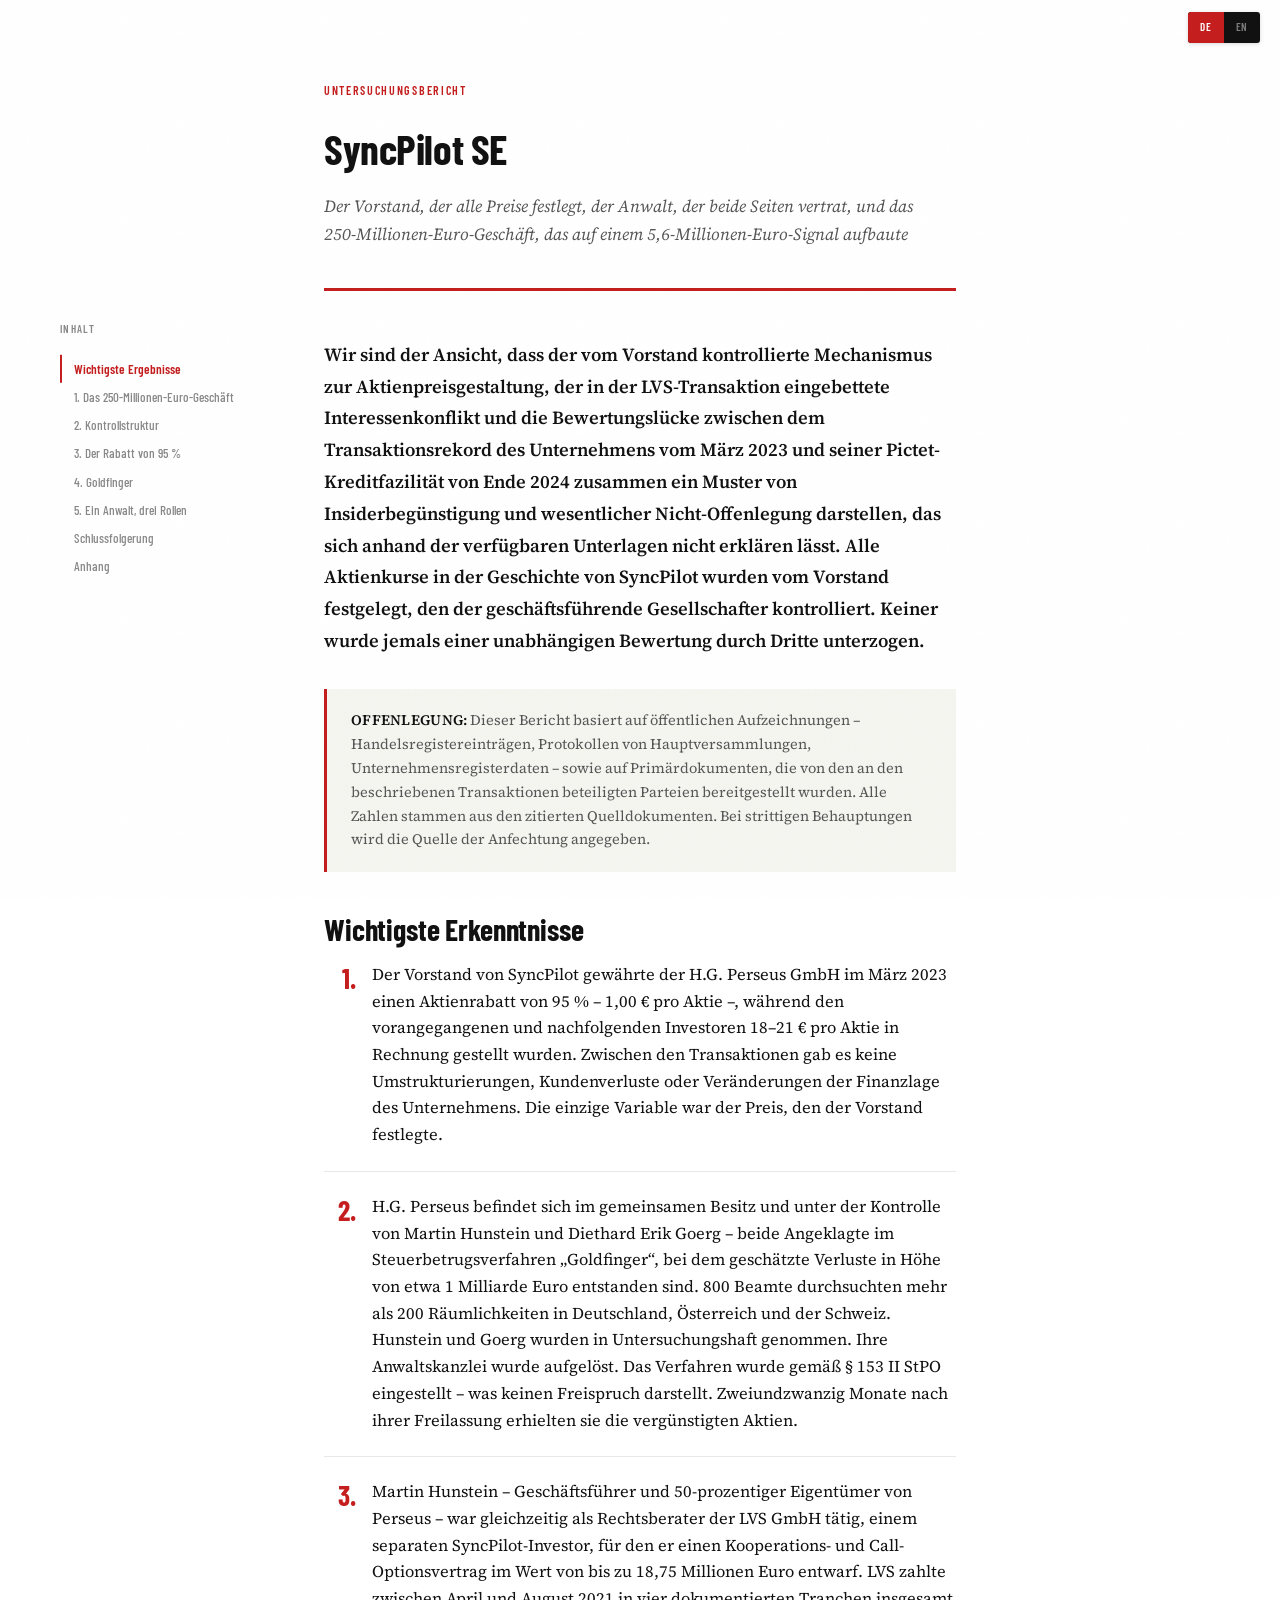
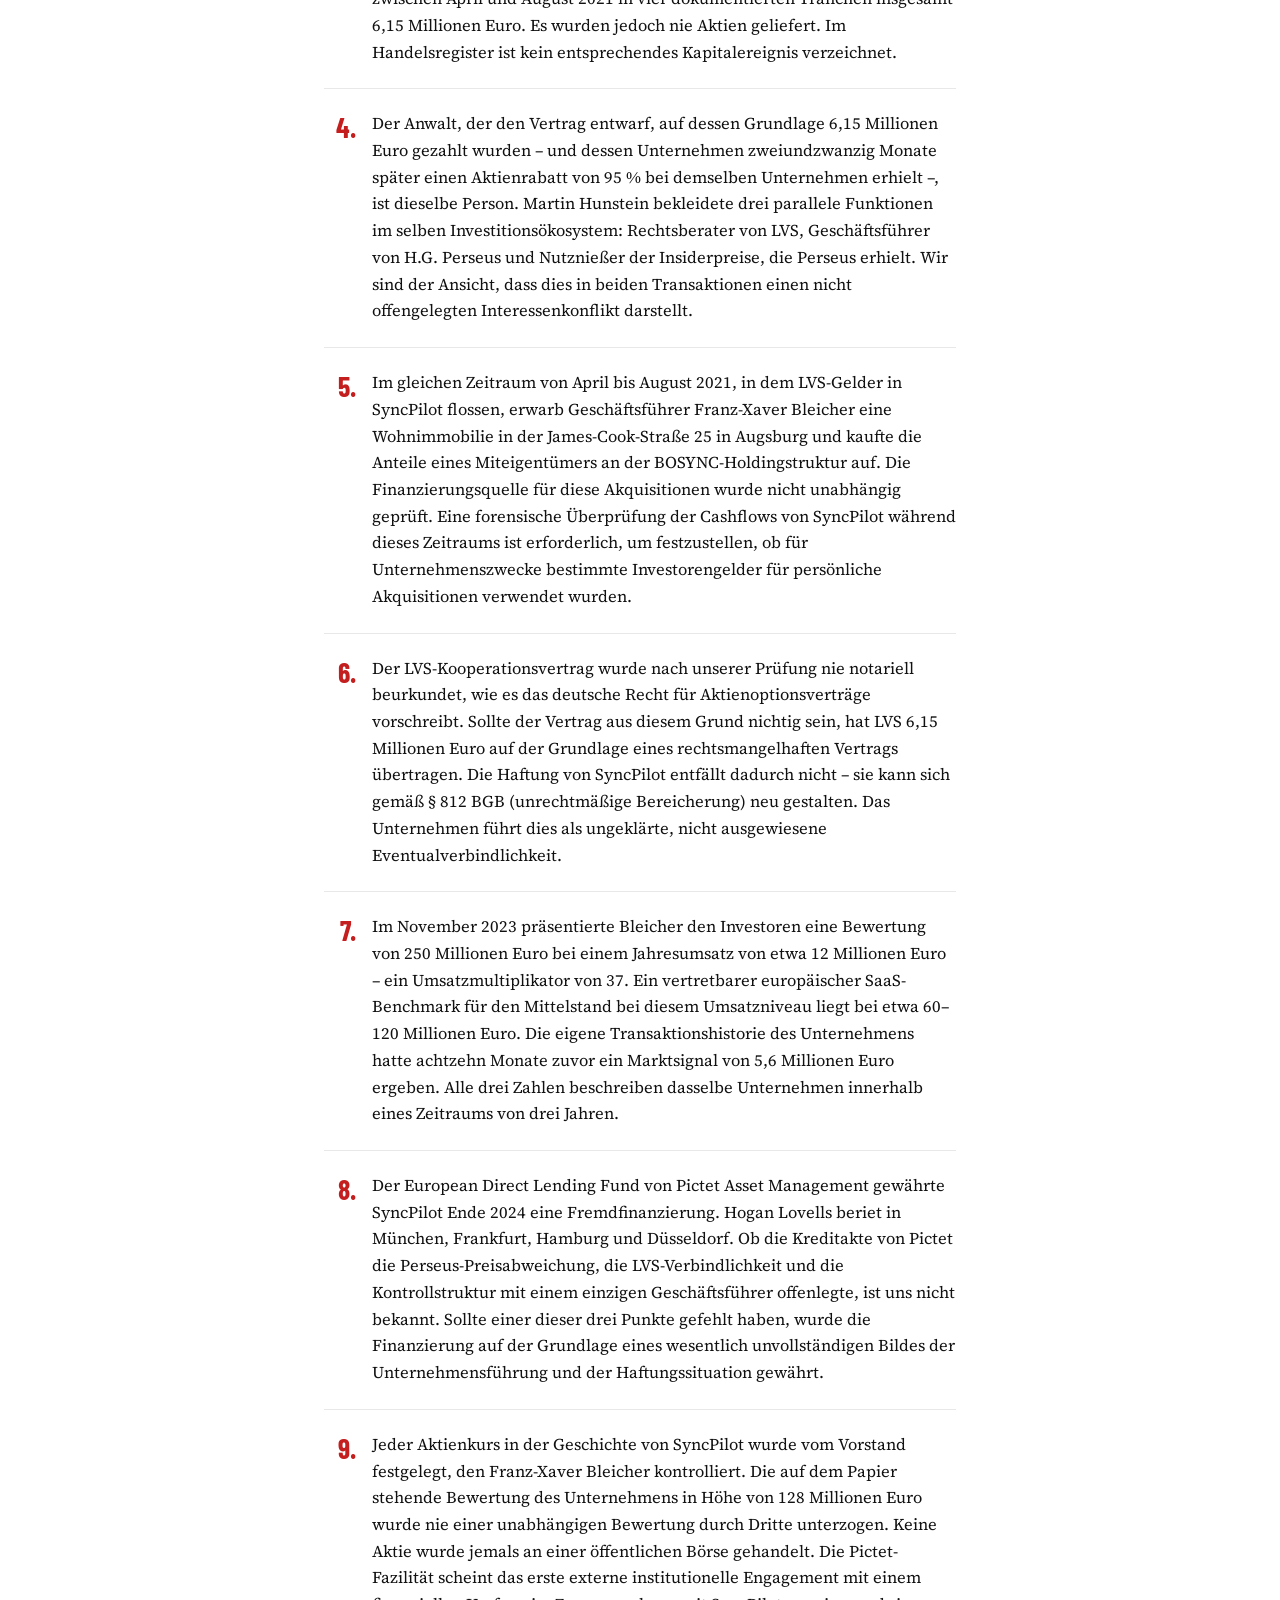
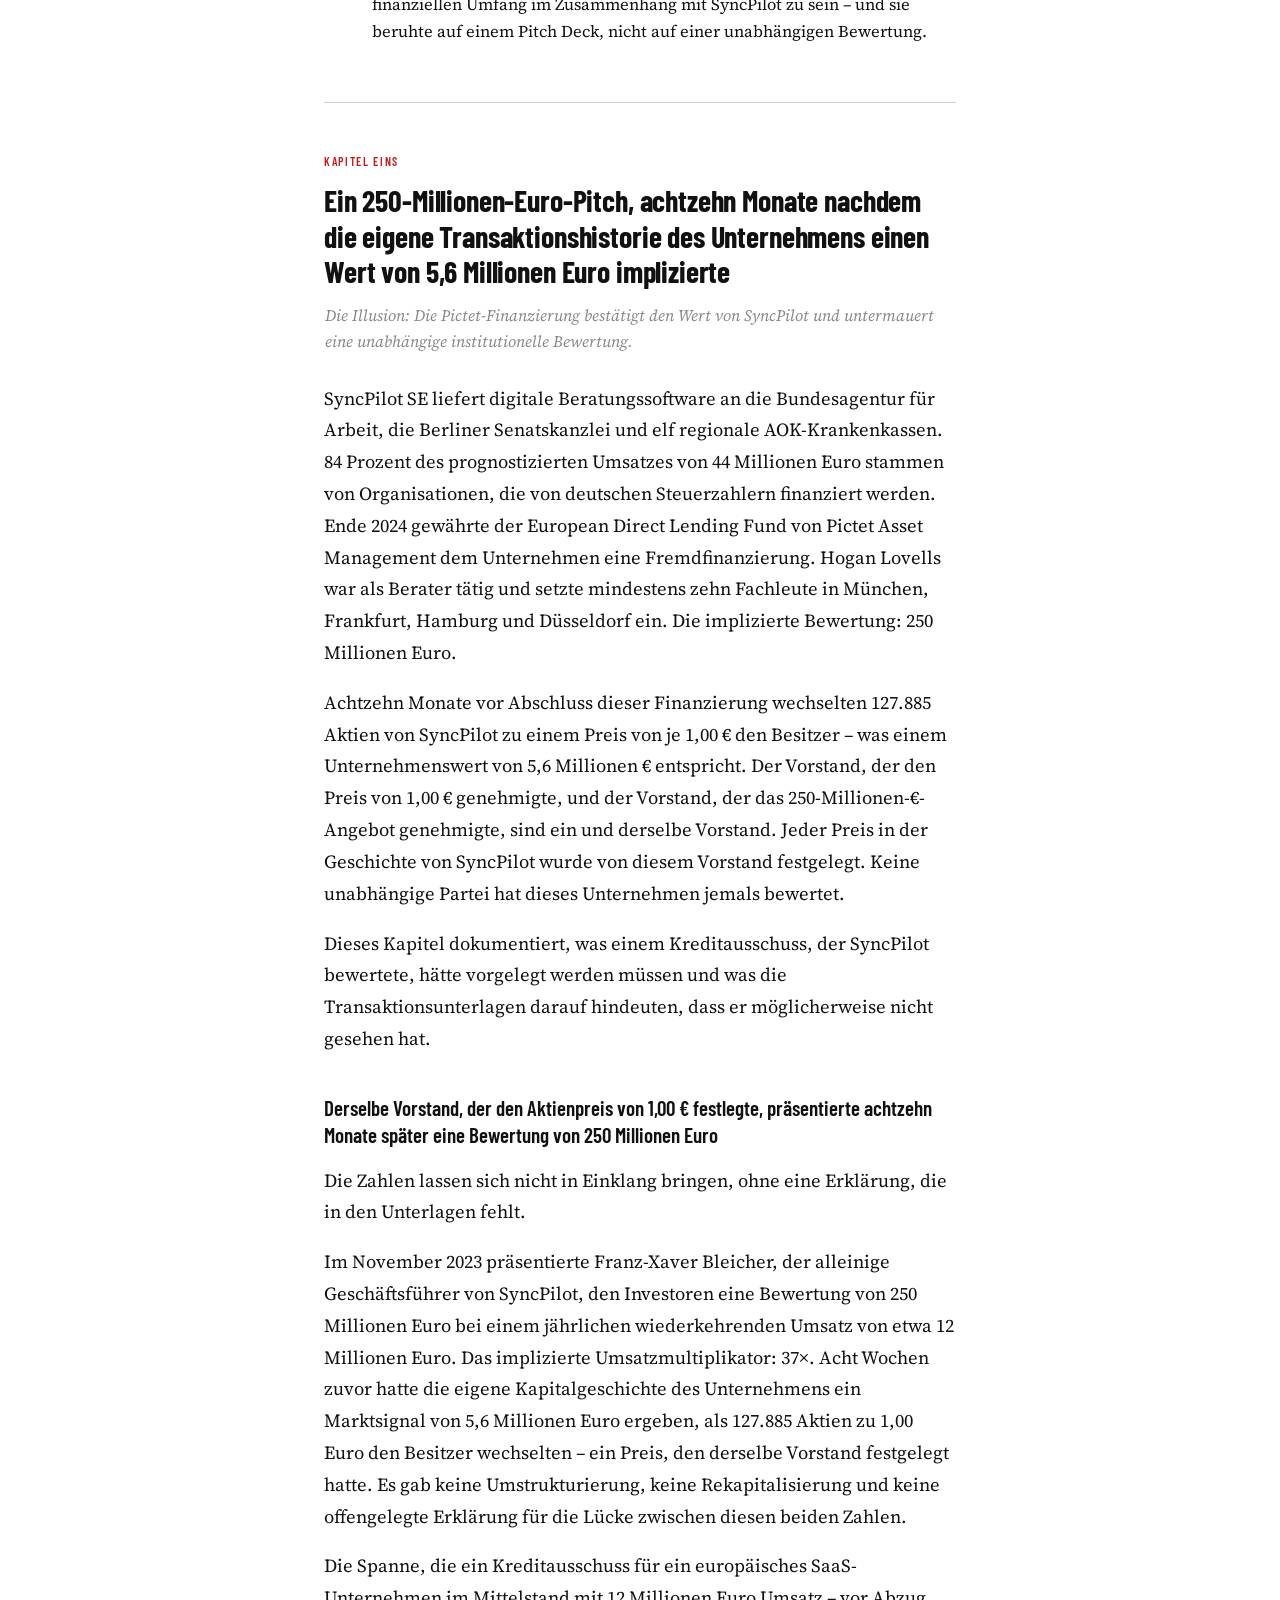
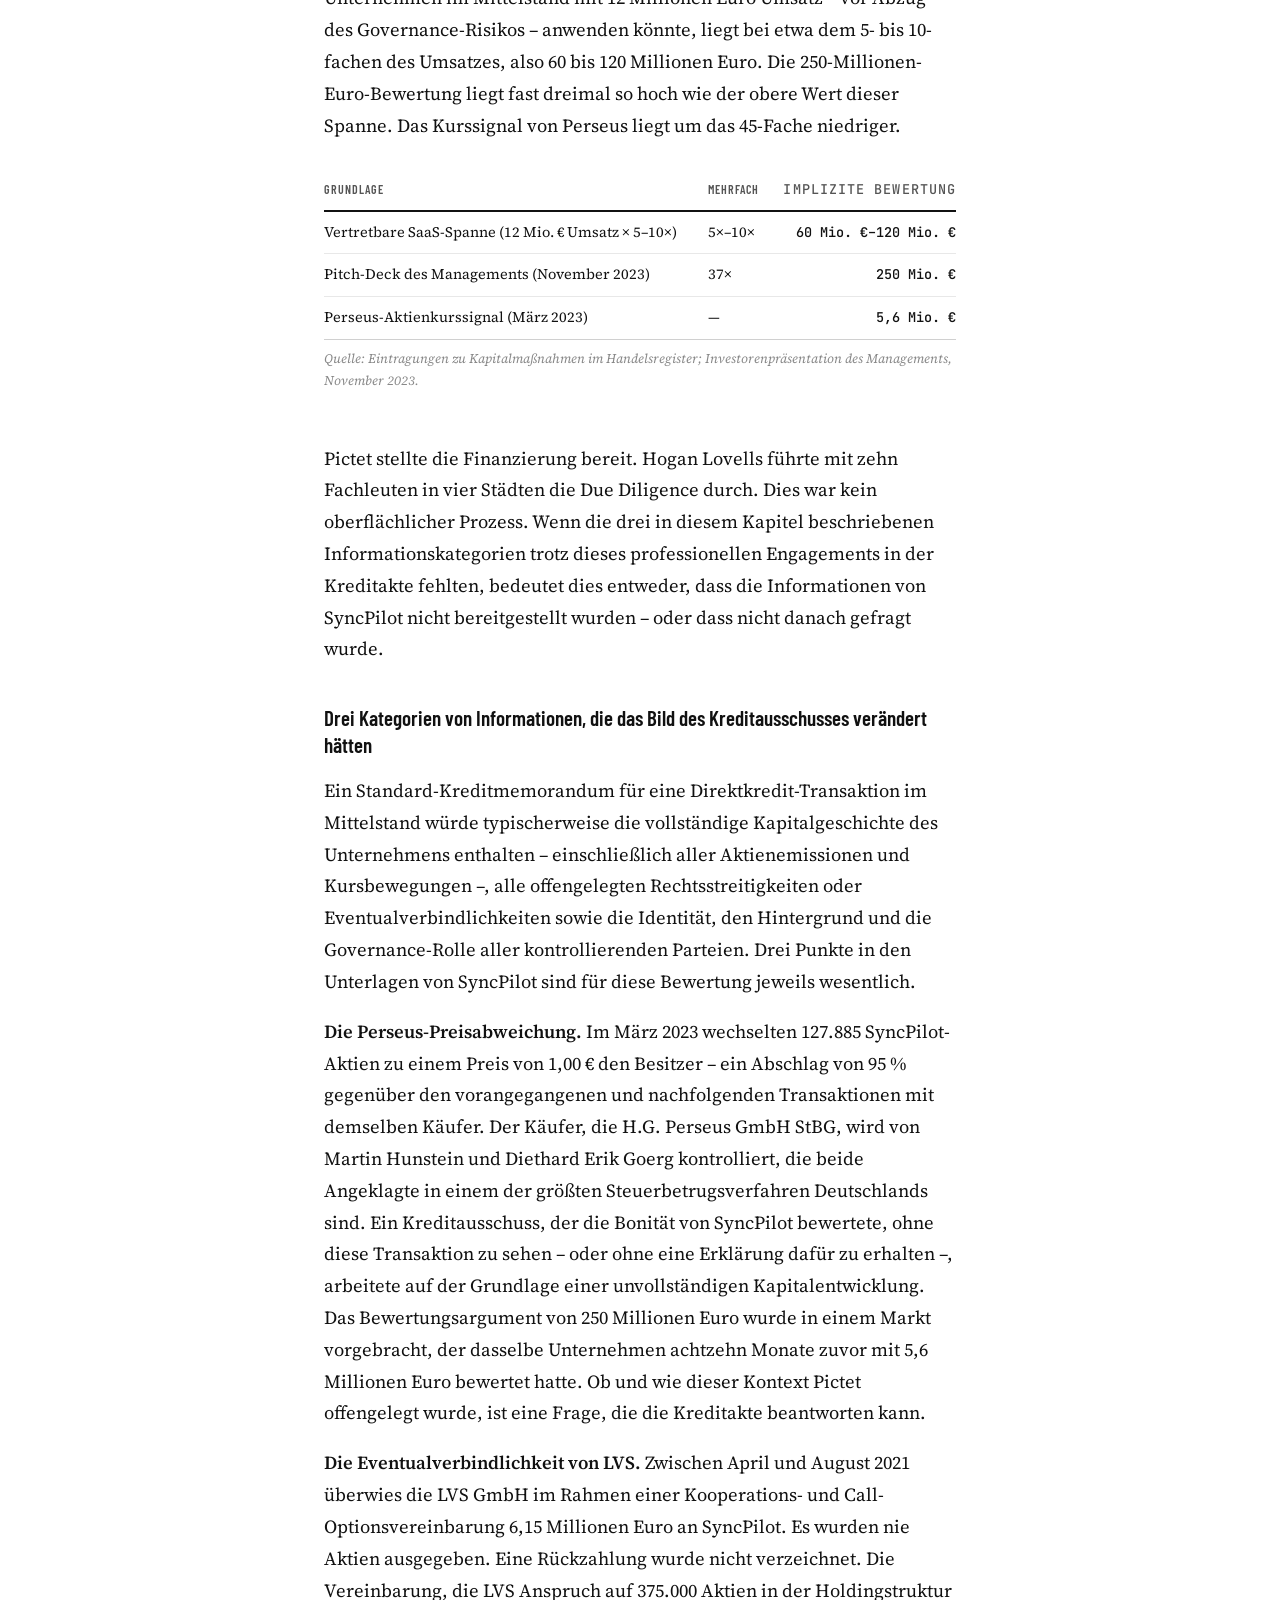
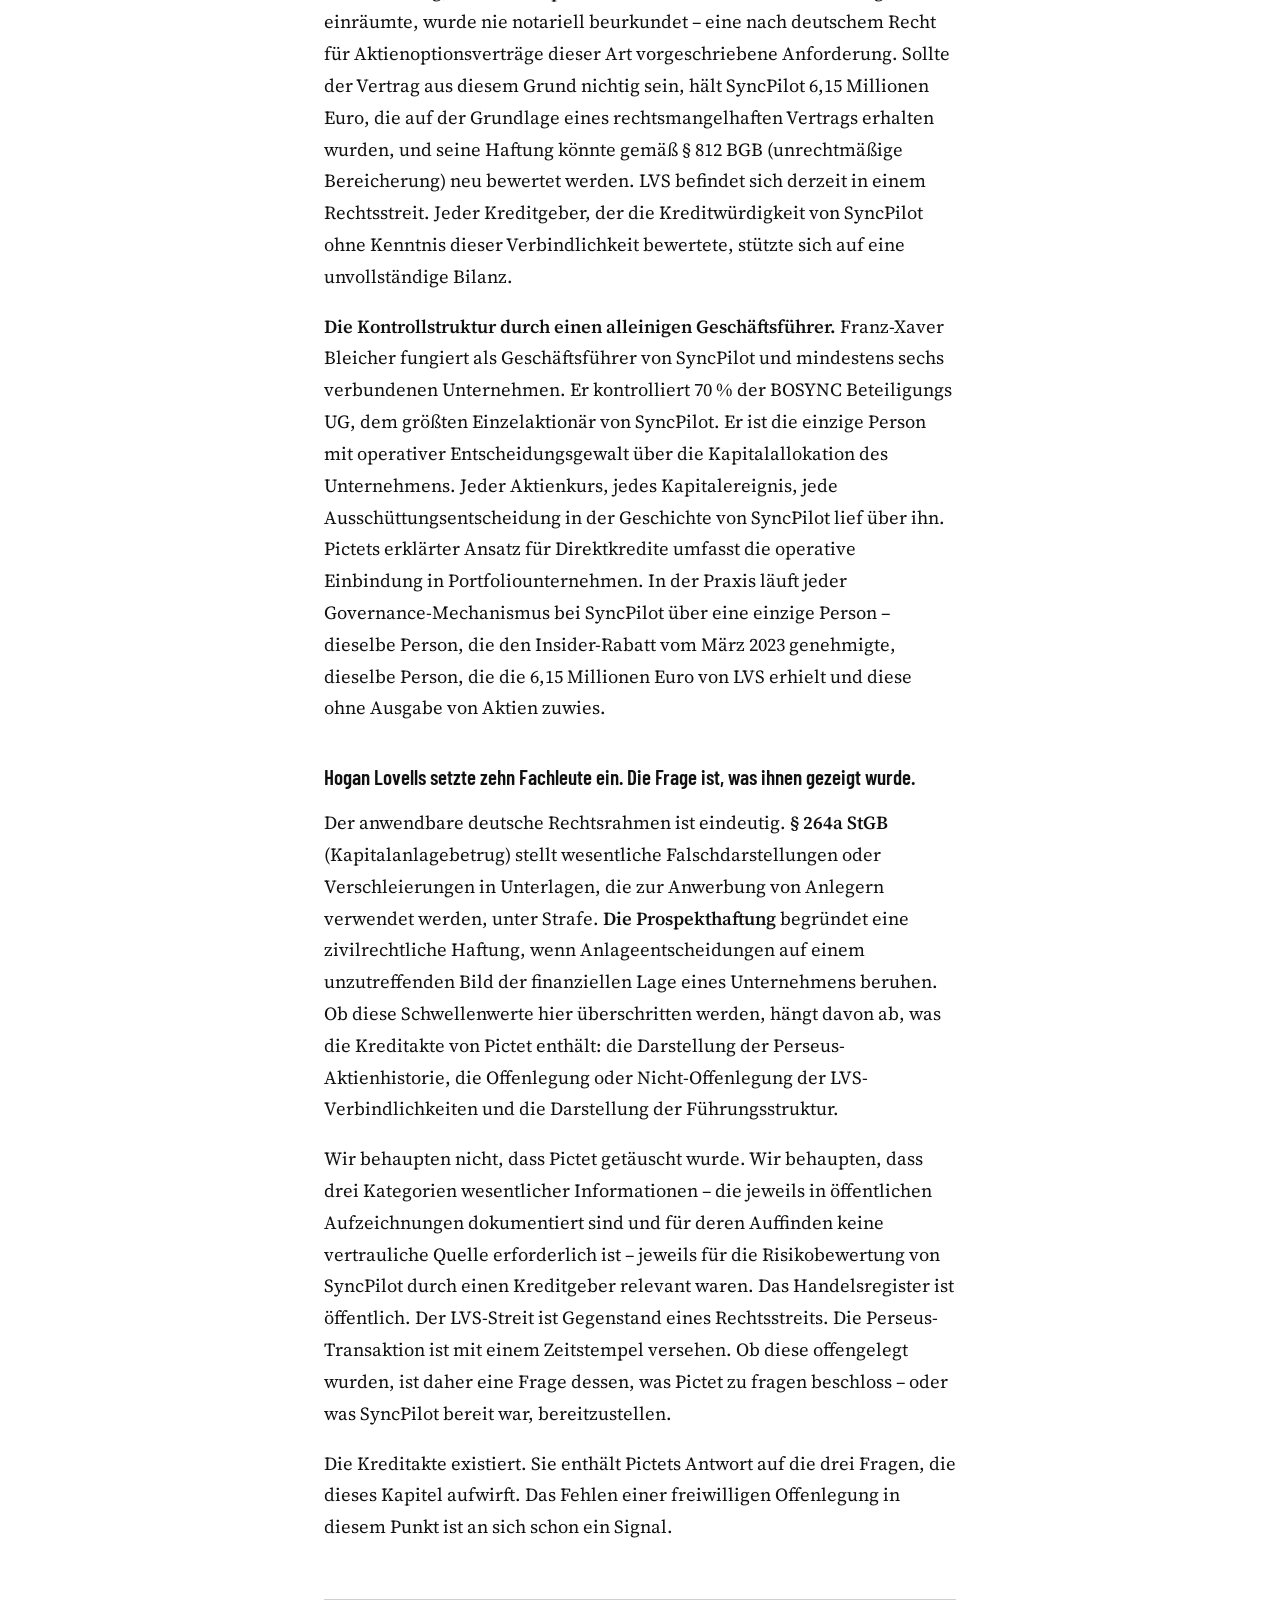
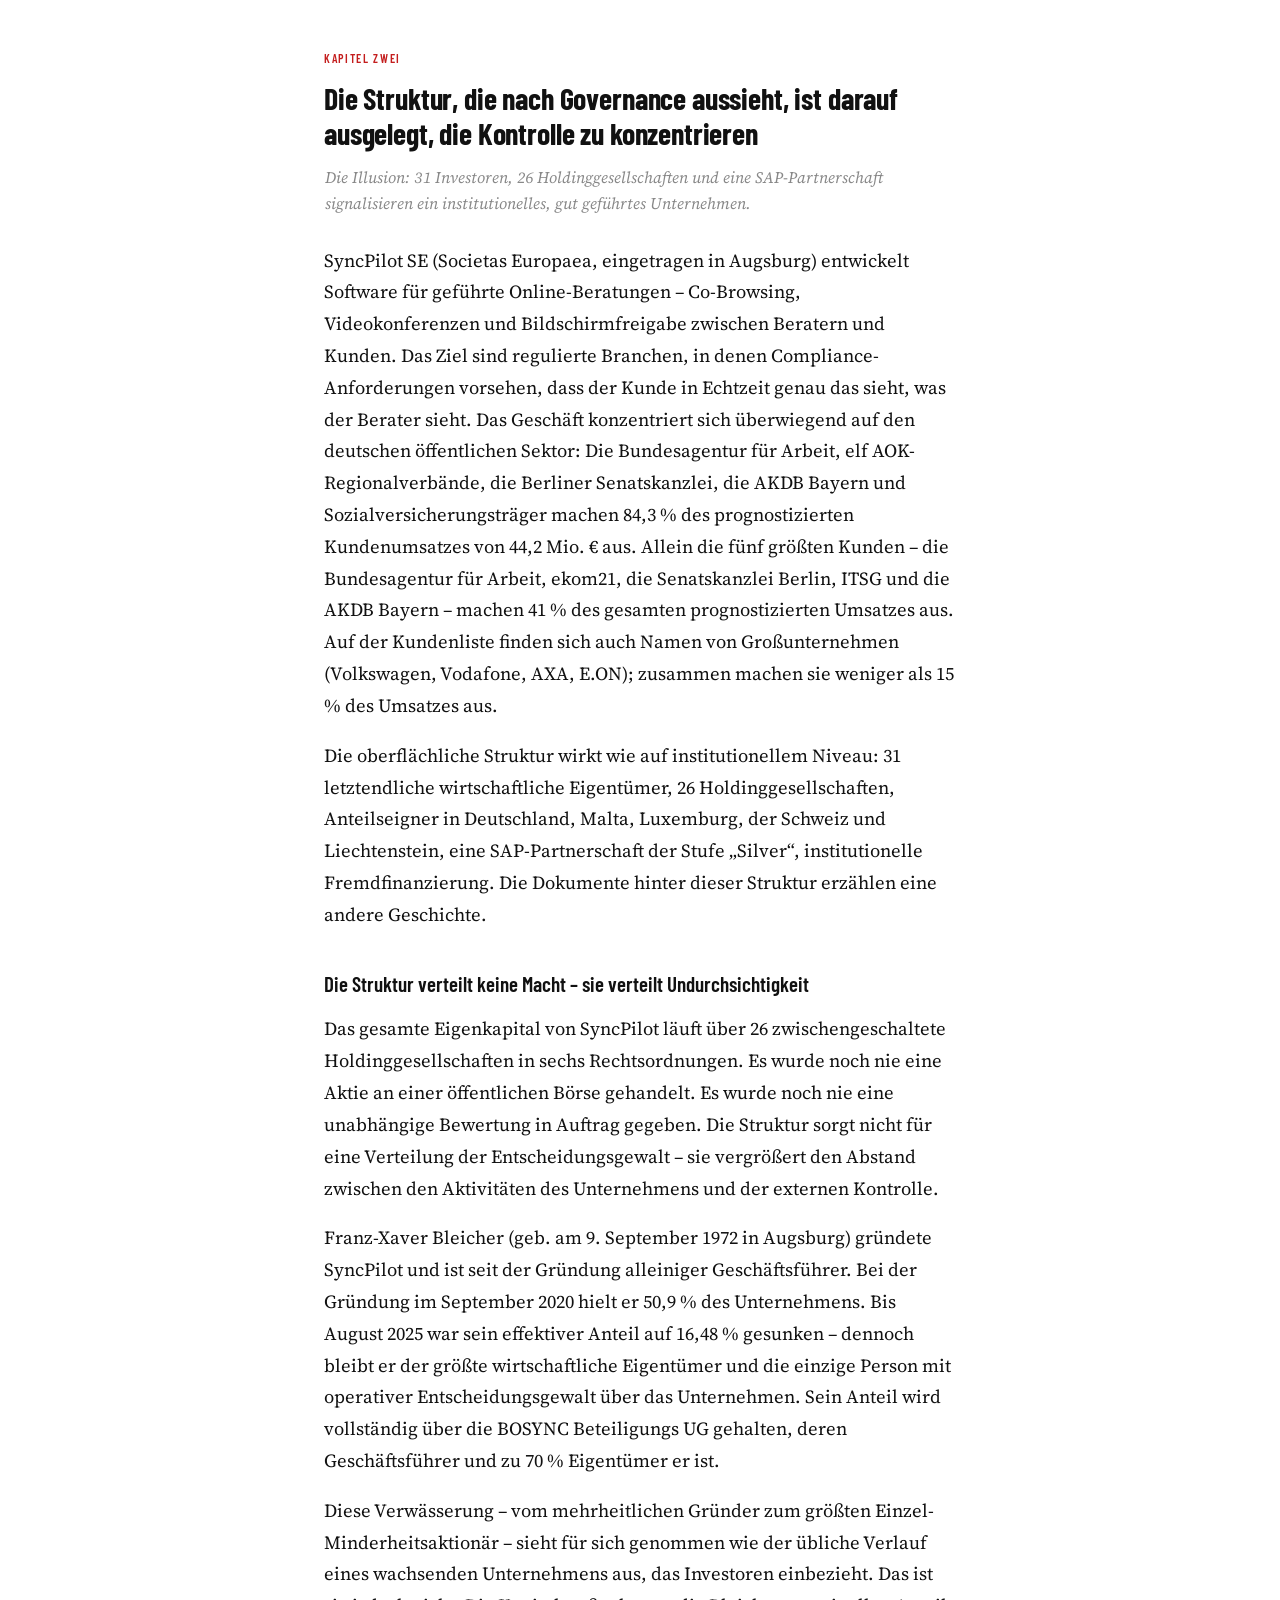
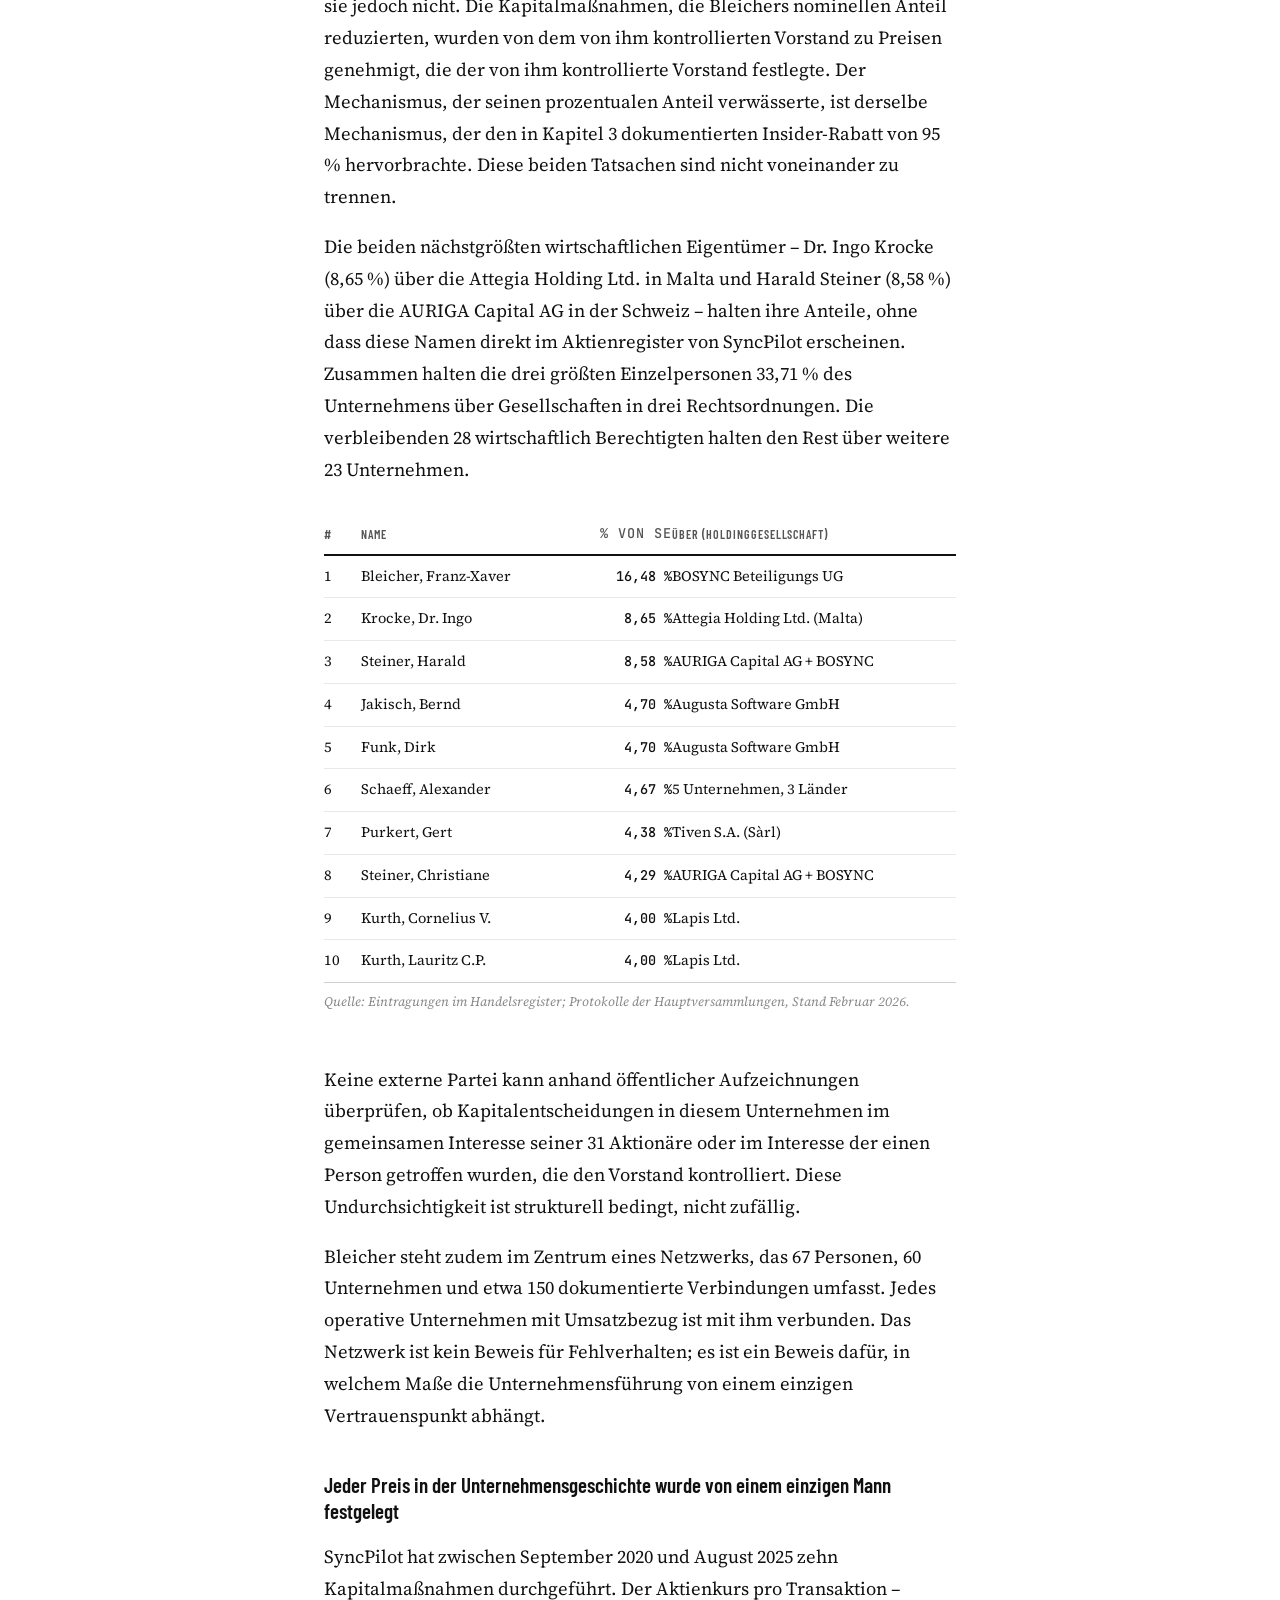
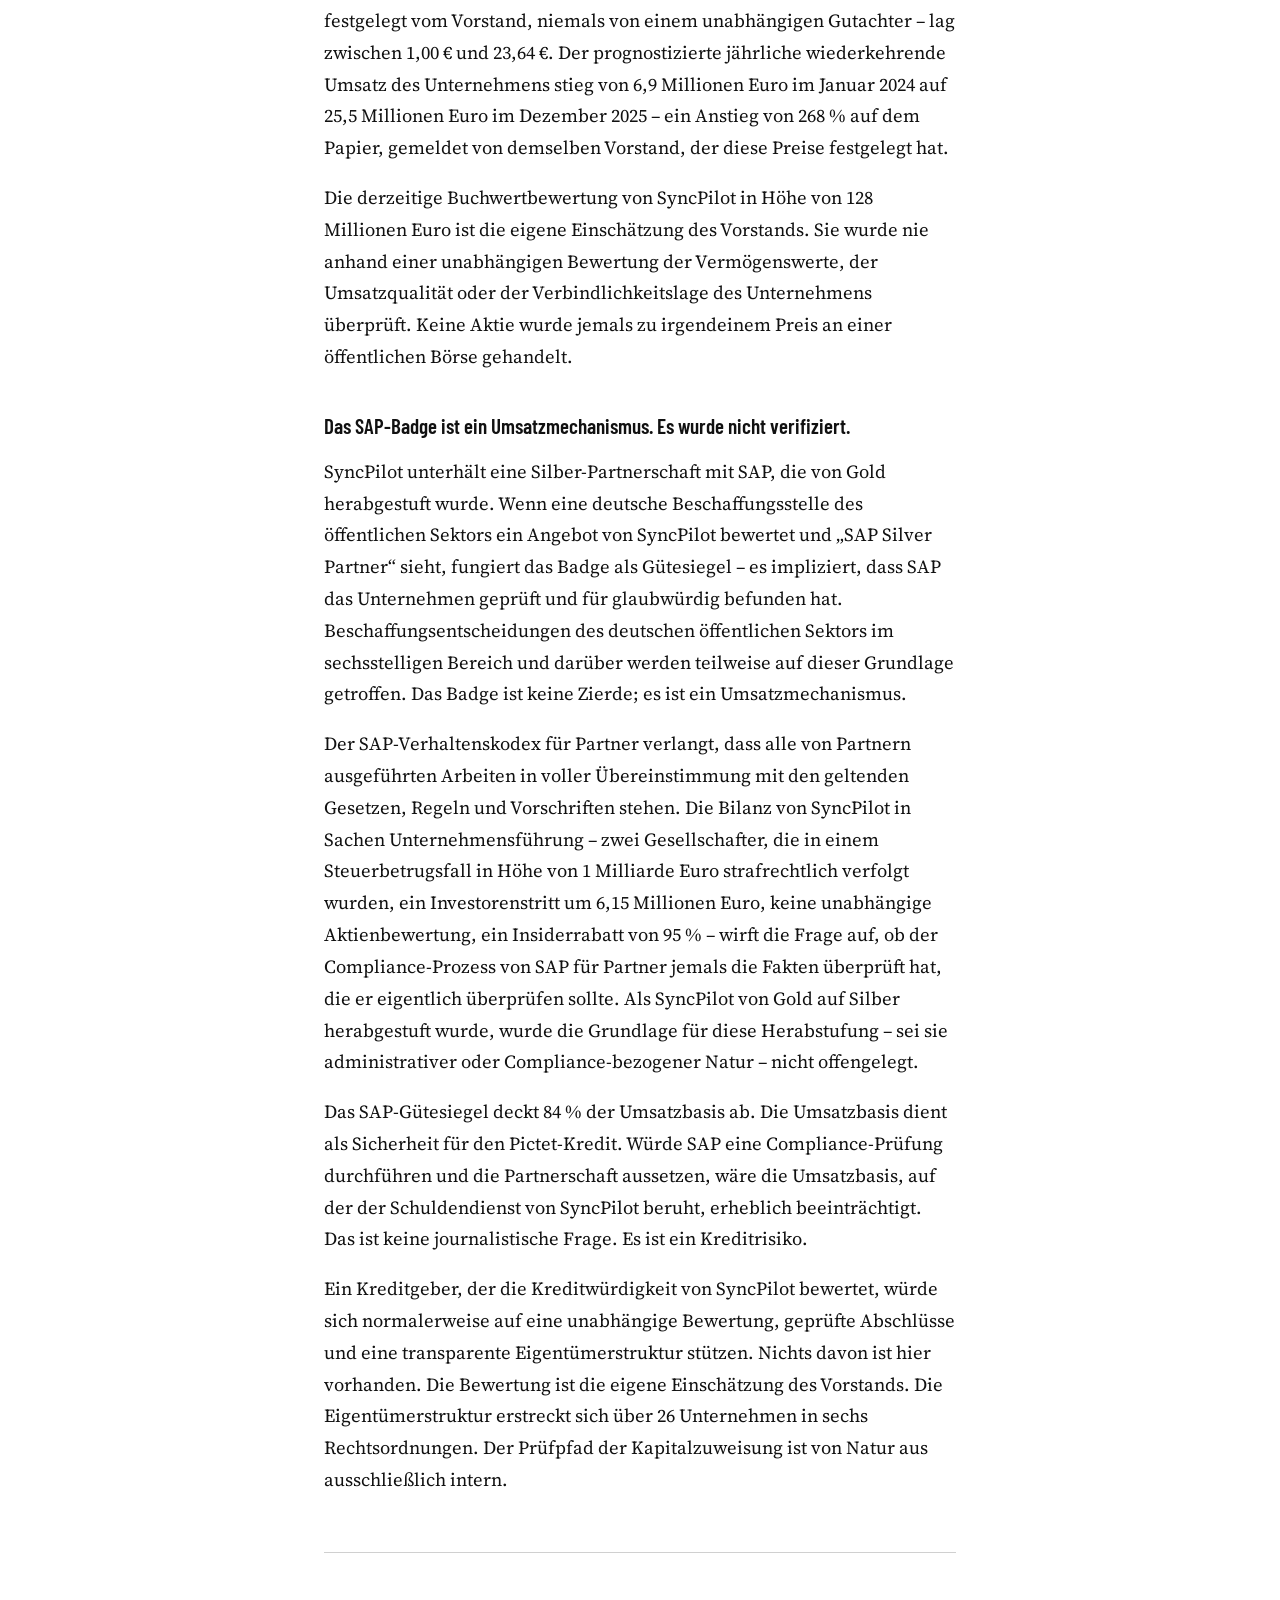
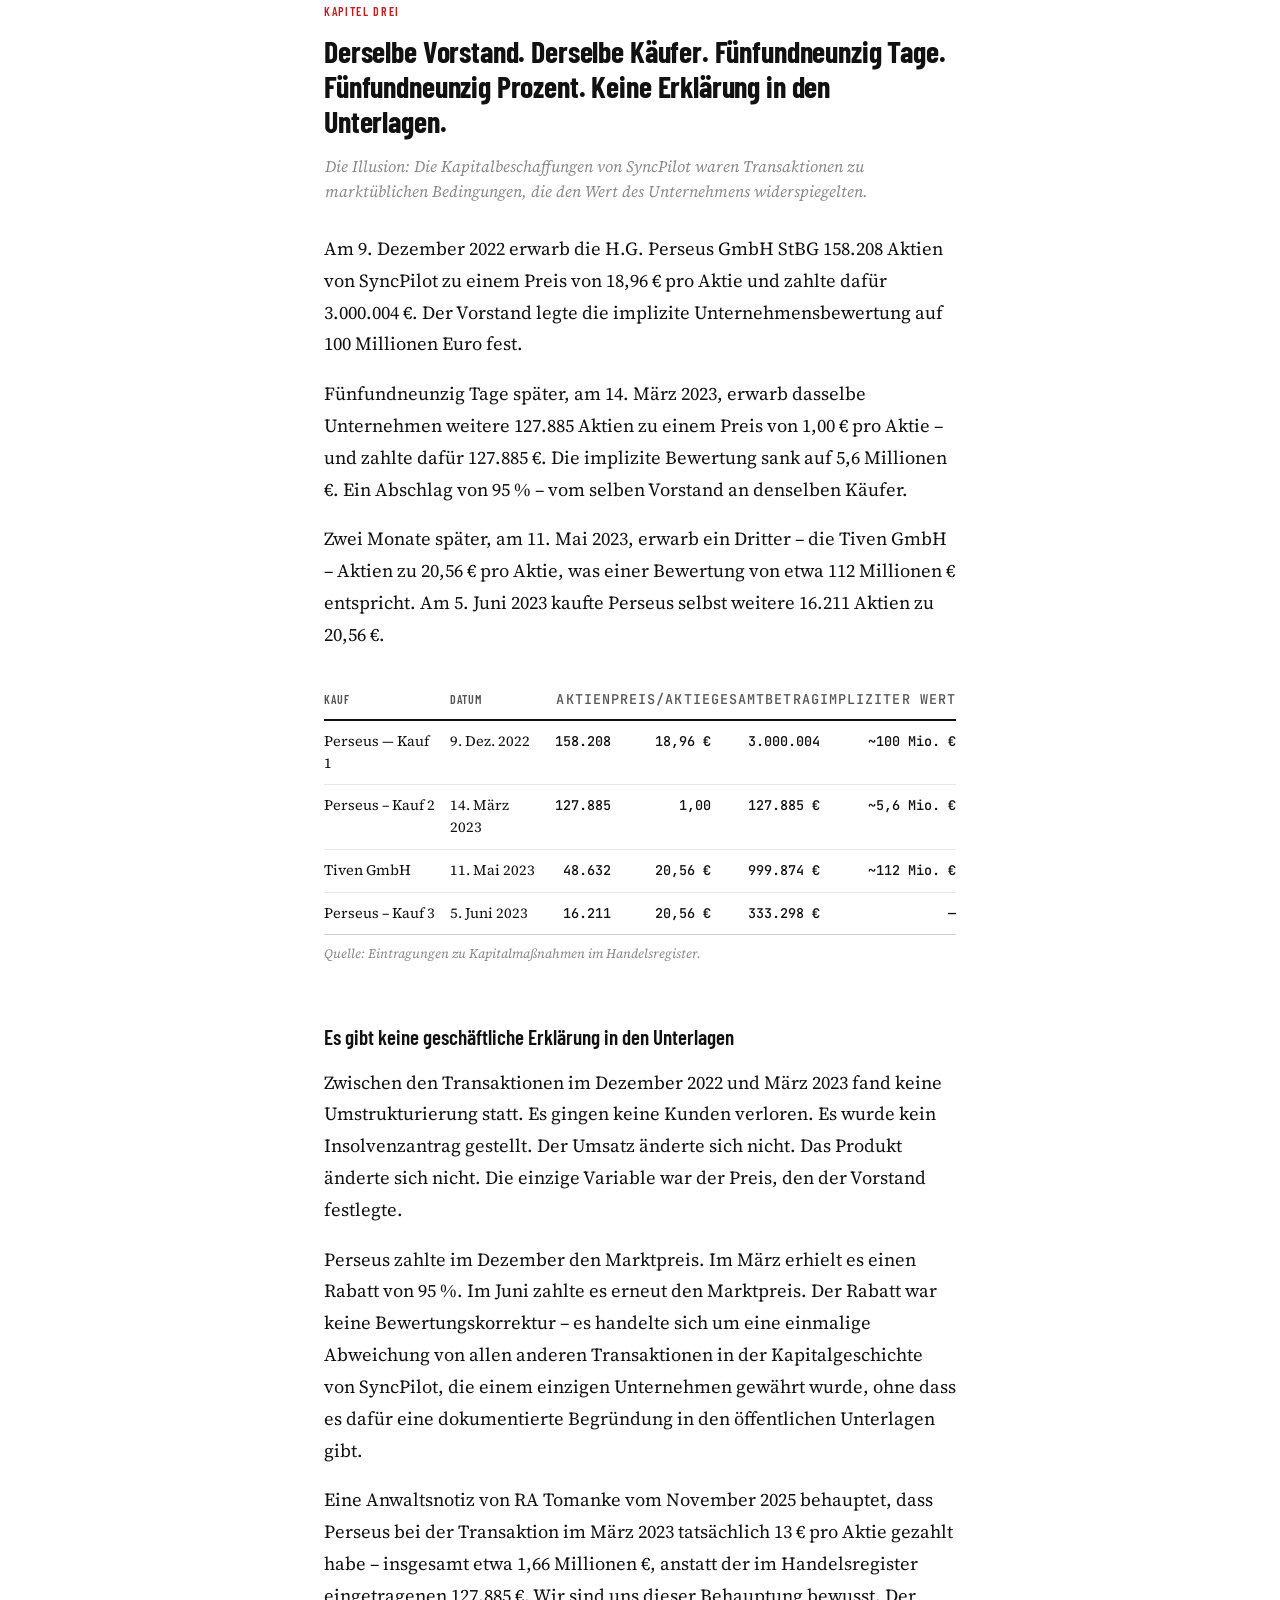
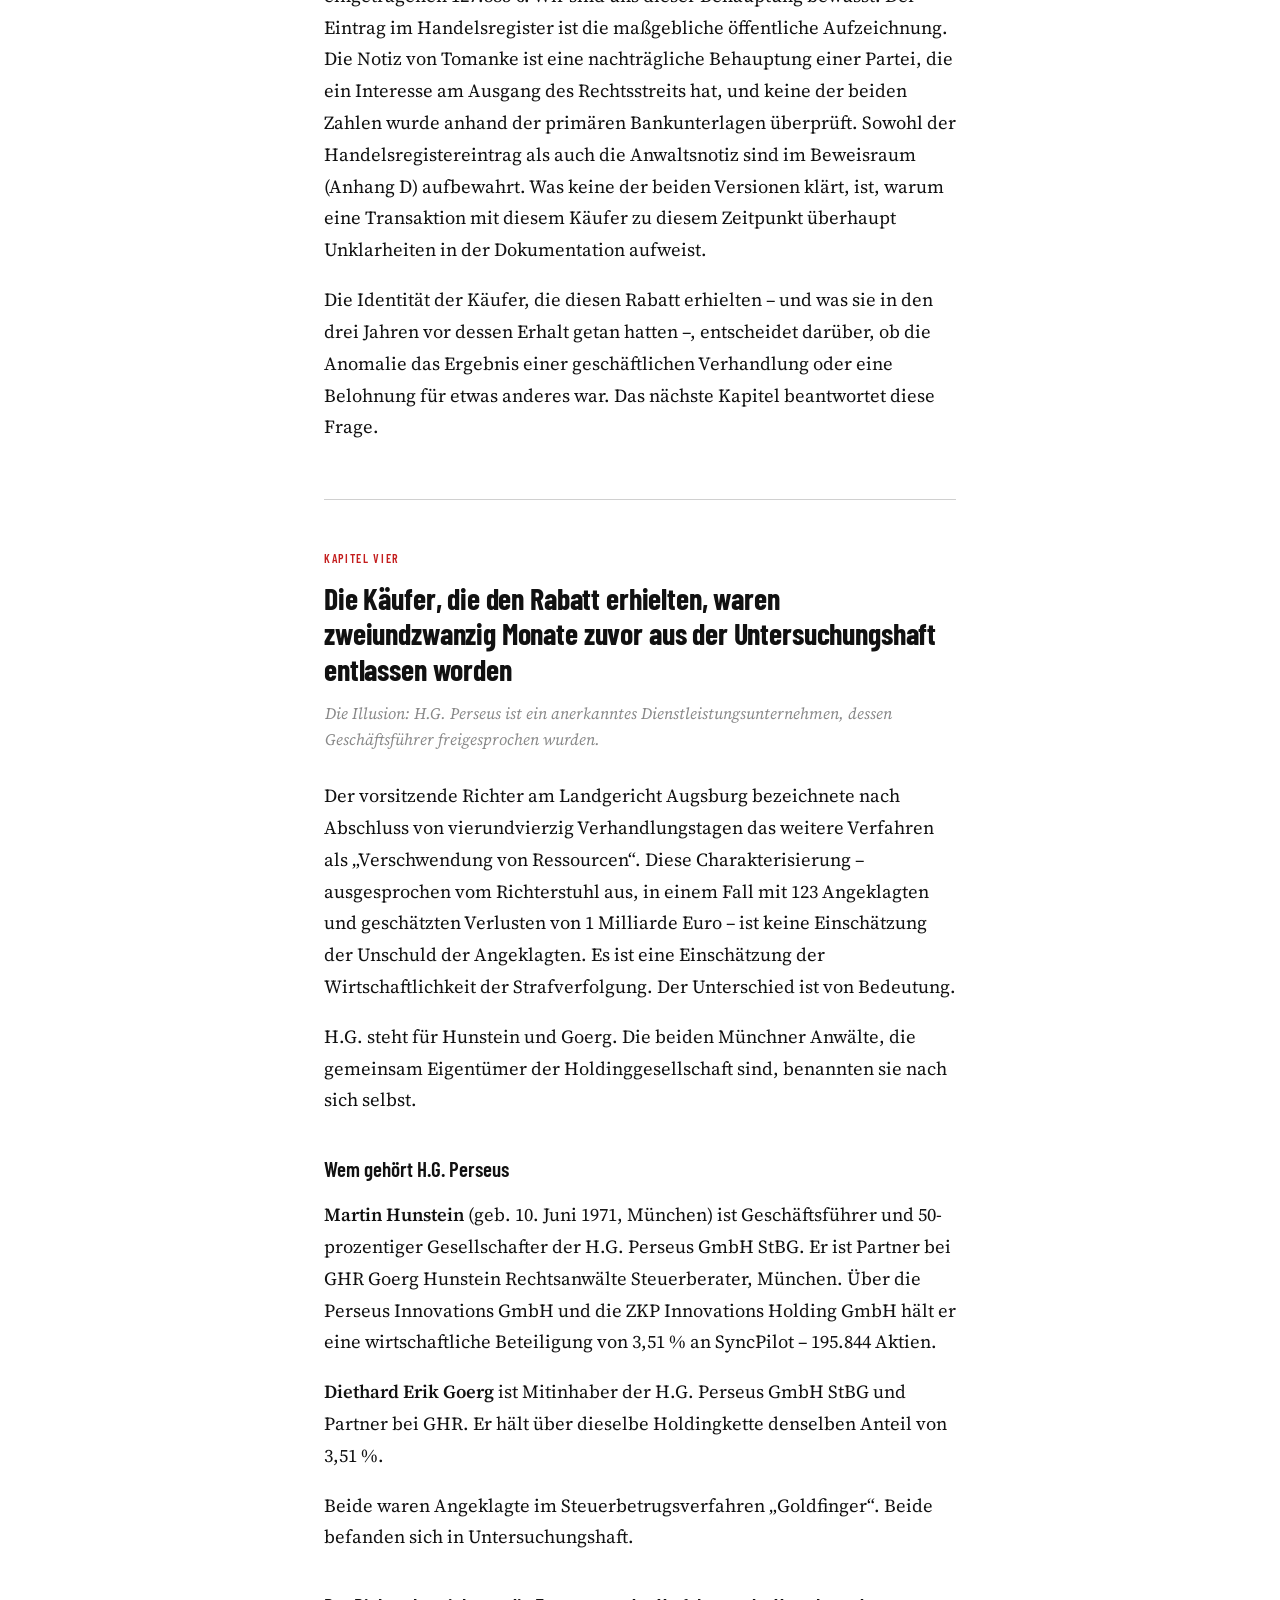
<file: index.html>
<!DOCTYPE html>
<html lang="de">
<head>
<meta charset="utf-8" />
<meta name="viewport" content="width=device-width, initial-scale=1.0" />
<title>SyncPilot SE – Untersuchungsbericht</title>
<link rel="preconnect" href="https://fonts.googleapis.com" />
<link rel="preconnect" href="https://fonts.gstatic.com" crossorigin />
<link href="https://fonts.googleapis.com/css2?family=Barlow+Condensed:ital,wght@0,400;0,500;0,600;0,700;0,800&family=Source+Serif+4:ital,opsz,wght@0,8..60,300;0,8..60,400;0,8..60,500;0,8..60,600;0,8..60,700;1,8..60,300;1,8..60,400;1,8..60,500&family=JetBrains+Mono:wght@400;500;600&display=swap" rel="stylesheet" />
<link rel="stylesheet" href="SyncPilot_Report.css" />
</head>
<body>

<div class="lang-toggle">
  <a href="index.html" class="active">DE</a>
  <a href="SyncPilot_Report_EN.html">EN</a>
</div>

<div class="progress-bar" id="progressBar"></div>

<!-- Sticky TOC rail -->
<nav class="toc-rail" id="tocRail">
  <div class="toc-rail__label">Inhalt</div>
  <a href="#key-findings" data-toc="">Wichtigste Ergebnisse</a>
  <a href="#chapter-1" data-toc="">1. Das 250-Millionen-Euro-Geschäft</a>
  <a href="#chapter-2" data-toc="">2. Kontrollstruktur</a>
  <a href="#chapter-3" data-toc="">3. Der Rabatt von 95 %</a>
  <a href="#chapter-4" data-toc="">4. Goldfinger</a>
  <a href="#chapter-5" data-toc="">5. Ein Anwalt, drei Rollen</a>
  <a href="#conclusion" data-toc="">Schlussfolgerung</a>
  <a href="#appendix" data-toc="">Anhang</a>
</nav>

<main class="column">

  <!-- ============== HERO ============== -->
  <header class="hero reveal">
    <div class="hero__eyebrow">Untersuchungsbericht</div>
    <h1 class="hero__title">SyncPilot SE</h1>
    <p class="hero__subtitle">Der Vorstand, der alle Preise festlegt, der Anwalt, der beide Seiten vertrat, und das 250-Millionen-Euro-Geschäft, das auf einem 5,6-Millionen-Euro-Signal aufbaute</p>
    <hr class="hero__rule" />
  </header>

  <!-- ============== THESIS ============== -->
  <section class="reveal">
    <p><strong>Wir sind der Ansicht, dass der vom Vorstand kontrollierte Mechanismus zur Aktienpreisgestaltung, der in der LVS-Transaktion eingebettete Interessenkonflikt und die Bewertungslücke zwischen dem Transaktionsrekord des Unternehmens vom März 2023 und seiner Pictet-Kreditfazilität von Ende 2024 zusammen ein Muster von Insiderbegünstigung und wesentlicher Nicht-Offenlegung darstellen, das sich anhand der verfügbaren Unterlagen nicht erklären lässt. Alle Aktienkurse in der Geschichte von SyncPilot wurden vom Vorstand festgelegt, den der geschäftsführende Gesellschafter kontrolliert. Keiner wurde jemals einer unabhängigen Bewertung durch Dritte unterzogen.</strong></p>
  </section>

  <!-- ============== DISCLOSURE ============== -->
  <div class="disclosure reveal">
   <strong>OFFENLEGUNG:</strong> Dieser Bericht basiert auf öffentlichen Aufzeichnungen – Handelsregistereinträgen, Protokollen von Hauptversammlungen, Unternehmensregisterdaten – sowie auf Primärdokumenten, die von den an den beschriebenen Transaktionen beteiligten Parteien bereitgestellt wurden. Alle Zahlen stammen aus den zitierten Quelldokumenten. Bei strittigen Behauptungen wird die Quelle der Anfechtung angegeben.
  </div>

  <!-- ============== KEY FINDINGS ============== -->
  <section id="key-findings" class="reveal">
    <h2>Wichtigste Erkenntnisse</h2>

    <div class="key-findings">

      <div class="key-finding">
        <span class="key-finding__num">1.</span>
        <div class="key-finding__text">Der Vorstand von SyncPilot gewährte der H.G. Perseus GmbH im März 2023 einen Aktienrabatt von 95 % – 1,00 € pro Aktie –, während den vorangegangenen und nachfolgenden Investoren 18–21 € pro Aktie in Rechnung gestellt wurden. Zwischen den Transaktionen gab es keine Umstrukturierungen, Kundenverluste oder Veränderungen der Finanzlage des Unternehmens. Die einzige Variable war der Preis, den der Vorstand festlegte.</div>
      </div>

      <div class="key-finding">
        <span class="key-finding__num">2.</span>
        <div class="key-finding__text">H.G. Perseus befindet sich im gemeinsamen Besitz und unter der Kontrolle von Martin Hunstein und Diethard Erik Goerg – beide Angeklagte im Steuerbetrugsverfahren „Goldfinger“, bei dem geschätzte Verluste in Höhe von etwa 1 Milliarde Euro entstanden sind. 800 Beamte durchsuchten mehr als 200 Räumlichkeiten in Deutschland, Österreich und der Schweiz. Hunstein und Goerg wurden in Untersuchungshaft genommen. Ihre Anwaltskanzlei wurde aufgelöst. Das Verfahren wurde gemäß § 153 II StPO eingestellt – was keinen Freispruch darstellt. Zweiundzwanzig Monate nach ihrer Freilassung erhielten sie die vergünstigten Aktien.</div>
      </div>

      <div class="key-finding">
        <span class="key-finding__num">3.</span>
        <div class="key-finding__text">Martin Hunstein – Geschäftsführer und 50-prozentiger Eigentümer von Perseus – war gleichzeitig als Rechtsberater der LVS GmbH tätig, einem separaten SyncPilot-Investor, für den er einen Kooperations- und Call-Optionsvertrag im Wert von bis zu 18,75 Millionen Euro entwarf. LVS zahlte zwischen April und August 2021 in vier dokumentierten Tranchen insgesamt 6,15 Millionen Euro. Es wurden jedoch nie Aktien geliefert. Im Handelsregister ist kein entsprechendes Kapitalereignis verzeichnet.</div>
      </div>

      <div class="key-finding">
        <span class="key-finding__num">4.</span>
        <div class="key-finding__text">Der Anwalt, der den Vertrag entwarf, auf dessen Grundlage 6,15 Millionen Euro gezahlt wurden – und dessen Unternehmen zweiundzwanzig Monate später einen Aktienrabatt von 95 % bei demselben Unternehmen erhielt –, ist dieselbe Person. Martin Hunstein bekleidete drei parallele Funktionen im selben Investitionsökosystem: Rechtsberater von LVS, Geschäftsführer von H.G. Perseus und Nutznießer der Insiderpreise, die Perseus erhielt. Wir sind der Ansicht, dass dies in beiden Transaktionen einen nicht offengelegten Interessenkonflikt darstellt.</div>
      </div>

      <div class="key-finding">
        <span class="key-finding__num">5.</span>
        <div class="key-finding__text">Im gleichen Zeitraum von April bis August 2021, in dem LVS-Gelder in SyncPilot flossen, erwarb Geschäftsführer Franz-Xaver Bleicher eine Wohnimmobilie in der James-Cook-Straße 25 in Augsburg und kaufte die Anteile eines Miteigentümers an der BOSYNC-Holdingstruktur auf. Die Finanzierungsquelle für diese Akquisitionen wurde nicht unabhängig geprüft. Eine forensische Überprüfung der Cashflows von SyncPilot während dieses Zeitraums ist erforderlich, um festzustellen, ob für Unternehmenszwecke bestimmte Investorengelder für persönliche Akquisitionen verwendet wurden.</div>
      </div>

      <div class="key-finding">
        <span class="key-finding__num">6.</span>
        <div class="key-finding__text">Der LVS-Kooperationsvertrag wurde nach unserer Prüfung nie notariell beurkundet, wie es das deutsche Recht für Aktienoptionsverträge vorschreibt. Sollte der Vertrag aus diesem Grund nichtig sein, hat LVS 6,15 Millionen Euro auf der Grundlage eines rechtsmangelhaften Vertrags übertragen. Die Haftung von SyncPilot entfällt dadurch nicht – sie kann sich gemäß § 812 BGB (unrechtmäßige Bereicherung) neu gestalten. Das Unternehmen führt dies als ungeklärte, nicht ausgewiesene Eventualverbindlichkeit.</div>
      </div>

      <div class="key-finding">
        <span class="key-finding__num">7.</span>
        <div class="key-finding__text">Im November 2023 präsentierte Bleicher den Investoren eine Bewertung von 250 Millionen Euro bei einem Jahresumsatz von etwa 12 Millionen Euro – ein Umsatzmultiplikator von 37. Ein vertretbarer europäischer SaaS-Benchmark für den Mittelstand bei diesem Umsatzniveau liegt bei etwa 60–120 Millionen Euro. Die eigene Transaktionshistorie des Unternehmens hatte achtzehn Monate zuvor ein Marktsignal von 5,6 Millionen Euro ergeben. Alle drei Zahlen beschreiben dasselbe Unternehmen innerhalb eines Zeitraums von drei Jahren.</div>
      </div>

      <div class="key-finding">
        <span class="key-finding__num">8.</span>
        <div class="key-finding__text">Der European Direct Lending Fund von Pictet Asset Management gewährte SyncPilot Ende 2024 eine Fremdfinanzierung. Hogan Lovells beriet in München, Frankfurt, Hamburg und Düsseldorf. Ob die Kreditakte von Pictet die Perseus-Preisabweichung, die LVS-Verbindlichkeit und die Kontrollstruktur mit einem einzigen Geschäftsführer offenlegte, ist uns nicht bekannt. Sollte einer dieser drei Punkte gefehlt haben, wurde die Finanzierung auf der Grundlage eines wesentlich unvollständigen Bildes der Unternehmensführung und der Haftungssituation gewährt.</div>
      </div>

      <div class="key-finding">
        <span class="key-finding__num">9.</span>
        <div class="key-finding__text">Jeder Aktienkurs in der Geschichte von SyncPilot wurde vom Vorstand festgelegt, den Franz-Xaver Bleicher kontrolliert. Die auf dem Papier stehende Bewertung des Unternehmens in Höhe von 128 Millionen Euro wurde nie einer unabhängigen Bewertung durch Dritte unterzogen. Keine Aktie wurde jemals an einer öffentlichen Börse gehandelt. Die Pictet-Fazilität scheint das erste externe institutionelle Engagement mit einem finanziellen Umfang im Zusammenhang mit SyncPilot zu sein – und sie beruhte auf einem Pitch Deck, nicht auf einer unabhängigen Bewertung.</div>
      </div>

    </div>
  </section>

  <!-- ============== CHAPTER 1 ============== -->
  <hr class="section-rule" />

  <section id="chapter-1" class="reveal">
    <div class="chapter-label">Kapitel Eins</div>
    <h2>Ein 250-Millionen-Euro-Pitch, achtzehn Monate nachdem die eigene Transaktionshistorie des Unternehmens einen Wert von 5,6 Millionen Euro implizierte</h2>
    <p class="chapter-illusion">Die Illusion: Die Pictet-Finanzierung bestätigt den Wert von SyncPilot und untermauert eine unabhängige institutionelle Bewertung.</p>

    <p>SyncPilot SE liefert digitale Beratungssoftware an die Bundesagentur für Arbeit, die Berliner Senatskanzlei und elf regionale AOK-Krankenkassen. 84 Prozent des prognostizierten Umsatzes von 44 Millionen Euro stammen von Organisationen, die von deutschen Steuerzahlern finanziert werden. Ende 2024 gewährte der European Direct Lending Fund von Pictet Asset Management dem Unternehmen eine Fremdfinanzierung. Hogan Lovells war als Berater tätig und setzte mindestens zehn Fachleute in München, Frankfurt, Hamburg und Düsseldorf ein. Die implizierte Bewertung: 250 Millionen Euro.</p>

    <p>Achtzehn Monate vor Abschluss dieser Finanzierung wechselten 127.885 Aktien von SyncPilot zu einem Preis von je 1,00 € den Besitzer – was einem Unternehmenswert von 5,6 Millionen € entspricht. Der Vorstand, der den Preis von 1,00 € genehmigte, und der Vorstand, der das 250-Millionen-€-Angebot genehmigte, sind ein und derselbe Vorstand. Jeder Preis in der Geschichte von SyncPilot wurde von diesem Vorstand festgelegt. Keine unabhängige Partei hat dieses Unternehmen jemals bewertet.</p>

    <p>Dieses Kapitel dokumentiert, was einem Kreditausschuss, der SyncPilot bewertete, hätte vorgelegt werden müssen und was die Transaktionsunterlagen darauf hindeuten, dass er möglicherweise nicht gesehen hat.</p>

    <h3>Derselbe Vorstand, der den Aktienpreis von 1,00 € festlegte, präsentierte achtzehn Monate später eine Bewertung von 250 Millionen Euro</h3>

    <p>Die Zahlen lassen sich nicht in Einklang bringen, ohne eine Erklärung, die in den Unterlagen fehlt.</p>

    <p>Im November 2023 präsentierte Franz-Xaver Bleicher, der alleinige Geschäftsführer von SyncPilot, den Investoren eine Bewertung von 250 Millionen Euro bei einem jährlichen wiederkehrenden Umsatz von etwa 12 Millionen Euro. Das implizierte Umsatzmultiplikator: 37×. Acht Wochen zuvor hatte die eigene Kapitalgeschichte des Unternehmens ein Marktsignal von 5,6 Millionen Euro ergeben, als 127.885 Aktien zu 1,00 Euro den Besitzer wechselten – ein Preis, den derselbe Vorstand festgelegt hatte. Es gab keine Umstrukturierung, keine Rekapitalisierung und keine offengelegte Erklärung für die Lücke zwischen diesen beiden Zahlen.</p>

    <p>Die Spanne, die ein Kreditausschuss für ein europäisches SaaS-Unternehmen im Mittelstand mit 12 Millionen Euro Umsatz – vor Abzug des Governance-Risikos – anwenden könnte, liegt bei etwa dem 5- bis 10-fachen des Umsatzes, also 60 bis 120 Millionen Euro. Die 250-Millionen-Euro-Bewertung liegt fast dreimal so hoch wie der obere Wert dieser Spanne. Das Kurssignal von Perseus liegt um das 45-Fache niedriger.</p>

    <div class="table-wrap">
      <table>
        <thead>
          <tr>
            <th>Grundlage</th>
            <th>Mehrfach</th>
            <th class="num">Implizite Bewertung</th>
          </tr>
        </thead>
        <tbody>
          <tr>
            <td>Vertretbare SaaS-Spanne (12 Mio. € Umsatz × 5–10×)</td>
            <td>5×–10×</td>
            <td class="num">60 Mio. €–120 Mio. €</td>
          </tr>
          <tr>
            <td>Pitch-Deck des Managements (November 2023)</td>
            <td>37×</td>
            <td class="num">250 Mio. €</td>
          </tr>
          <tr>
            <td>Perseus-Aktienkurssignal (März 2023)</td>
            <td>—</td>
            <td class="num">5,6 Mio. €</td>
          </tr>
        </tbody>
      </table>
      <p class="table-source">Quelle: Eintragungen zu Kapitalmaßnahmen im Handelsregister; Investorenpräsentation des Managements, November 2023.</p>
    </div>

    <p>Pictet stellte die Finanzierung bereit. Hogan Lovells führte mit zehn Fachleuten in vier Städten die Due Diligence durch. Dies war kein oberflächlicher Prozess. Wenn die drei in diesem Kapitel beschriebenen Informationskategorien trotz dieses professionellen Engagements in der Kreditakte fehlten, bedeutet dies entweder, dass die Informationen von SyncPilot nicht bereitgestellt wurden – oder dass nicht danach gefragt wurde.</p>

    <h3>Drei Kategorien von Informationen, die das Bild des Kreditausschusses verändert hätten</h3>

    <p>Ein Standard-Kreditmemorandum für eine Direktkredit-Transaktion im Mittelstand würde typischerweise die vollständige Kapitalgeschichte des Unternehmens enthalten – einschließlich aller Aktienemissionen und Kursbewegungen –, alle offengelegten Rechtsstreitigkeiten oder Eventualverbindlichkeiten sowie die Identität, den Hintergrund und die Governance-Rolle aller kontrollierenden Parteien. Drei Punkte in den Unterlagen von SyncPilot sind für diese Bewertung jeweils wesentlich.</p>

    <p><strong>Die Perseus-Preisabweichung.</strong> Im März 2023 wechselten 127.885 SyncPilot-Aktien zu einem Preis von 1,00 € den Besitzer – ein Abschlag von 95 % gegenüber den vorangegangenen und nachfolgenden Transaktionen mit demselben Käufer. Der Käufer, die H.G. Perseus GmbH StBG, wird von Martin Hunstein und Diethard Erik Goerg kontrolliert, die beide Angeklagte in einem der größten Steuerbetrugsverfahren Deutschlands sind. Ein Kreditausschuss, der die Bonität von SyncPilot bewertete, ohne diese Transaktion zu sehen – oder ohne eine Erklärung dafür zu erhalten –, arbeitete auf der Grundlage einer unvollständigen Kapitalentwicklung. Das Bewertungsargument von 250 Millionen Euro wurde in einem Markt vorgebracht, der dasselbe Unternehmen achtzehn Monate zuvor mit 5,6 Millionen Euro bewertet hatte. Ob und wie dieser Kontext Pictet offengelegt wurde, ist eine Frage, die die Kreditakte beantworten kann.</p>

    <p><strong>Die Eventualverbindlichkeit von LVS.</strong> Zwischen April und August 2021 überwies die LVS GmbH im Rahmen einer Kooperations- und Call-Optionsvereinbarung 6,15 Millionen Euro an SyncPilot. Es wurden nie Aktien ausgegeben. Eine Rückzahlung wurde nicht verzeichnet. Die Vereinbarung, die LVS Anspruch auf 375.000 Aktien in der Holdingstruktur einräumte, wurde nie notariell beurkundet – eine nach deutschem Recht für Aktienoptionsverträge dieser Art vorgeschriebene Anforderung. Sollte der Vertrag aus diesem Grund nichtig sein, hält SyncPilot 6,15 Millionen Euro, die auf der Grundlage eines rechtsmangelhaften Vertrags erhalten wurden, und seine Haftung könnte gemäß § 812 BGB (unrechtmäßige Bereicherung) neu bewertet werden. LVS befindet sich derzeit in einem Rechtsstreit. Jeder Kreditgeber, der die Kreditwürdigkeit von SyncPilot ohne Kenntnis dieser Verbindlichkeit bewertete, stützte sich auf eine unvollständige Bilanz.</p>

    <p><strong>Die Kontrollstruktur durch einen alleinigen Geschäftsführer.</strong> Franz-Xaver Bleicher fungiert als Geschäftsführer von SyncPilot und mindestens sechs verbundenen Unternehmen. Er kontrolliert 70 % der BOSYNC Beteiligungs UG, dem größten Einzelaktionär von SyncPilot. Er ist die einzige Person mit operativer Entscheidungsgewalt über die Kapitalallokation des Unternehmens. Jeder Aktienkurs, jedes Kapitalereignis, jede Ausschüttungsentscheidung in der Geschichte von SyncPilot lief über ihn. Pictets erklärter Ansatz für Direktkredite umfasst die operative Einbindung in Portfoliounternehmen. In der Praxis läuft jeder Governance-Mechanismus bei SyncPilot über eine einzige Person – dieselbe Person, die den Insider-Rabatt vom März 2023 genehmigte, dieselbe Person, die die 6,15 Millionen Euro von LVS erhielt und diese ohne Ausgabe von Aktien zuwies.</p>

    <h3>Hogan Lovells setzte zehn Fachleute ein. Die Frage ist, was ihnen gezeigt wurde.</h3>

    <p>Der anwendbare deutsche Rechtsrahmen ist eindeutig. <strong>§ 264a StGB</strong> (Kapitalanlagebetrug) stellt wesentliche Falschdarstellungen oder Verschleierungen in Unterlagen, die zur Anwerbung von Anlegern verwendet werden, unter Strafe. <strong>Die Prospekthaftung</strong> begründet eine zivilrechtliche Haftung, wenn Anlageentscheidungen auf einem unzutreffenden Bild der finanziellen Lage eines Unternehmens beruhen. Ob diese Schwellenwerte hier überschritten werden, hängt davon ab, was die Kreditakte von Pictet enthält: die Darstellung der Perseus-Aktienhistorie, die Offenlegung oder Nicht-Offenlegung der LVS-Verbindlichkeiten und die Darstellung der Führungsstruktur.</p>

    <p>Wir behaupten nicht, dass Pictet getäuscht wurde. Wir behaupten, dass drei Kategorien wesentlicher Informationen – die jeweils in öffentlichen Aufzeichnungen dokumentiert sind und für deren Auffinden keine vertrauliche Quelle erforderlich ist – jeweils für die Risikobewertung von SyncPilot durch einen Kreditgeber relevant waren. Das Handelsregister ist öffentlich. Der LVS-Streit ist Gegenstand eines Rechtsstreits. Die Perseus-Transaktion ist mit einem Zeitstempel versehen. Ob diese offengelegt wurden, ist daher eine Frage dessen, was Pictet zu fragen beschloss – oder was SyncPilot bereit war, bereitzustellen.</p>

    <p>Die Kreditakte existiert. Sie enthält Pictets Antwort auf die drei Fragen, die dieses Kapitel aufwirft. Das Fehlen einer freiwilligen Offenlegung in diesem Punkt ist an sich schon ein Signal.</p>
  </section>

  <!-- ============== CHAPTER 2 ============== -->
  <hr class="section-rule" />

  <section id="chapter-2" class="reveal">
    <div class="chapter-label">Kapitel Zwei</div>
    <h2>Die Struktur, die nach Governance aussieht, ist darauf ausgelegt, die Kontrolle zu konzentrieren</h2>
    <p class="chapter-illusion">Die Illusion: 31 Investoren, 26 Holdinggesellschaften und eine SAP-Partnerschaft signalisieren ein institutionelles, gut geführtes Unternehmen.</p>

    <p>SyncPilot SE (Societas Europaea, eingetragen in Augsburg) entwickelt Software für geführte Online-Beratungen – Co-Browsing, Videokonferenzen und Bildschirmfreigabe zwischen Beratern und Kunden. Das Ziel sind regulierte Branchen, in denen Compliance-Anforderungen vorsehen, dass der Kunde in Echtzeit genau das sieht, was der Berater sieht. Das Geschäft konzentriert sich überwiegend auf den deutschen öffentlichen Sektor: Die Bundesagentur für Arbeit, elf AOK-Regionalverbände, die Berliner Senatskanzlei, die AKDB Bayern und Sozialversicherungsträger machen 84,3 % des prognostizierten Kundenumsatzes von 44,2 Mio. € aus. Allein die fünf größten Kunden – die Bundesagentur für Arbeit, ekom21, die Senatskanzlei Berlin, ITSG und die AKDB Bayern – machen 41 % des gesamten prognostizierten Umsatzes aus. Auf der Kundenliste finden sich auch Namen von Großunternehmen (Volkswagen, Vodafone, AXA, E.ON); zusammen machen sie weniger als 15 % des Umsatzes aus.</p>

    <p>Die oberflächliche Struktur wirkt wie auf institutionellem Niveau: 31 letztendliche wirtschaftliche Eigentümer, 26 Holdinggesellschaften, Anteilseigner in Deutschland, Malta, Luxemburg, der Schweiz und Liechtenstein, eine SAP-Partnerschaft der Stufe „Silver“, institutionelle Fremdfinanzierung. Die Dokumente hinter dieser Struktur erzählen eine andere Geschichte.</p>

    <h3>Die Struktur verteilt keine Macht – sie verteilt Undurchsichtigkeit</h3>

    <p>Das gesamte Eigenkapital von SyncPilot läuft über 26 zwischengeschaltete Holdinggesellschaften in sechs Rechtsordnungen. Es wurde noch nie eine Aktie an einer öffentlichen Börse gehandelt. Es wurde noch nie eine unabhängige Bewertung in Auftrag gegeben. Die Struktur sorgt nicht für eine Verteilung der Entscheidungsgewalt – sie vergrößert den Abstand zwischen den Aktivitäten des Unternehmens und der externen Kontrolle.</p>

    <p>Franz-Xaver Bleicher (geb. am 9. September 1972 in Augsburg) gründete SyncPilot und ist seit der Gründung alleiniger Geschäftsführer. Bei der Gründung im September 2020 hielt er 50,9 % des Unternehmens. Bis August 2025 war sein effektiver Anteil auf 16,48 % gesunken – dennoch bleibt er der größte wirtschaftliche Eigentümer und die einzige Person mit operativer Entscheidungsgewalt über das Unternehmen. Sein Anteil wird vollständig über die BOSYNC Beteiligungs UG gehalten, deren Geschäftsführer und zu 70 % Eigentümer er ist.</p>

    <p>Diese Verwässerung – vom mehrheitlichen Gründer zum größten Einzel-Minderheitsaktionär – sieht für sich genommen wie der übliche Verlauf eines wachsenden Unternehmens aus, das Investoren einbezieht. Das ist sie jedoch nicht. Die Kapitalmaßnahmen, die Bleichers nominellen Anteil reduzierten, wurden von dem von ihm kontrollierten Vorstand zu Preisen genehmigt, die der von ihm kontrollierte Vorstand festlegte. Der Mechanismus, der seinen prozentualen Anteil verwässerte, ist derselbe Mechanismus, der den in Kapitel 3 dokumentierten Insider-Rabatt von 95 % hervorbrachte. Diese beiden Tatsachen sind nicht voneinander zu trennen.</p>

    <p>Die beiden nächstgrößten wirtschaftlichen Eigentümer – Dr. Ingo Krocke (8,65 %) über die Attegia Holding Ltd. in Malta und Harald Steiner (8,58 %) über die AURIGA Capital AG in der Schweiz – halten ihre Anteile, ohne dass diese Namen direkt im Aktienregister von SyncPilot erscheinen. Zusammen halten die drei größten Einzelpersonen 33,71 % des Unternehmens über Gesellschaften in drei Rechtsordnungen. Die verbleibenden 28 wirtschaftlich Berechtigten halten den Rest über weitere 23 Unternehmen.</p>

    <div class="table-wrap">
      <table>
        <thead>
          <tr>
            <th>#</th>
            <th>Name</th>
            <th class="num">% von SE</th>
            <th>Über (Holdinggesellschaft)</th>
          </tr>
        </thead>
        <tbody>
          <tr><td>1</td><td>Bleicher, Franz-Xaver</td><td class="num">16,48 %</td><td>BOSYNC Beteiligungs UG</td></tr>
          <tr><td>2</td><td>Krocke, Dr. Ingo</td><td class="num">8,65 %</td><td>Attegia Holding Ltd. (Malta)</td></tr>
          <tr><td>3</td><td>Steiner, Harald</td><td class="num">8,58 %</td><td>AURIGA Capital AG + BOSYNC</td></tr>
          <tr><td>4</td><td>Jakisch, Bernd</td><td class="num">4,70 %</td><td>Augusta Software GmbH</td></tr>
          <tr><td>5</td><td>Funk, Dirk</td><td class="num">4,70 %</td><td>Augusta Software GmbH</td></tr>
          <tr><td>6</td><td>Schaeff, Alexander</td><td class="num">4,67 %</td><td>5 Unternehmen, 3 Länder</td></tr>
          <tr><td>7</td><td>Purkert, Gert</td><td class="num">4,38 %</td><td>Tiven S.A. (Sàrl)</td></tr>
          <tr><td>8</td><td>Steiner, Christiane</td><td class="num">4,29 %</td><td>AURIGA Capital AG + BOSYNC</td></tr>
          <tr><td>9</td><td>Kurth, Cornelius V.</td><td class="num">4,00 %</td><td>Lapis Ltd.</td></tr>
          <tr><td>10</td><td>Kurth, Lauritz C.P.</td><td class="num">4,00 %</td><td>Lapis Ltd.</td></tr>
        </tbody>
      </table>
      <p class="table-source">Quelle: Eintragungen im Handelsregister; Protokolle der Hauptversammlungen, Stand Februar 2026.</p>
    </div>

    <p>Keine externe Partei kann anhand öffentlicher Aufzeichnungen überprüfen, ob Kapitalentscheidungen in diesem Unternehmen im gemeinsamen Interesse seiner 31 Aktionäre oder im Interesse der einen Person getroffen wurden, die den Vorstand kontrolliert. Diese Undurchsichtigkeit ist strukturell bedingt, nicht zufällig.</p>

    <p>Bleicher steht zudem im Zentrum eines Netzwerks, das 67 Personen, 60 Unternehmen und etwa 150 dokumentierte Verbindungen umfasst. Jedes operative Unternehmen mit Umsatzbezug ist mit ihm verbunden. Das Netzwerk ist kein Beweis für Fehlverhalten; es ist ein Beweis dafür, in welchem Maße die Unternehmensführung von einem einzigen Vertrauenspunkt abhängt.</p>

    <h3>Jeder Preis in der Unternehmensgeschichte wurde von einem einzigen Mann festgelegt</h3>

    <p>SyncPilot hat zwischen September 2020 und August 2025 zehn Kapitalmaßnahmen durchgeführt. Der Aktienkurs pro Transaktion – festgelegt vom Vorstand, niemals von einem unabhängigen Gutachter – lag zwischen 1,00 € und 23,64 €. Der prognostizierte jährliche wiederkehrende Umsatz des Unternehmens stieg von 6,9 Millionen Euro im Januar 2024 auf 25,5 Millionen Euro im Dezember 2025 – ein Anstieg von 268 % auf dem Papier, gemeldet von demselben Vorstand, der diese Preise festgelegt hat.</p>

    <p>Die derzeitige Buchwertbewertung von SyncPilot in Höhe von 128 Millionen Euro ist die eigene Einschätzung des Vorstands. Sie wurde nie anhand einer unabhängigen Bewertung der Vermögenswerte, der Umsatzqualität oder der Verbindlichkeitslage des Unternehmens überprüft. Keine Aktie wurde jemals zu irgendeinem Preis an einer öffentlichen Börse gehandelt.</p>

    <h3>Das SAP-Badge ist ein Umsatzmechanismus. Es wurde nicht verifiziert.</h3>

    <p>SyncPilot unterhält eine Silber-Partnerschaft mit SAP, die von Gold herabgestuft wurde. Wenn eine deutsche Beschaffungsstelle des öffentlichen Sektors ein Angebot von SyncPilot bewertet und „SAP Silver Partner“ sieht, fungiert das Badge als Gütesiegel – es impliziert, dass SAP das Unternehmen geprüft und für glaubwürdig befunden hat. Beschaffungsentscheidungen des deutschen öffentlichen Sektors im sechsstelligen Bereich und darüber werden teilweise auf dieser Grundlage getroffen. Das Badge ist keine Zierde; es ist ein Umsatzmechanismus.</p>

    <p>Der SAP-Verhaltenskodex für Partner verlangt, dass alle von Partnern ausgeführten Arbeiten in voller Übereinstimmung mit den geltenden Gesetzen, Regeln und Vorschriften stehen. Die Bilanz von SyncPilot in Sachen Unternehmensführung – zwei Gesellschafter, die in einem Steuerbetrugsfall in Höhe von 1 Milliarde Euro strafrechtlich verfolgt wurden, ein Investorenstritt um 6,15 Millionen Euro, keine unabhängige Aktienbewertung, ein Insiderrabatt von 95 % – wirft die Frage auf, ob der Compliance-Prozess von SAP für Partner jemals die Fakten überprüft hat, die er eigentlich überprüfen sollte. Als SyncPilot von Gold auf Silber herabgestuft wurde, wurde die Grundlage für diese Herabstufung – sei sie administrativer oder Compliance-bezogener Natur – nicht offengelegt.</p>

    <p>Das SAP-Gütesiegel deckt 84 % der Umsatzbasis ab. Die Umsatzbasis dient als Sicherheit für den Pictet-Kredit. Würde SAP eine Compliance-Prüfung durchführen und die Partnerschaft aussetzen, wäre die Umsatzbasis, auf der der Schuldendienst von SyncPilot beruht, erheblich beeinträchtigt. Das ist keine journalistische Frage. Es ist ein Kreditrisiko.</p>

    <p>Ein Kreditgeber, der die Kreditwürdigkeit von SyncPilot bewertet, würde sich normalerweise auf eine unabhängige Bewertung, geprüfte Abschlüsse und eine transparente Eigentümerstruktur stützen. Nichts davon ist hier vorhanden. Die Bewertung ist die eigene Einschätzung des Vorstands. Die Eigentümerstruktur erstreckt sich über 26 Unternehmen in sechs Rechtsordnungen. Der Prüfpfad der Kapitalzuweisung ist von Natur aus ausschließlich intern.</p>
  </section>

  <!-- ============== CHAPTER 3 ============== -->
  <hr class="section-rule" />

  <section id="chapter-3" class="reveal">
    <div class="chapter-label">Kapitel Drei</div>
    <h2>Derselbe Vorstand. Derselbe Käufer. Fünfundneunzig Tage. Fünfundneunzig Prozent. Keine Erklärung in den Unterlagen.</h2>
    <p class="chapter-illusion">Die Illusion: Die Kapitalbeschaffungen von SyncPilot waren Transaktionen zu marktüblichen Bedingungen, die den Wert des Unternehmens widerspiegelten.</p>

    <p>Am 9. Dezember 2022 erwarb die H.G. Perseus GmbH StBG 158.208 Aktien von SyncPilot zu einem Preis von 18,96 € pro Aktie und zahlte dafür 3.000.004 €. Der Vorstand legte die implizite Unternehmensbewertung auf 100 Millionen Euro fest.</p>

    <p>Fünfundneunzig Tage später, am 14. März 2023, erwarb dasselbe Unternehmen weitere 127.885 Aktien zu einem Preis von 1,00 € pro Aktie – und zahlte dafür 127.885 €. Die implizite Bewertung sank auf 5,6 Millionen €. Ein Abschlag von 95 % – vom selben Vorstand an denselben Käufer.</p>

    <p>Zwei Monate später, am 11. Mai 2023, erwarb ein Dritter – die Tiven GmbH – Aktien zu 20,56 € pro Aktie, was einer Bewertung von etwa 112 Millionen € entspricht. Am 5. Juni 2023 kaufte Perseus selbst weitere 16.211 Aktien zu 20,56 €.</p>

    <div class="table-wrap">
      <table>
        <thead>
          <tr>
            <th>Kauf</th>
            <th>Datum</th>
            <th class="num">Aktien</th>
            <th class="num">Preis/Aktie</th>
            <th class="num">Gesamtbetrag</th>
            <th class="num">Impliziter Wert</th>
          </tr>
        </thead>
        <tbody>
          <tr>
            <td>Perseus — Kauf 1</td>
            <td>9. Dez. 2022</td>
            <td class="num">158.208</td>
            <td class="num">18,96 €</td>
            <td class="num">3.000.004</td>
            <td class="num">~100 Mio. €</td>
          </tr>
          <tr>
            <td>Perseus – Kauf 2</td>
            <td>14. März 2023</td>
            <td class="num">127.885</td>
            <td class="num">1,00</td>
            <td class="num">127.885 €</td>
            <td class="num">~5,6 Mio. €</td>
          </tr>
          <tr>
            <td>Tiven GmbH</td>
            <td>11. Mai 2023</td>
            <td class="num">48.632</td>
            <td class="num">20,56 €</td>
            <td class="num">999.874 €</td>
            <td class="num">~112 Mio. €</td>
          </tr>
          <tr>
            <td>Perseus – Kauf 3</td>
            <td>5. Juni 2023</td>
            <td class="num">16.211</td>
            <td class="num">20,56 €</td>
            <td class="num">333.298 €</td>
            <td class="num">—</td>
          </tr>
        </tbody>
      </table>
      <p class="table-source">Quelle: Eintragungen zu Kapitalmaßnahmen im Handelsregister.</p>
    </div>

    <h3>Es gibt keine geschäftliche Erklärung in den Unterlagen</h3>

    <p>Zwischen den Transaktionen im Dezember 2022 und März 2023 fand keine Umstrukturierung statt. Es gingen keine Kunden verloren. Es wurde kein Insolvenzantrag gestellt. Der Umsatz änderte sich nicht. Das Produkt änderte sich nicht. Die einzige Variable war der Preis, den der Vorstand festlegte.</p>

    <p>Perseus zahlte im Dezember den Marktpreis. Im März erhielt es einen Rabatt von 95 %. Im Juni zahlte es erneut den Marktpreis. Der Rabatt war keine Bewertungskorrektur – es handelte sich um eine einmalige Abweichung von allen anderen Transaktionen in der Kapitalgeschichte von SyncPilot, die einem einzigen Unternehmen gewährt wurde, ohne dass es dafür eine dokumentierte Begründung in den öffentlichen Unterlagen gibt.</p>

    <p>Eine Anwaltsnotiz von RA Tomanke vom November 2025 behauptet, dass Perseus bei der Transaktion im März 2023 tatsächlich 13 € pro Aktie gezahlt habe – insgesamt etwa 1,66 Millionen €, anstatt der im Handelsregister eingetragenen 127.885 €. Wir sind uns dieser Behauptung bewusst. Der Eintrag im Handelsregister ist die maßgebliche öffentliche Aufzeichnung. Die Notiz von Tomanke ist eine nachträgliche Behauptung einer Partei, die ein Interesse am Ausgang des Rechtsstreits hat, und keine der beiden Zahlen wurde anhand der primären Bankunterlagen überprüft. Sowohl der Handelsregistereintrag als auch die Anwaltsnotiz sind im Beweisraum (Anhang D) aufbewahrt. Was keine der beiden Versionen klärt, ist, warum eine Transaktion mit diesem Käufer zu diesem Zeitpunkt überhaupt Unklarheiten in der Dokumentation aufweist.</p>

    <p>Die Identität der Käufer, die diesen Rabatt erhielten – und was sie in den drei Jahren vor dessen Erhalt getan hatten –, entscheidet darüber, ob die Anomalie das Ergebnis einer geschäftlichen Verhandlung oder eine Belohnung für etwas anderes war. Das nächste Kapitel beantwortet diese Frage.</p>
  </section>

  <!-- ============== CHAPTER 4 ============== -->
  <hr class="section-rule" />

  <section id="chapter-4" class="reveal">
    <div class="chapter-label">Kapitel Vier</div>
    <h2>Die Käufer, die den Rabatt erhielten, waren zweiundzwanzig Monate zuvor aus der Untersuchungshaft entlassen worden</h2>
    <p class="chapter-illusion">Die Illusion: H.G. Perseus ist ein anerkanntes Dienstleistungsunternehmen, dessen Geschäftsführer freigesprochen wurden.</p>

    <p>Der vorsitzende Richter am Landgericht Augsburg bezeichnete nach Abschluss von vierundvierzig Verhandlungstagen das weitere Verfahren als „Verschwendung von Ressourcen“. Diese Charakterisierung – ausgesprochen vom Richterstuhl aus, in einem Fall mit 123 Angeklagten und geschätzten Verlusten von 1 Milliarde Euro – ist keine Einschätzung der Unschuld der Angeklagten. Es ist eine Einschätzung der Wirtschaftlichkeit der Strafverfolgung. Der Unterschied ist von Bedeutung.</p>

    <p>H.G. steht für Hunstein und Goerg. Die beiden Münchner Anwälte, die gemeinsam Eigentümer der Holdinggesellschaft sind, benannten sie nach sich selbst.</p>

    <h3>Wem gehört H.G. Perseus</h3>

    <p><strong>Martin Hunstein</strong> (geb. 10. Juni 1971, München) ist Geschäftsführer und 50-prozentiger Gesellschafter der H.G. Perseus GmbH StBG. Er ist Partner bei GHR Goerg Hunstein Rechtsanwälte Steuerberater, München. Über die Perseus Innovations GmbH und die ZKP Innovations Holding GmbH hält er eine wirtschaftliche Beteiligung von 3,51 % an SyncPilot – 195.844 Aktien.</p>

    <p><strong>Diethard Erik Goerg</strong> ist Mitinhaber der H.G. Perseus GmbH StBG und Partner bei GHR. Er hält über dieselbe Holdingkette denselben Anteil von 3,51 %.</p>

    <p>Beide waren Angeklagte im Steuerbetrugsverfahren „Goldfinger“. Beide befanden sich in Untersuchungshaft.</p>

    <h3>Der Richter bezeichnete die Fortsetzung des Verfahrens als „Verschwendung von Ressourcen“. Dies ist kein Freispruch.</h3>

    <p>Das „Goldfinger“-System nutzte den Handel mit Edelmetallen aus, um fiktive Steuerverluste zu generieren und so das zu versteuernde Einkommen künstlich zu senken. Die Staatsanwaltschaft schätzte die Gesamtverluste auf rund 1 Milliarde Euro – eine der größten Steuerbetrugsermittlungen in der deutschen Geschichte.</p>

    <p>Im Januar 2018 durchsuchten 800 Beamte und 30 Staatsanwälte mehr als 200 Räumlichkeiten in Deutschland, Österreich und der Schweiz. Von 123 verdächtigen Personen wurden sieben in Untersuchungshaft genommen, darunter Hunstein und Goerg. Ihre Kanzlei, AFR Aigner Fischer Rechtsanwälte, wurde als direkte Folge der Ermittlungen aufgelöst.</p>

    <p>Das Landgericht Augsburg verhandelte den Fall an vierundvierzig Verhandlungstagen zwischen November 2019 und Januar 2021. Im Januar 2021 wurde das Verfahren gemäß § 153 II StPO eingestellt – eine Entscheidung der Staatsanwaltschaft, das Verfahren nicht fortzusetzen, kein Urteil in der Sache. Dies ist kein Freispruch. Sie stellt die Unbescholtenheit der Angeklagten nicht wieder her; sie hält lediglich fest, dass der Staat beschlossen hat, keine Verurteilung vor Gericht anzustreben. Sowohl Hunstein als auch Goerg reichten daraufhin Schadenersatzklagen gegen den Staat ein – Berichten zufolge in Millionenhöhe. Diese Reaktion auf eine Einstellung gemäß § 153 II steht nicht im Einklang mit der Erwartung einer vollständigen Rehabilitierung.</p>

    <p>Zweiundzwanzig Monate nach ihrer Entlassung aus der Untersuchungshaft erwarb die Gesellschaft von Hunstein und Goerg 127.885 SyncPilot-Aktien mit einem Abschlag von 95 %.</p>

    <h3>Ob der Vorstand von SyncPilot nachgefragt hat</h3>

    <p>Die Frage, die die Aktenlage nicht beantwortet, ist, ob der Vorstand von Bleicher vor der Gewährung des Rabatts eine Hintergrundprüfung durchgeführt hat. War Bleicher vor der Transaktion im März 2023 über die Strafverfolgung von Goldfinger informiert, lässt sich die Preisentscheidung nur schwer als wirtschaftlich motiviert erklären. War er nicht informiert, liegt ein Versäumnis bei der Sorgfaltsprüfung vor. So oder so gehört diese Frage in jede Compliance-Prüfung dieser Transaktion.</p>

    <p>Gemäß den üblichen KYC-Protokollen würde ein Kreditgeber oder eine institutionelle Gegenpartei, die einem Unternehmen eine Finanzierung gewährt, eine Hintergrundüberprüfung seiner wirtschaftlichen Eigentümer durchführen. Die Geschäftsführer von H.G. Perseus gehörten zu den 123 Verdächtigen in einer der größten Steuerbetrugsermittlungen Deutschlands, waren inhaftiert worden und ihre Anwaltskanzlei war aufgelöst worden. Die Frage ist nicht, ob SyncPilot davon wusste – sondern ob SyncPilot danach gefragt hat.</p>
  </section>

  <!-- ============== CHAPTER 5 ============== -->
  <hr class="section-rule" />

  <section id="chapter-5" class="reveal">
    <div class="chapter-label">Kapitel Fünf</div>
    <h2>Der Anwalt, der den Investor beriet, war Miteigentümer des Unternehmens, das den Rabatt erhielt</h2>
    <p class="chapter-illusion">Die Illusion: Die Investorenbeziehungen von SyncPilot sind legitim, ordnungsgemäß strukturiert und unabhängig vertreten.</p>

    <p>Der Anwalt, der die LVS GmbH bei ihrem Investitionsvertrag über 18,75 Millionen Euro mit SyncPilot beraten hat, ist Martin Hunstein. Hunstein ist zudem Geschäftsführer und zu 50 % Eigentümer der H.G. Perseus GmbH – jenes Unternehmens, das 22 Monate nach Unterzeichnung des Vertrags durch LVS 127.885 SyncPilot-Aktien zu je 1,00 € erwarb, während alle anderen Investoren 18–21 € zahlten. LVS zahlte 6,15 Millionen Euro in vier Tranchen. Das Unternehmen erhielt keine Aktien. Hunstein entwarf den Vertrag, auf dessen Grundlage diese Zahlungen erfolgten. Sein Unternehmen erhielt im gleichen Zeitraum einen Rabatt von 95 % von demselben Unternehmen. Der Vorstand, der die LVS-Bedingungen genehmigte, und der Vorstand, der den Perseus-Rabatt genehmigte, sind ein und derselbe Vorstand.</p>

    <h3>6,15 Millionen Euro eingezahlt. Keine Aktien ausgegeben. Kein Kapitalereignis in den Unterlagen.</h3>

    <p>Am 21. Mai 2021 schloss LVS einen Kooperations- und Call-Optionsvertrag mit SyncPilot ab. Die Bedingungen: 18.750.000 € sind in Tranchen zu zahlen im Austausch für 750.000 Aktien in der Holdingstruktur. Martin Hunstein von GHR entwarf den Vertrag. Im August 2021 beantragte LVS eine Änderung, durch die das Darlehen auf 7.500.000 € für 375.000 Aktien reduziert wurde. Auch diese Änderung wurde von Hunstein entworfen.</p>

    <p>LVS zahlte in vier Tranchen:</p>

    <div class="table-wrap">
      <table>
        <thead>
          <tr>
            <th>Tranche</th>
            <th>Datum</th>
            <th class="num">Betrag</th>
          </tr>
        </thead>
        <tbody>
          <tr><td>1</td><td>7. April 2021</td><td class="num">650.000 €</td></tr>
          <tr><td>2</td><td>29. April 2021</td><td class="num">1.500.000 €</td></tr>
          <tr><td>3</td><td>7. Juni 2021</td><td class="num">1.000.000 €</td></tr>
          <tr><td>4</td><td>31. August 2021</td><td class="num">3.000.000 €</td></tr>
          <tr class="row-highlight"><td><strong>Gesamt</strong></td><td></td><td class="num"><strong>6.150.000 €</strong></td></tr>
        </tbody>
      </table>
      <p class="table-source">Quelle: Banküberweisungsbelege; Korrespondenz mit LVS.</p>
    </div>

    <p>SyncPilot hat die Aktien nicht geliefert. Im Handelsregister ist kein Kapitalvorgang verzeichnet, der der LVS-Investition entspricht. Es wurde keine Rückzahlung verbucht.</p>

    <h3>Ein Anwalt, drei Rollen, ein Begünstigter</h3>

    <p>Hunstein hatte in diesem Transaktionsumfeld drei Rollen gleichzeitig inne:</p>

    <p><strong>Rechtsberater von LVS.</strong> Er entwarf den Kooperations- und Call-Optionsvertrag, auf dessen Grundlage LVS 6,15 Millionen Euro zahlte. Er bereitete die Änderungsvereinbarung vor. Er war der Anwalt, dem der Investor vertraute, um seine Rechte zu dokumentieren und zu schützen.</p>

    <p><strong>Geschäftsführer von H.G. Perseus.</strong> Zweiundzwanzig Monate nach der Unterzeichnung durch LVS erwarb sein Unternehmen 127.885 SyncPilot-Aktien zu 1,00 € – ein Abschlag von 95 % gegenüber dem aktuellen Kurs.</p>

    <p><strong>Begünstigter der Insiderpreisgestaltung.</strong> Der Rabatt, den Perseus erhielt – und auf den Hunstein aufgrund seiner Beteiligung an Perseus Anspruch hatte –, wurde von demselben Vorstand genehmigt, dessen Kapitalentscheidungen die LVS-Vereinbarung regelten.</p>

    <p>Wir sind der Ansicht, dass die gleichzeitige Ausübung dieser Funktionen in beiden Transaktionen einen nicht offengelegten Interessenkonflikt darstellt. Hunstein war in der Lage zu wissen – als SyncPilots gesetzlicher Vertreter gegenüber LVS –, dass die Investition von LVS nicht in Eigenkapital umgewandelt worden war. Gleichzeitig war er in der Lage, von den laufenden Kapitalentscheidungen des Unternehmens zu profitieren. Diese beiden Tatsachen sind nicht voneinander zu trennen.</p>

    <h3>Im April 2024, drei Jahre später, bestätigte Goerg den Geldeingang</h3>

    <p>Der Zeitplan der LVS-Transaktion ist ein Protokoll gezielter Verzögerungen.</p>

    <div class="timeline">
      <div class="timeline__item">
        <div class="timeline__date">16. Februar 2021</div>
        <div class="timeline__text">Hunstein sendet eine Vertraulichkeitsvereinbarung an LVS, stellt SyncPilot vor und beschreibt dessen SAP-Partnerschaft sowie den Kundenstamm.</div>
      </div>
      <div class="timeline__item">
        <div class="timeline__date">25.–27. März 2021</div>
        <div class="timeline__text">Hunstein sendet ein endgültiges Term Sheet und merkt an, dass es „die besprochenen Punkte widerspiegelt“ und dass Bleicher „mit den bisherigen Aktionären gesprochen und zugestimmt hat“.</div>
      </div>
      <div class="timeline__item">
        <div class="timeline__date">7. April–31. August 2021</div>
        <div class="timeline__text">LVS zahlt vier Tranchen in Höhe von insgesamt 6.150.000 €.</div>
      </div>
      <div class="timeline__item">
        <div class="timeline__date">21. Mai 2021</div>
        <div class="timeline__text">Die Kooperations- und Call-Optionsvereinbarung wird unterzeichnet.</div>
      </div>
      <div class="timeline__item">
        <div class="timeline__date">21. August 2021</div>
        <div class="timeline__text">Hunstein sendet eine Änderungsvereinbarung und schlägt vor, <em>„zunächst eine einfache Unterschrift zu leisten, um eine Kopie zu erhalten“.</em></div>
      </div>
      <div class="timeline__item">
        <div class="timeline__date">30. August 2021</div>
        <div class="timeline__text">Hunstein sendet eine aktualisierte Änderungsvereinbarung mit einer neuen Zahlungsfrist bis zum 31. März 2022.</div>
      </div>
      <div class="timeline__item">
        <div class="timeline__date">27. Dezember 2021</div>
        <div class="timeline__text">LVS kontaktiert Bleicher direkt und bittet ihn, die Stornierung des zweiten Teils der Änderungsvereinbarung zu bestätigen.</div>
      </div>
      <div class="timeline__item highlight">
        <div class="timeline__date">22. April 2024</div>
        <div class="timeline__text">Diethard Goerg – Hunsteins Partner bei GHR und Miteigentümer von H.G. Perseus – kontaktiert LVS direkt.</div>
      </div>
    </div>

    <p>Drei Jahre nach Zahlung der letzten Tranche und ein Jahr, nachdem Perseus SyncPilot-Aktien zu 1,00 € erworben hatte, wandte sich Goerg an LVS, bestätigte, dass 6,15 Millionen Euro bei SyncPilot eingegangen waren, und versuchte, die Investitionsbeziehung wieder aufzunehmen. Eine Rückerstattung wurde nicht angeboten.</p>

    <p>Am 3. Mai 2025 sagte der Geschäftsführer von LVS zu einem Anwalt: <em>„Die Verträge stammen von Hunstein, der sie eigentlich abschließen sollte. Er hat es immer wieder hinausgezögert.“</em></p>

    <p>Wir betrachten die Mitteilung von Goerg vom April 2024 als die maßgebliche Bestätigung in dieser Angelegenheit. Eine mit der ursprünglichen Transaktion verbundene Partei – Miteigentümer des Unternehmens, das den Insiderrabatt erhielt, Partner des Anwalts, der die Investorenvereinbarung entwarf – bestätigte, dass die Gelder eingegangen waren und dass in den dazwischenliegenden drei Jahren keine Aktien, keine Rückzahlung und keine Umwandlung stattgefunden hatten. Diese Bestätigung ist nun mehr als zwei Jahre alt.</p>

    <h3>Ist der Vertrag nichtig, wird die Haftung von SyncPilot nicht gemindert – sie wird klargestellt</h3>

    <p>Der LVS-Kooperations- und Call-Optionsvertrag wurde nach unserer Prüfung nie notariell beurkundet. Nach deutschem Recht unterliegen Aktienoptionsverträge dieser Art der Notariatspflicht, um durchsetzbar zu sein. Sollte der Vertrag aus diesem Grund nichtig sein, wurden die 6,15 Millionen Euro von LVS auf der Grundlage eines rechtsmangelhaften Vertrags übertragen. Die Haftung von SyncPilot entfällt nicht – sie kann sich gemäß § 812 BGB (unrechtmäßige Bereicherung) neu gestalten, wodurch eine Rückerstattungspflicht für Gelder entsteht, die ohne gültige Rechtsgrundlage entgegengenommen wurden. Diese Auslegung bedarf einer rechtlichen Überprüfung; wir weisen hier darauf als eine Feststellung hin, die die Art der Haftung wesentlich verändert, nicht nur deren Höhe.</p>

    <p>SyncPilot weist diese potenzielle Verpflichtung in keiner uns vorliegenden Bilanz aus.</p>

    <h3>Die 6,15-Millionen-Euro-Frage: Was eine forensische Prüfung ergeben würde</h3>

    <p>Franz-Xaver Bleicher – alleiniger Geschäftsführer und größter wirtschaftlicher Eigentümer von SyncPilot – kontrollierte die Zuweisung aller eingehenden Gelder im Zeitraum April bis August 2021. Folgende Tatsachen sind dokumentiert:</p>

    <p>Das Geld floss an SyncPilot. Alle vier Tranchen sind durch Banküberweisungsbelege bestätigt.</p>

    <p>Es wurden keine Aktien ausgegeben. Das Handelsregister weist kein Kapitalereignis aus, das der LVS-Investition entspricht.</p>

    <p>Im gleichen Zeitraum erwarb Bleicher eine Wohnimmobilie in der James-Cook-Straße 25, 86156 Augsburg, und kaufte die Anteile eines Miteigentümers an der BOSYNC-Holdingstruktur auf. Diese Akquisitionen sind dokumentiert. Ihre Finanzierungsquelle ist es nicht.</p>

    <p>Der Vorwurf lautet nicht, dass Bleicher die Gelder veruntreut habe. Der Vorwurf lautet, dass die zeitliche Überschneidung – 6,15 Millionen Euro flossen in denselben Monaten in das Unternehmen, in denen Bleicher bedeutende persönliche Akquisitionen tätigte – in Verbindung mit dem Fehlen einer forensischen Prüfung der Cashflows von SyncPilot während dieses Zeitraums bedeutet, dass die zentrale Frage nicht beantwortet wurde. Nach § 266 StGB (Untreue) begeht ein Geschäftsführer, der Unternehmensgelder für persönliche Zwecke veruntreut, eine strafbare Verletzung seiner Treuepflicht. Nach § 263 StGB (Betrug) stellen unter falschen Vorwänden erlangte Gelder einen Betrug dar. Ob hier eine dieser Schwellen überschritten wurde, hängt davon ab, was eine forensische Prüfung des Zeitraums April–August 2021 ergeben würde.</p>

    <p>Eine solche Prüfung wurde nicht durchgeführt. Keine unabhängige Stelle hat die Cashflows überprüft. Der Geschäftsführer, der die Verwendung dieser Gelder kontrollierte, kontrolliert auch heute noch das Unternehmen, seinen Vorstand und alle Entscheidungen zur Aktienpreisgestaltung.</p>

    <p><em>Fragen an Franz-Xaver Bleicher und die Geschäftsführung von SyncPilot:</em></p>

    <div class="questions">
      <div class="questions__item">Wurde die LVS-Kooperations- und Call-Optionsvereinbarung wie vorgeschrieben notariell beurkundet? Falls nicht, auf welcher Rechtsgrundlage hat SyncPilot Zahlungen in Höhe von 6,15 Millionen Euro im Rahmen dieser Vereinbarung entgegengenommen?</div>
      <div class="questions__item">Für welchen Unternehmenszweck wurden die vier LVS-Tranchen – insgesamt 6,15 Millionen Euro – zwischen April und August 2021 verwendet? Bitte legen Sie die entsprechenden Buchungsbelege vor.</div>
      <div class="questions__item">War dem Vorstand die gleichzeitige Tätigkeit von Martin Hunstein als Geschäftsführer von H.G. Perseus bekannt, als er als Rechtsberater für die LVS-Transaktion beauftragt wurde? Falls ja, wurde dieser Interessenkonflikt gegenüber LVS offengelegt?</div>
      <div class="questions__item">Wie lautet die aktuelle Rechtsposition von SyncPilot hinsichtlich seiner Verpflichtung gegenüber LVS – Rückzahlung, Umwandlung in Aktien oder Rechtsstreit?</div>
      <div class="questions__item">Welche geschäftliche Begründung, falls vorhanden, hat der Vorstand für den H.G. Perseus am 14. März 2023 gewährten Rabatt von 95 % dokumentiert?</div>
      <div class="questions__item">Wann wurde die SAP-Partnerschaft von SyncPilot von Gold auf Silber herabgestuft? War die Herabstufung compliancebedingt oder administrativer Natur?</div>
      <div class="questions__item">Wurde jemals eine unabhängige Bewertung von SyncPilot durch Dritte durchgeführt? Falls ja, legen Sie diese bitte vor. Falls nein, worauf basiert die derzeit ausgewiesene Buchwertbewertung von 128 Millionen Euro?</div>
    </div>
  </section>

  <!-- ============== CONCLUSION ============== -->
  <hr class="section-rule" />

  <section id="conclusion" class="reveal">
    <div class="conclusion">
      <div class="chapter-label">Fazit</div>
      <h2>Die Fakten sprechen für sich, ohne dass die Zusammenarbeit des Managements erforderlich ist</h2>

      <p>Die öffentliche Darstellung von SyncPilot ist die eines deutschen Softwareunternehmens, dem der Staat vertraut, das von institutionellen Investoren validiert und von einem Schweizer Vermögensverwalter unterstützt wird. 55 Kunden. 84 % Umsatz im öffentlichen Sektor. Eine SAP-Partnerschaft. Eine Kreditfazilität von Pictet. Eine Bewertung von 128 Millionen Euro.</p>

      <p>Die dokumentierten Fakten erzählen eine andere Geschichte.</p>

      <p>Jeder Aktienkurs in der Unternehmensgeschichte wurde vom Vorstand festgelegt, den der Gründer kontrolliert. Das Unternehmen wurde nie unabhängig bewertet. Sein Eigenkapital fließt vollständig über 26 Holdinggesellschaften in sechs Rechtsordnungen. Sein größter Einzelinvestor erhielt für 6,15 Millionen Euro null Aktien, und zwar im Rahmen eines Vertrags, der von einem Anwalt entworfen wurde, dessen eigene Gesellschaft im selben Investitionszeitraum von demselben Unternehmen einen Rabatt von 95 % erhielt. Dieser Anwalt befand sich 22 Monate vor Gewährung des Rabatts im Untersuchungshaft im Rahmen einer Steuerbetrugsermittlung in Höhe von 1 Milliarde Euro. Der Geschäftsführer erwarb persönliches Vermögen in den Monaten, in denen Investorengelder in das Unternehmen flossen. Drei Jahre später bestätigte sein Partner schriftlich, dass die 6,15 Millionen Euro eingegangen waren und dass keine Gegenleistung erbracht worden war.</p>

      <p>Achtzehn Monate, nachdem die eigenen Transaktionsunterlagen des Unternehmens eine Bewertung von 5,6 Millionen Euro nahelegten, legte dessen Geschäftsführer den Investoren eine Bewertung von 250 Millionen Euro vor. Pictet stellte auf dieser Grundlage Fremdkapital zur Verfügung. Hogan Lovells beriet mit zehn Fachleuten.</p>

      <p>Die Rechentabelle – 5,6 Millionen Euro auf 250 Millionen Euro in achtzehn Monaten, unter Verwendung der Zahlen des Vorstands selbst – bedarf keiner Interpretation. Sie erfordert eine Erklärung.</p>

      <p>Diese Erklärung findet sich in Pictets Kreditakte. Sie existiert. Sie ist vorlegbar. Die Perseus-Anomalie ist im Handelsregister zeitlich vermerkt. Der LVS-Streit ist Gegenstand eines laufenden Rechtsstreits. Die Kontrollstruktur ist registriert. Nichts davon erforderte eine vertrauliche Quelle.</p>

      <p>Wir haben die Geschäftsführung gebeten, auf die in diesem Bericht gestellten konkreten Fragen zu antworten. Die Unterlagen sprechen jedoch auch ohne ihre Mitwirkung für sich.</p>
    </div>
  </section>

  <!-- ============== APPENDIX ============== -->
  <hr class="section-rule" />

  <section id="appendix" class="reveal">
    <div class="chapter-label">Anhang Anmerkungen</div>
    <h2>Begleitdokumente</h2>

    <p>Die vollständige Dokumentation wird im Evidence Room (Anhang D) aufbewahrt und auf Anfrage zur Verfügung gestellt. Die folgenden Anhänge stützen die Behauptungen in diesem Bericht:</p>

    <div class="appendix-block">
      <p><strong>Anhang A – Aktionäre.</strong> Vollständiges Verzeichnis von 31 wirtschaftlichen Eigentümern, 26 Holdinggesellschaften, 6 Rechtsordnungen. Quelle: Einträge im Handelsregister und Protokolle der Hauptversammlungen (Hauptversammlungsprotokolle) Stand Februar 2026.</p>
    </div>

    <div class="appendix-block">
      <p><strong>Anhang B – Kapitalmaßnahmen.</strong> 91 Aktienemissionen zwischen September 2020 und August 2025, einschließlich aller Kursdaten, Aktienzahlen und Links zu den Quellen im Handelsregister.</p>
    </div>

    <div class="appendix-block">
      <p><strong>Anhang C – Kundenumsätze.</strong> Vollständige Tabelle mit den Umsätzen von 55 Kunden, basierend auf der internen Umsatzprognose von SyncPilot vom März 2024.</p>
    </div>

    <div class="appendix-block">
      <p><strong>Anhang D – Quellenverzeichnis.</strong> 30 Korrespondenzdokumente, Zahlungsbuch (vier LVS-Tranchen mit Referenzen zu Bankbestätigungen) und vollständige Links zu den Quellen der Kapitalmaßnahmen. Alle Aussagen in diesem Bericht sind mit ihrem primären Quelldokument verlinkt.</p>
    </div>
  </section>

  <!-- ============== FOOTER ============== -->
  <footer class="footer reveal">
    <p>Alle Behauptungen in diesem Bericht stammen aus öffentlich zugänglichen Handelsregistereinträgen, Unternehmenskorrespondenz und Dokumenten, die von den an den beschriebenen Transaktionen beteiligten Parteien erhalten wurden. Es werden keine Positionen in SyncPilot SE oder einem verbundenen Unternehmen gehalten. Vor der Veröffentlichung oder Verbreitung wird eine rechtliche Prüfung hinsichtlich der Bestimmungen von § 264a StGB, § 266 StGB, § 263 StGB und § 812 BGB empfohlen. Dieser Bericht stellt keine Rechtsberatung dar.</p>
  </footer>

</main>

<script>
// Reading progress bar
const progressBar = document.getElementById('progressBar');
function updateProgress() {
  const scrollTop = window.scrollY;
  const docHeight = document.documentElement.scrollHeight - window.innerHeight;
  const progress = docHeight > 0 ? (scrollTop / docHeight) * 100 : 0;
  progressBar.style.width = progress + '%';
}
window.addEventListener('scroll', updateProgress, { passive: true });

// Scroll reveal
const reveals = document.querySelectorAll('.reveal');
const revealObserver = new IntersectionObserver((entries) => {
  entries.forEach(entry => {
    if (entry.isIntersecting) {
      entry.target.classList.add('visible');
      revealObserver.unobserve(entry.target);
    }
  });
}, { threshold: 0.08, rootMargin: '0px 0px -40px 0px' });
reveals.forEach(el => revealObserver.observe(el));

// TOC active state
const tocLinks = document.querySelectorAll('[data-toc]');
const sections = [];
tocLinks.forEach(link => {
  const id = link.getAttribute('href').substring(1);
  const section = document.getElementById(id);
  if (section) sections.push({ id, el: section, link });
});

function updateToc() {
  const scrollY = window.scrollY + 120;
  let active = sections[0];
  for (const s of sections) {
    if (s.el.offsetTop <= scrollY) active = s;
  }
  tocLinks.forEach(l => l.classList.remove('active'));
  if (active) active.link.classList.add('active');
}
window.addEventListener('scroll', updateToc, { passive: true });
updateToc();
</script>
</body>
</html>
</file>
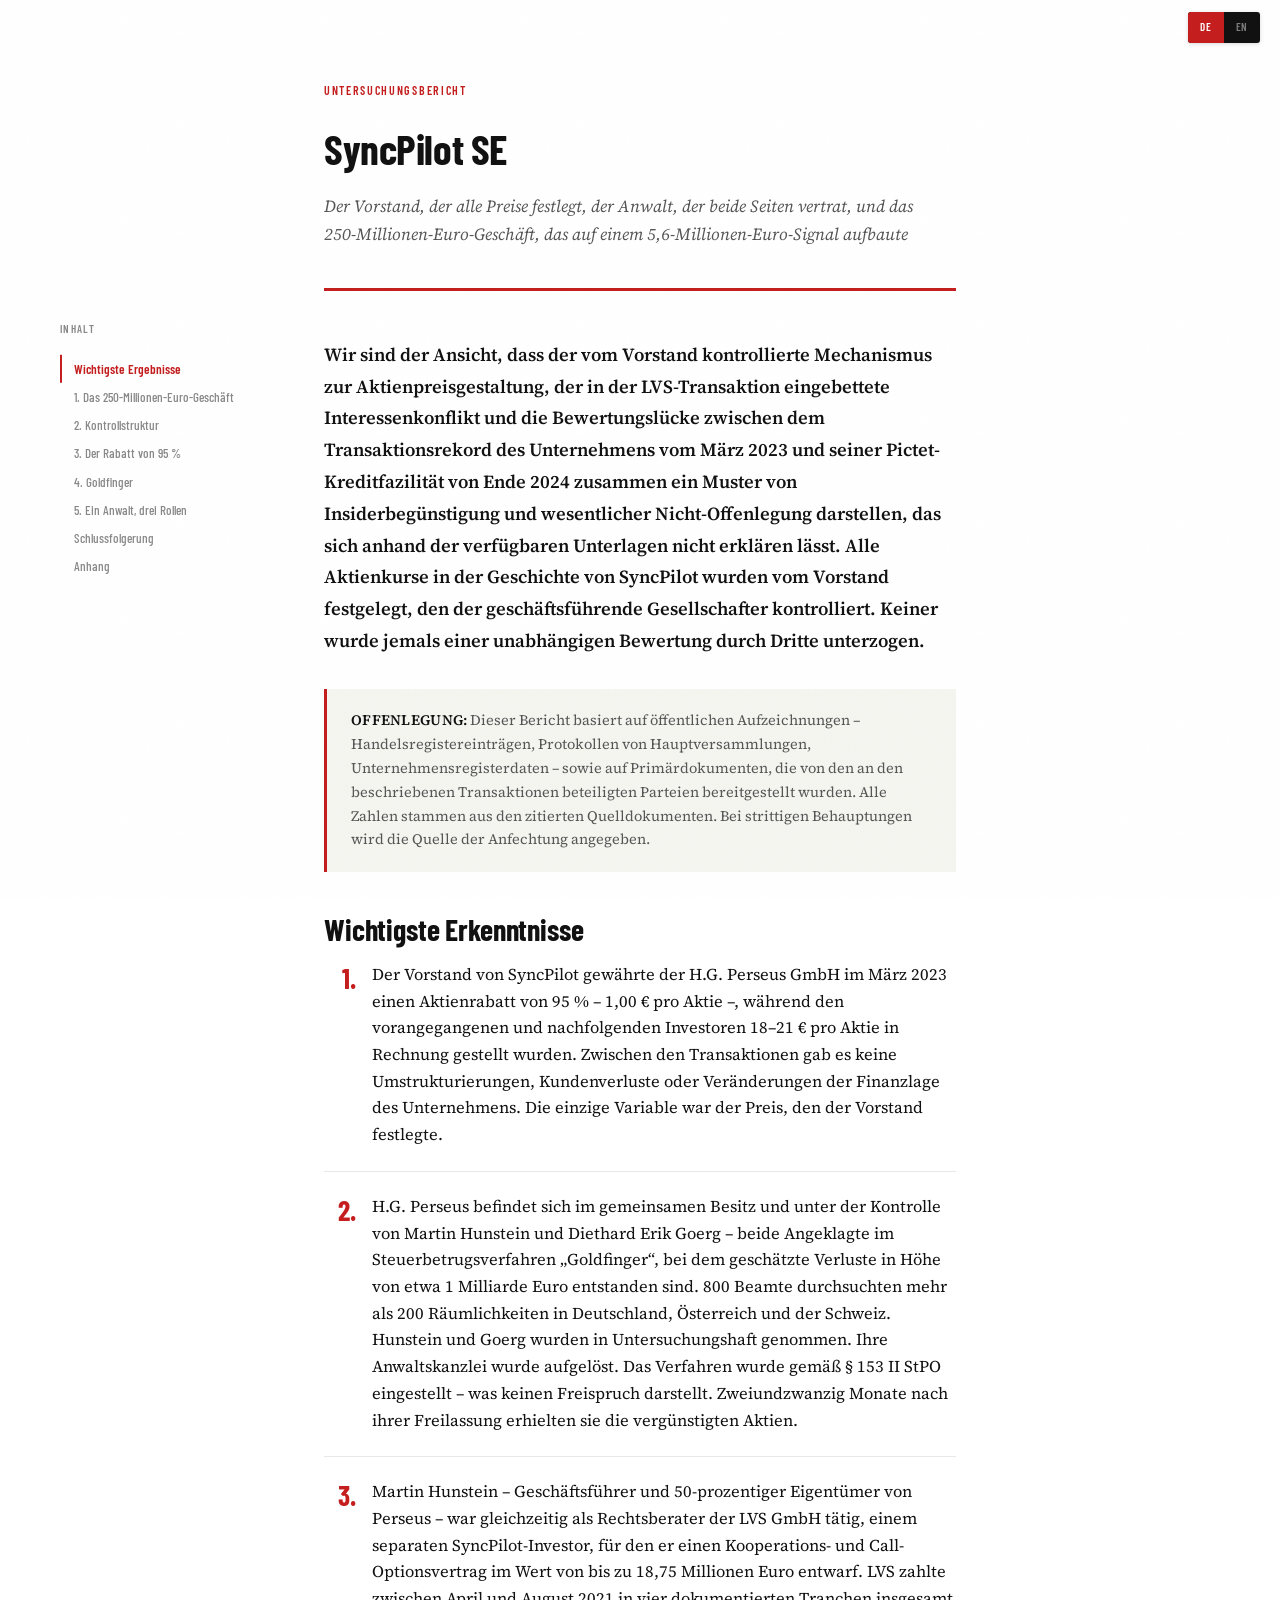
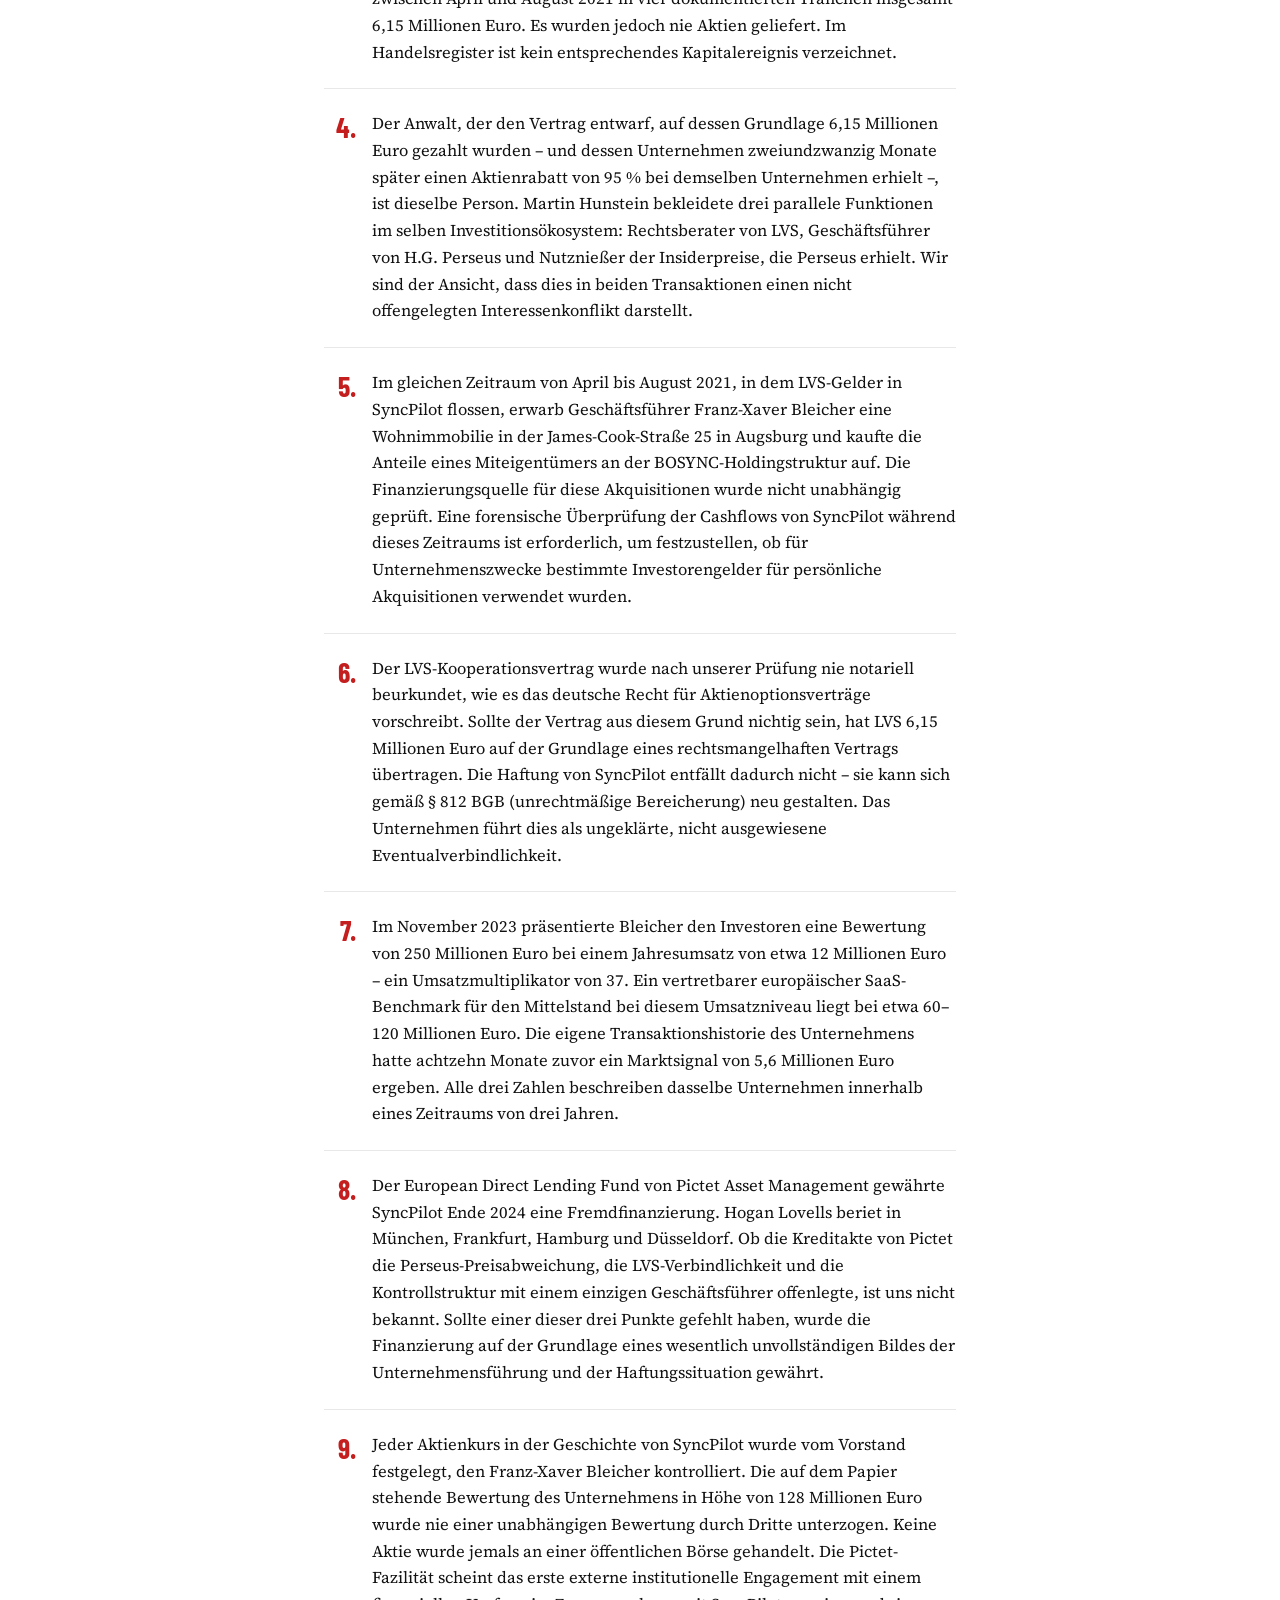
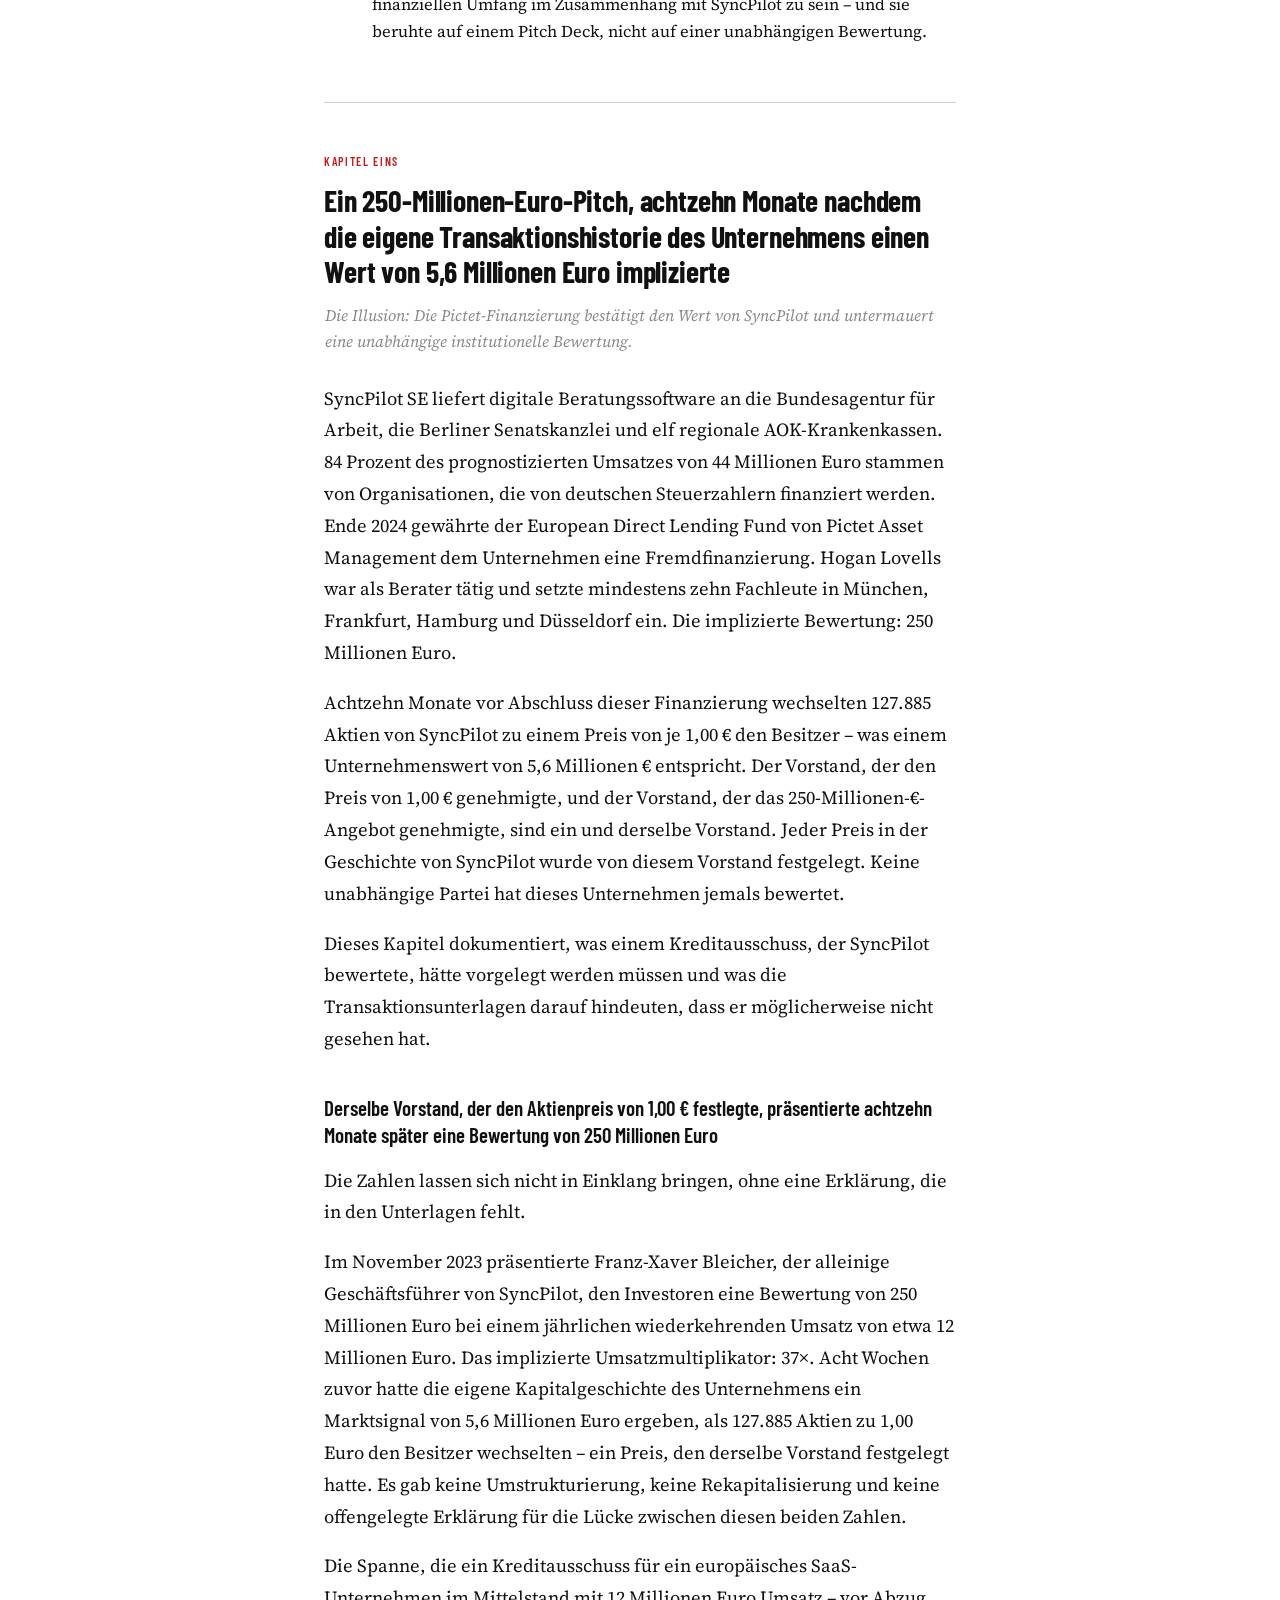
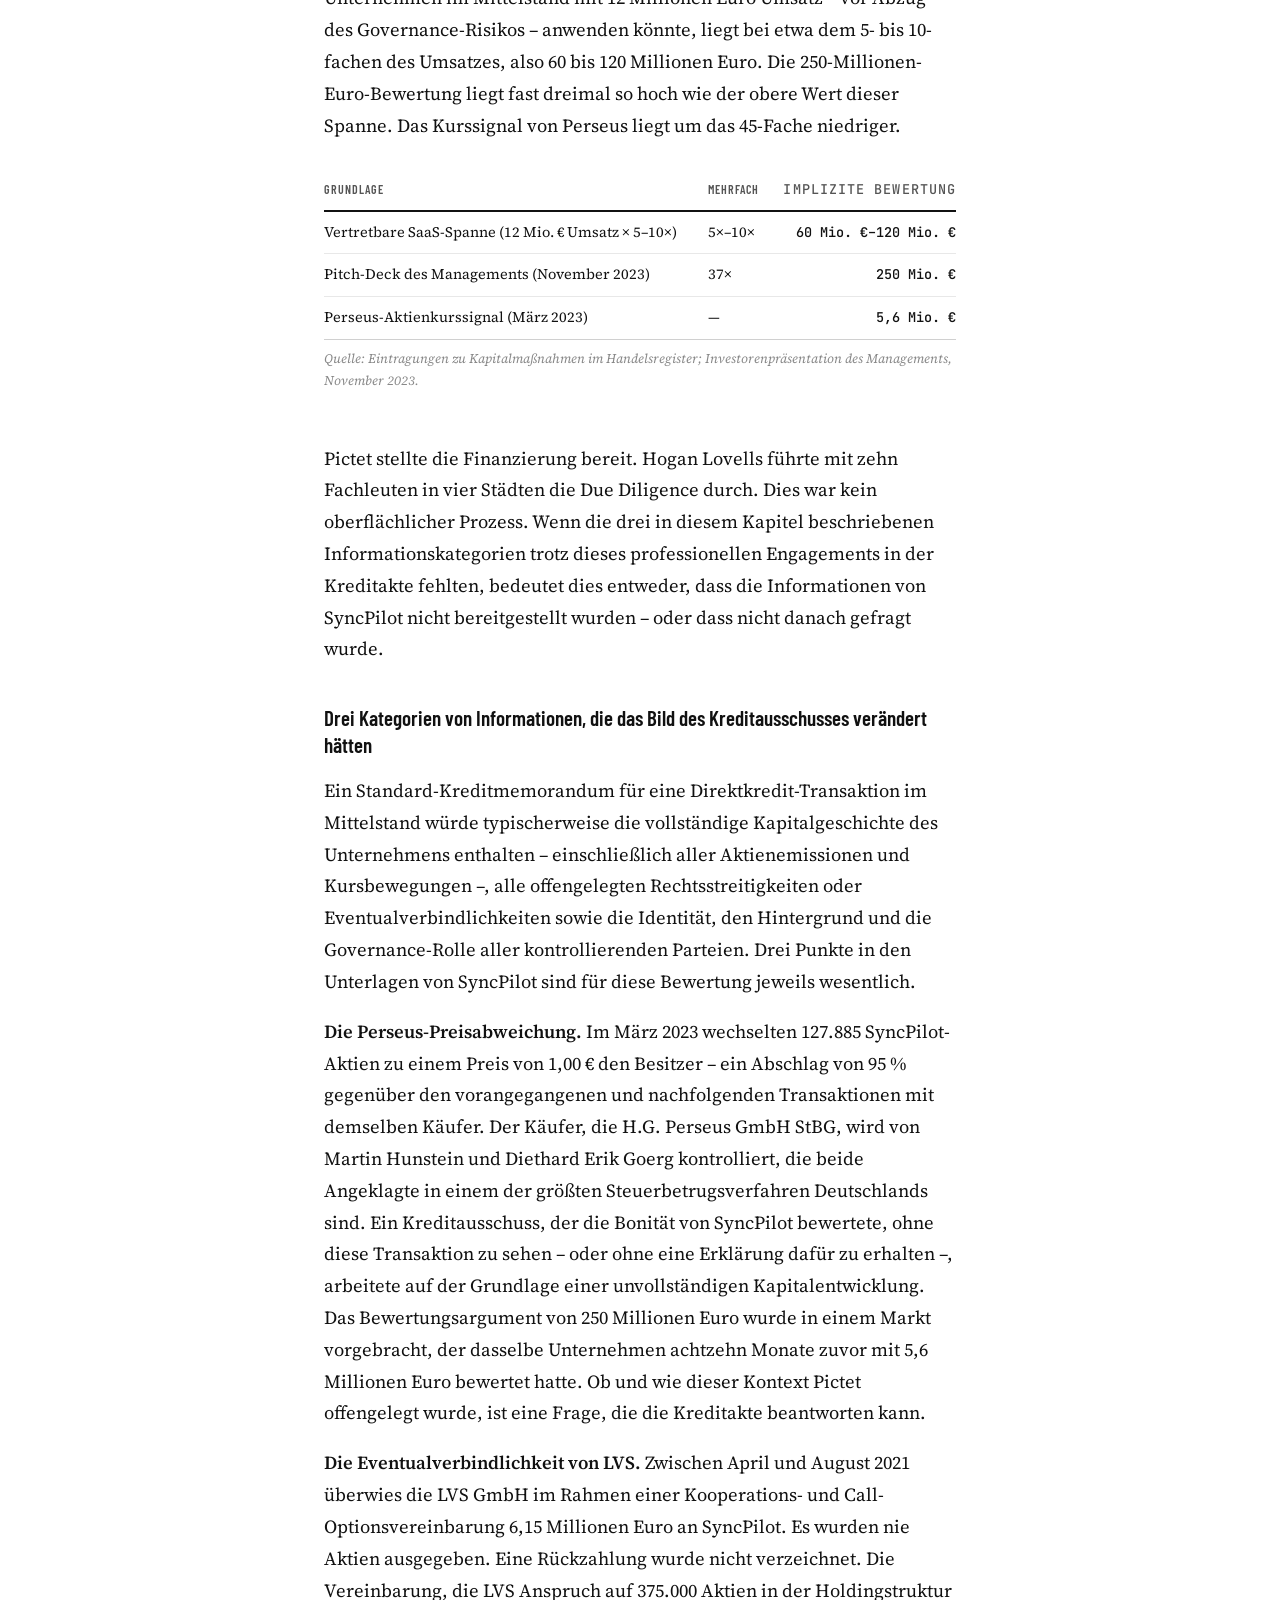
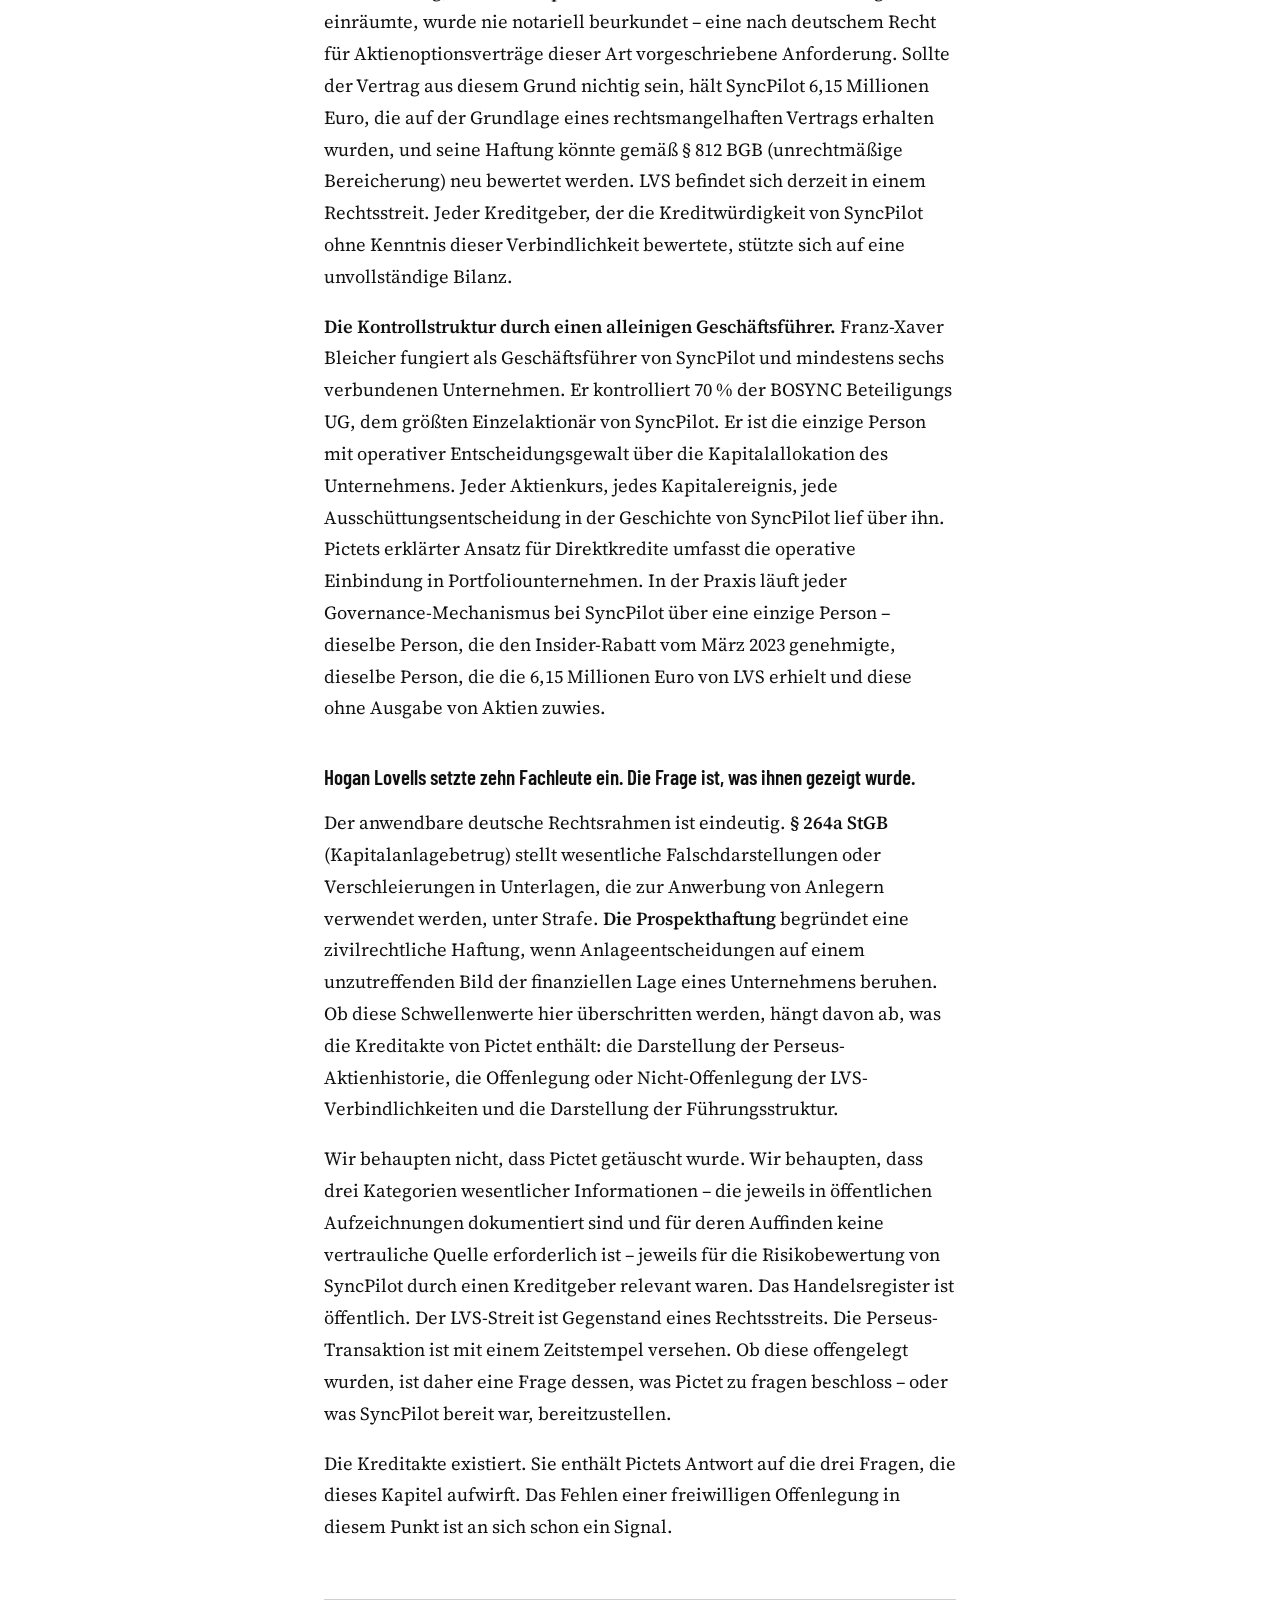
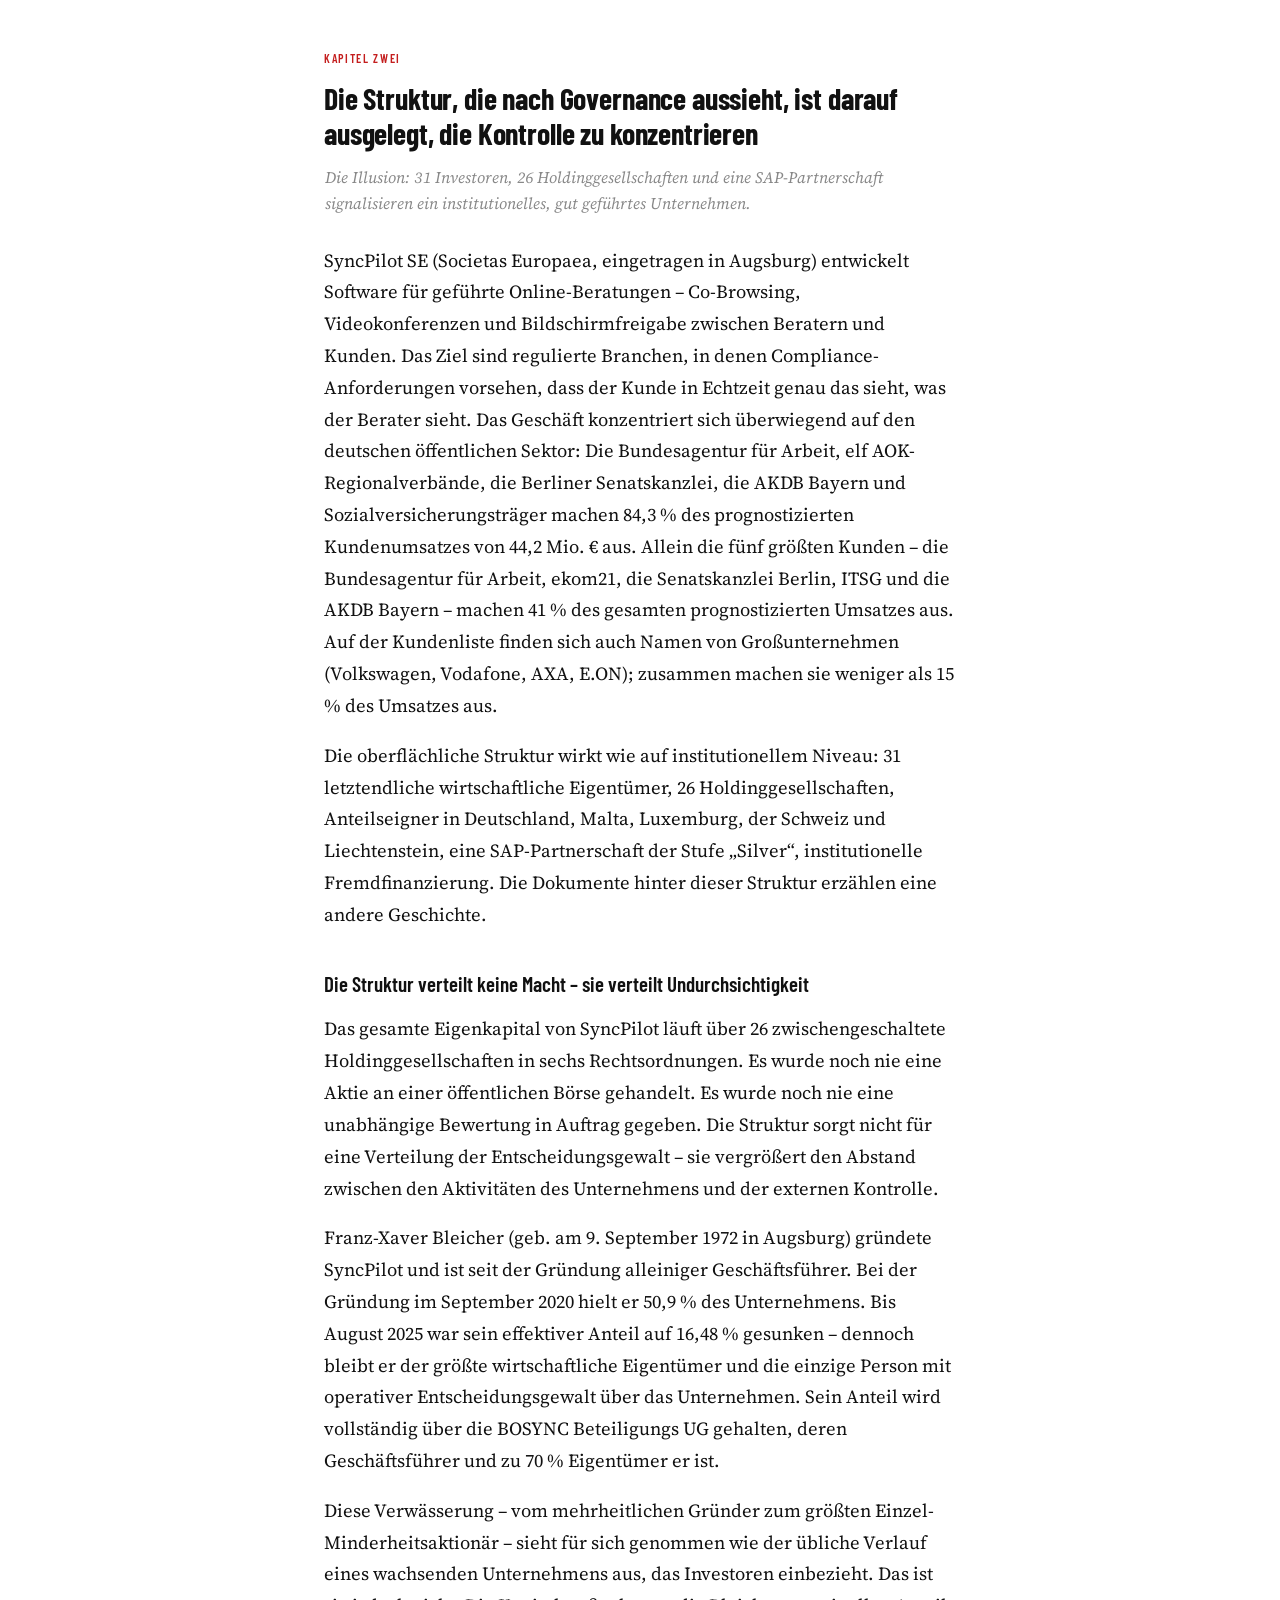
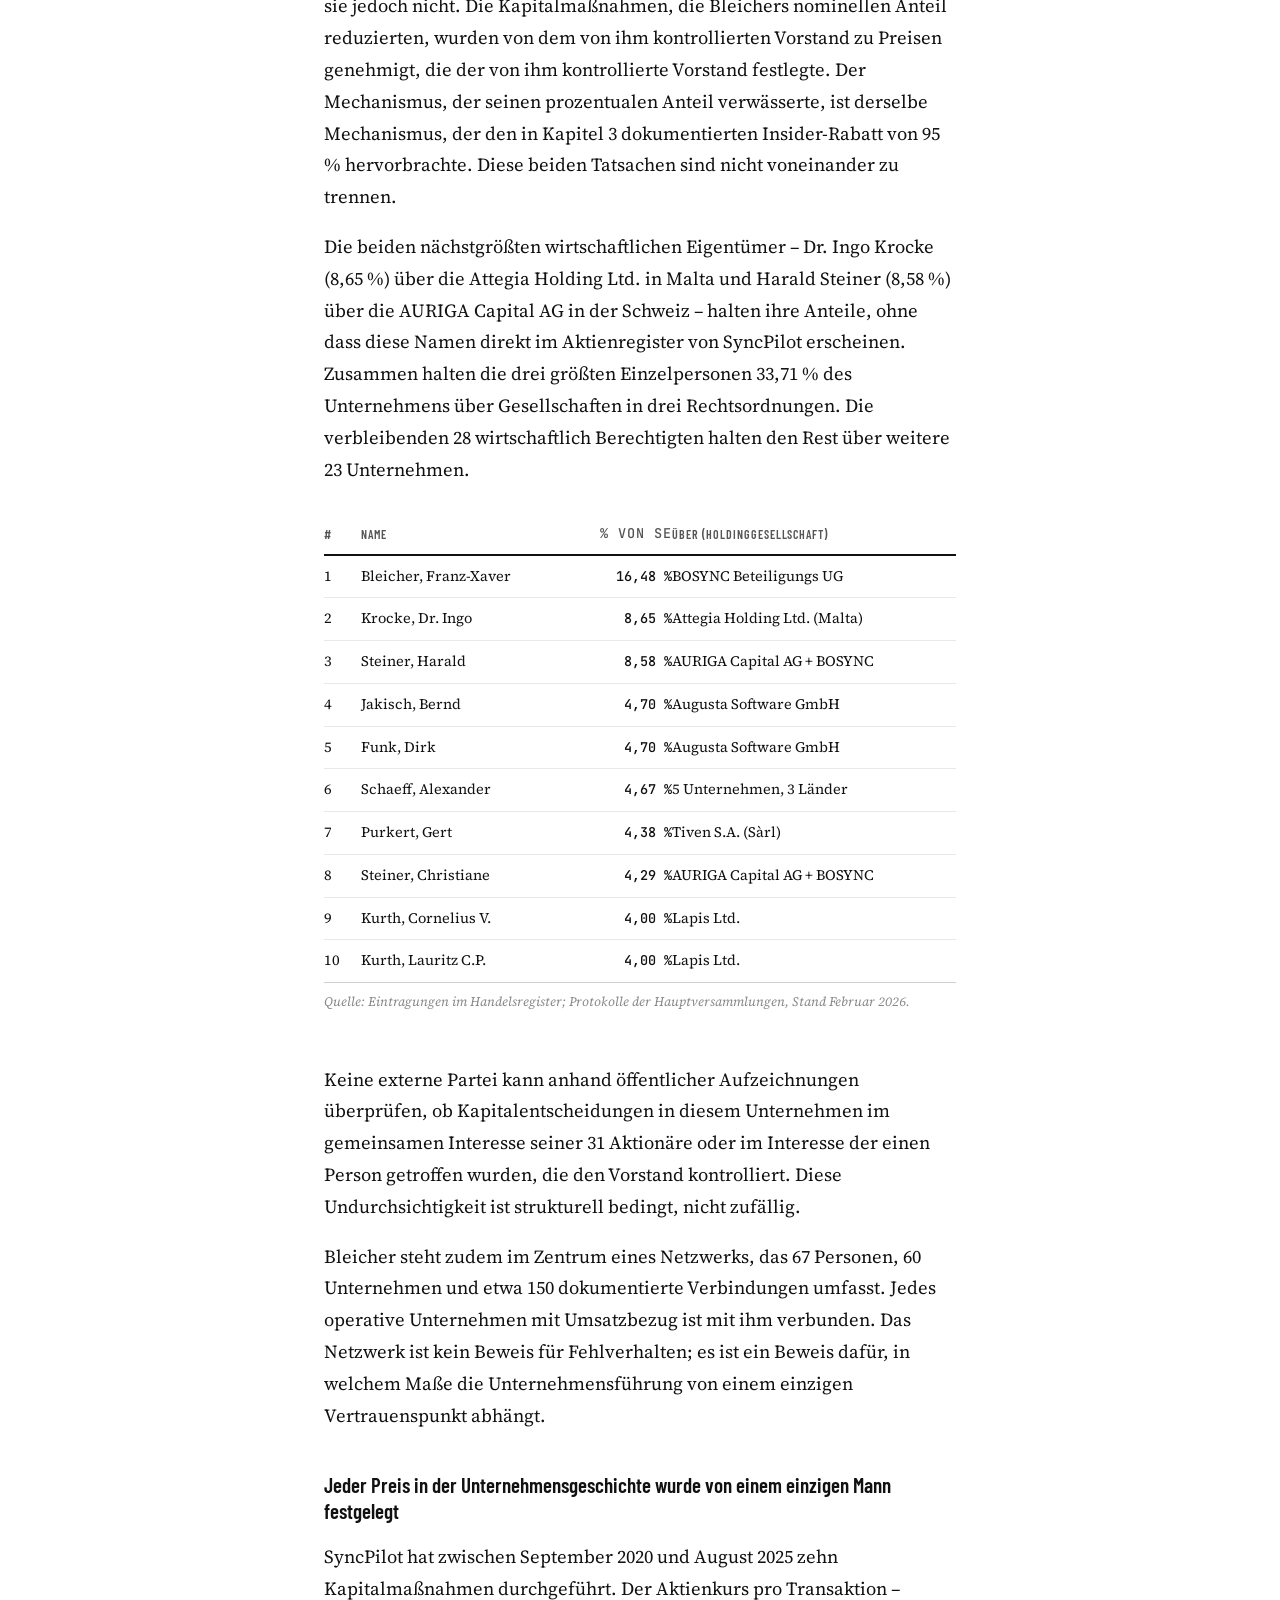
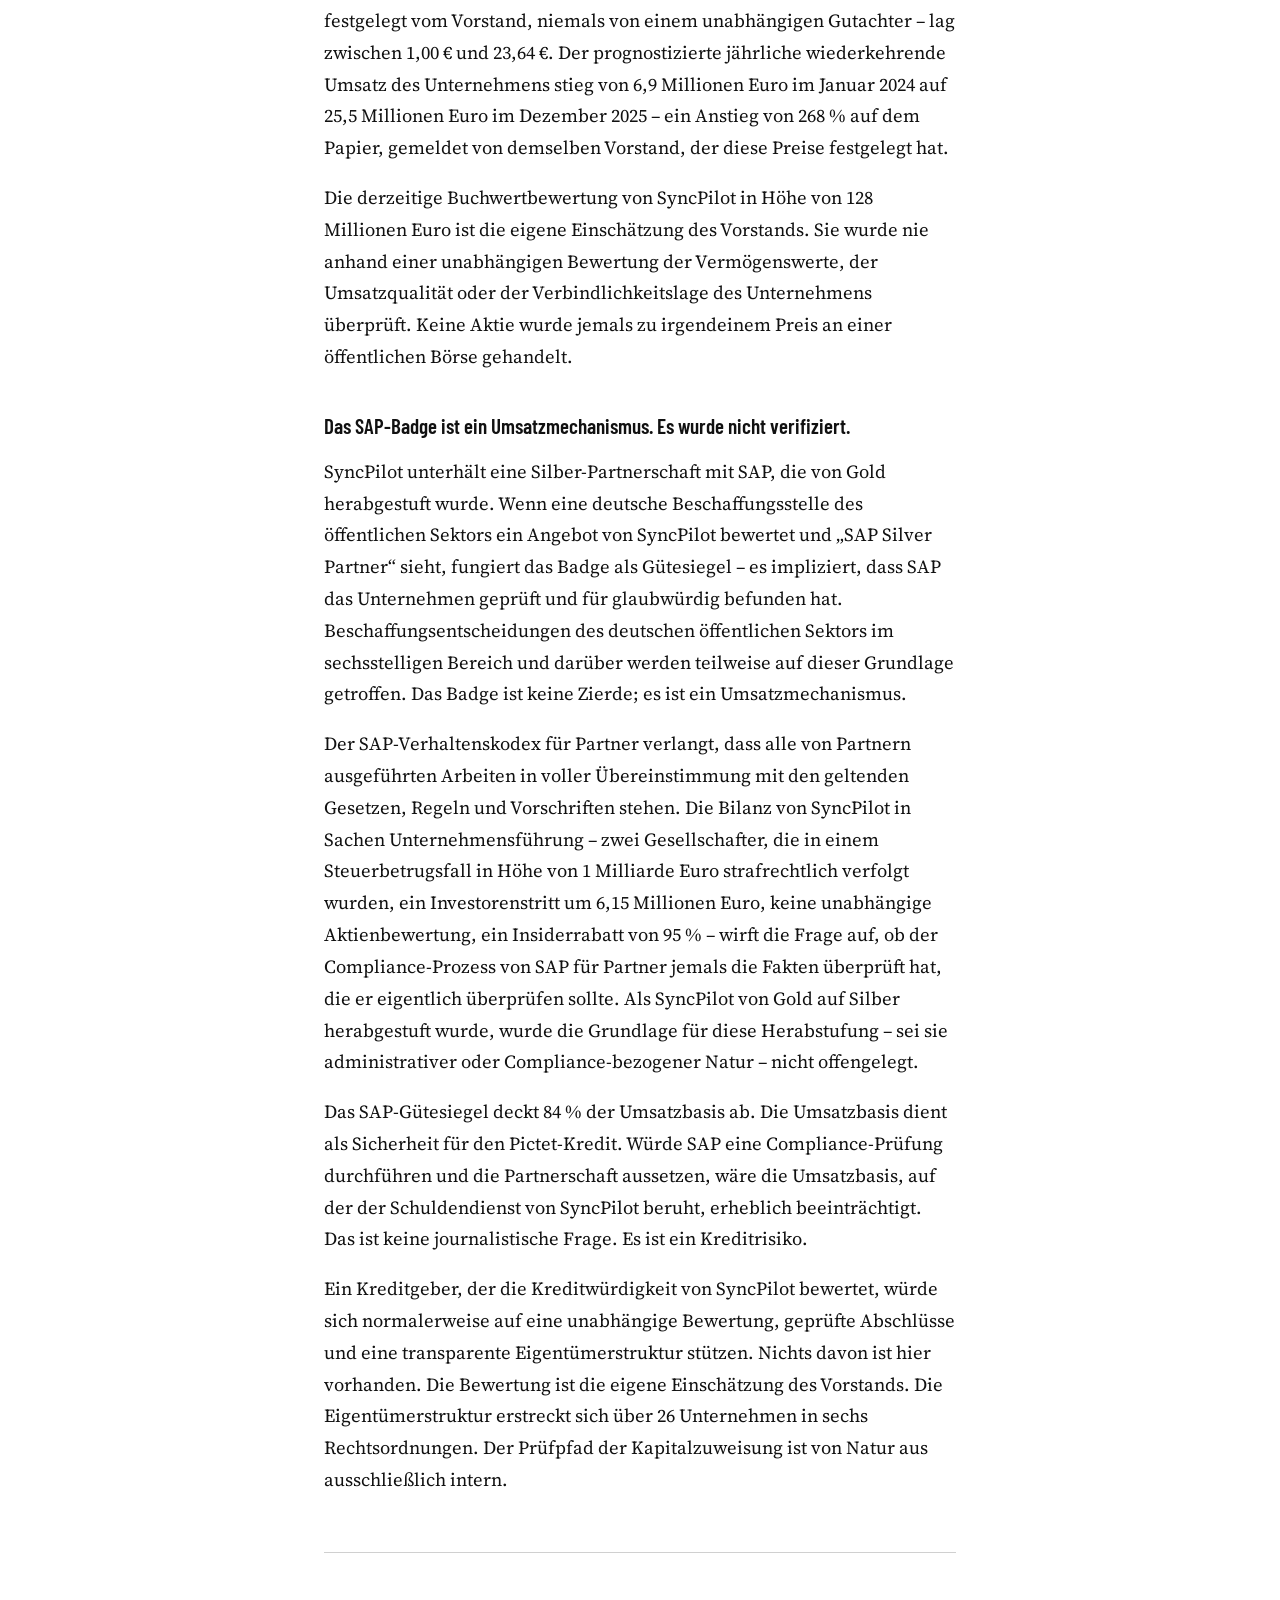
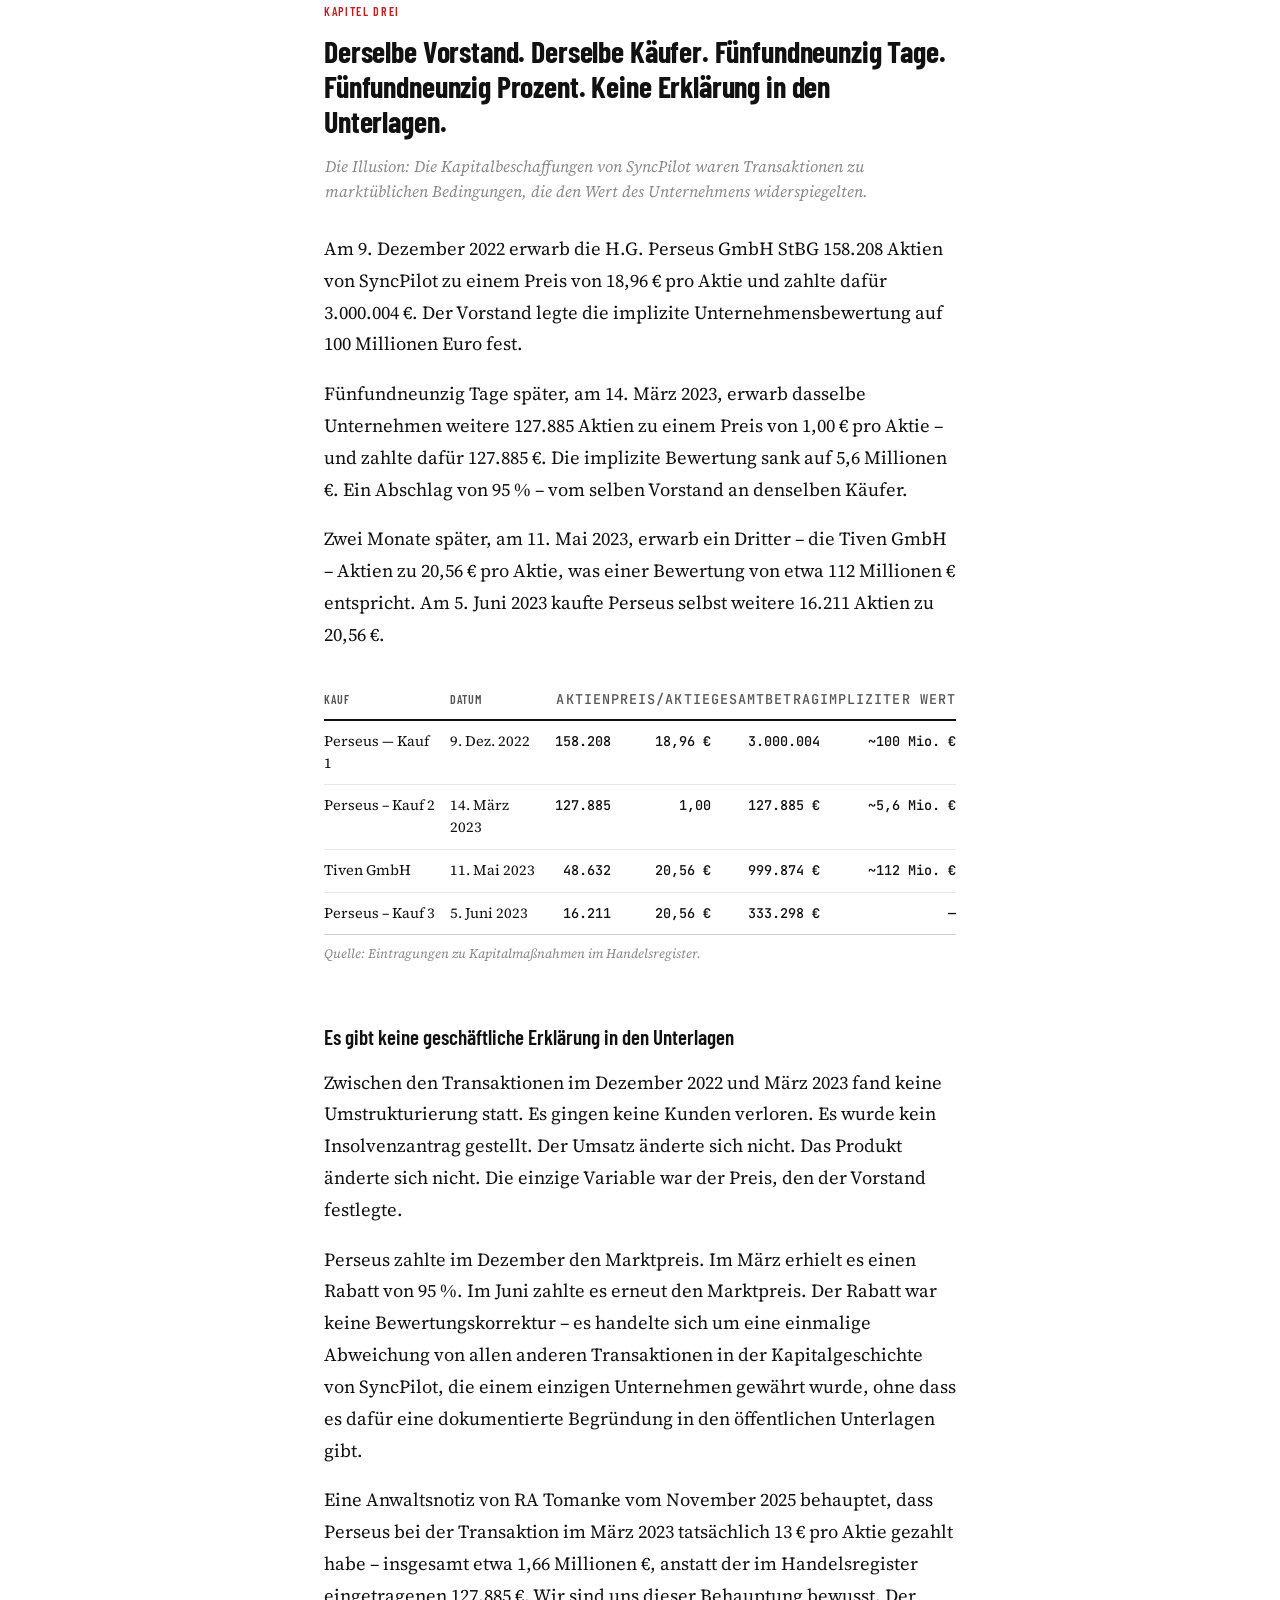
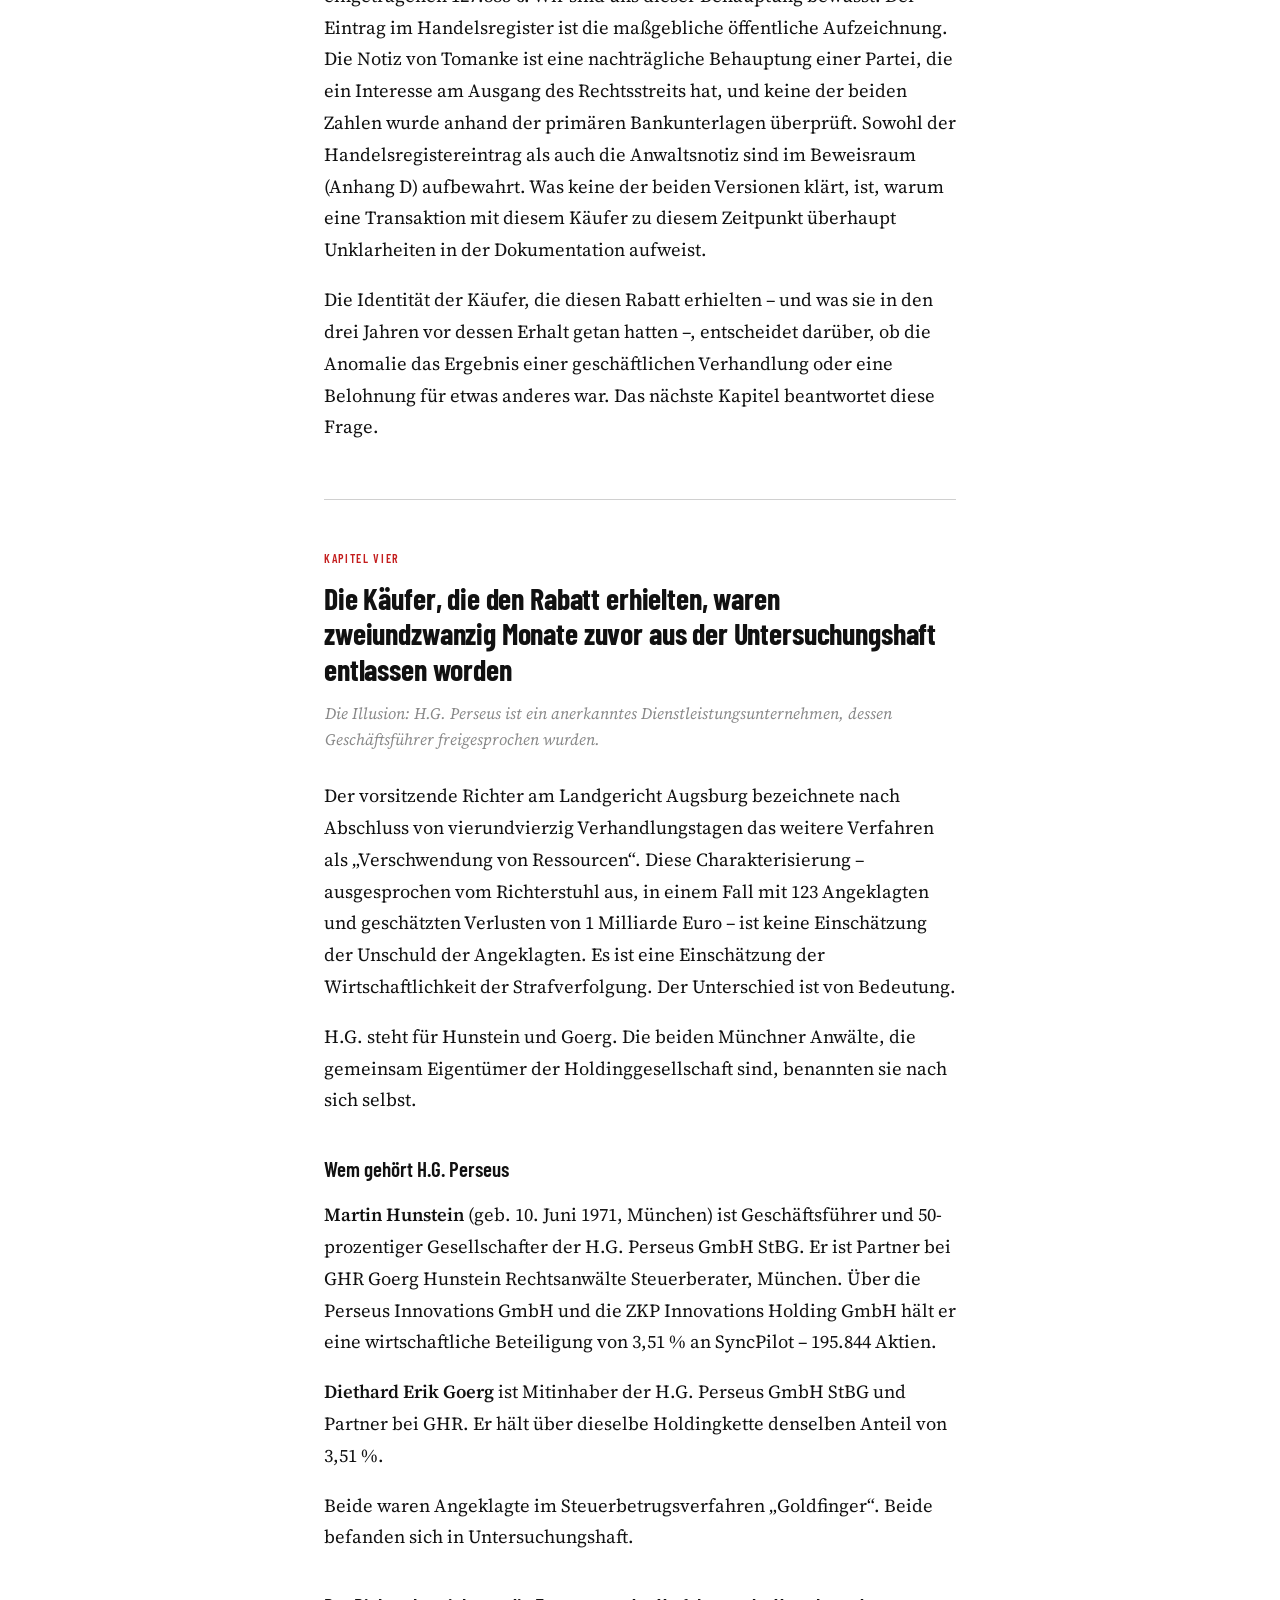
<file: SyncPilot_Report_DE.html>
<!DOCTYPE html>
<html lang="de">
<head>
<meta charset="utf-8" />
<meta name="viewport" content="width=device-width, initial-scale=1.0" />
<title>SyncPilot SE – Untersuchungsbericht</title>
<link rel="preconnect" href="https://fonts.googleapis.com" />
<link rel="preconnect" href="https://fonts.gstatic.com" crossorigin />
<link href="https://fonts.googleapis.com/css2?family=Barlow+Condensed:ital,wght@0,400;0,500;0,600;0,700;0,800&family=Source+Serif+4:ital,opsz,wght@0,8..60,300;0,8..60,400;0,8..60,500;0,8..60,600;0,8..60,700;1,8..60,300;1,8..60,400;1,8..60,500&family=JetBrains+Mono:wght@400;500;600&display=swap" rel="stylesheet" />
<link rel="stylesheet" href="SyncPilot_Report.css" />
</head>
<body>

<div class="lang-toggle">
  <a href="SyncPilot_Report_DE.html" class="active">DE</a>
  <a href="SyncPilot_Report_EN.html">EN</a>
</div>

<div class="progress-bar" id="progressBar"></div>

<!-- Sticky TOC rail -->
<nav class="toc-rail" id="tocRail">
  <div class="toc-rail__label">Inhalt</div>
  <a href="#key-findings" data-toc="">Wichtigste Ergebnisse</a>
  <a href="#chapter-1" data-toc="">1. Das 250-Millionen-Euro-Geschäft</a>
  <a href="#chapter-2" data-toc="">2. Kontrollstruktur</a>
  <a href="#chapter-3" data-toc="">3. Der Rabatt von 95 %</a>
  <a href="#chapter-4" data-toc="">4. Goldfinger</a>
  <a href="#chapter-5" data-toc="">5. Ein Anwalt, drei Rollen</a>
  <a href="#conclusion" data-toc="">Schlussfolgerung</a>
  <a href="#appendix" data-toc="">Anhang</a>
</nav>

<main class="column">

  <!-- ============== HERO ============== -->
  <header class="hero reveal">
    <div class="hero__eyebrow">Untersuchungsbericht</div>
    <h1 class="hero__title">SyncPilot SE</h1>
    <p class="hero__subtitle">Der Vorstand, der alle Preise festlegt, der Anwalt, der beide Seiten vertrat, und das 250-Millionen-Euro-Geschäft, das auf einem 5,6-Millionen-Euro-Signal aufbaute</p>
    <hr class="hero__rule" />
  </header>

  <!-- ============== THESIS ============== -->
  <section class="reveal">
    <p><strong>Wir sind der Ansicht, dass der vom Vorstand kontrollierte Mechanismus zur Aktienpreisgestaltung, der in der LVS-Transaktion eingebettete Interessenkonflikt und die Bewertungslücke zwischen dem Transaktionsrekord des Unternehmens vom März 2023 und seiner Pictet-Kreditfazilität von Ende 2024 zusammen ein Muster von Insiderbegünstigung und wesentlicher Nicht-Offenlegung darstellen, das sich anhand der verfügbaren Unterlagen nicht erklären lässt. Alle Aktienkurse in der Geschichte von SyncPilot wurden vom Vorstand festgelegt, den der geschäftsführende Gesellschafter kontrolliert. Keiner wurde jemals einer unabhängigen Bewertung durch Dritte unterzogen.</strong></p>
  </section>

  <!-- ============== DISCLOSURE ============== -->
  <div class="disclosure reveal">
   <strong>OFFENLEGUNG:</strong> Dieser Bericht basiert auf öffentlichen Aufzeichnungen – Handelsregistereinträgen, Protokollen von Hauptversammlungen, Unternehmensregisterdaten – sowie auf Primärdokumenten, die von den an den beschriebenen Transaktionen beteiligten Parteien bereitgestellt wurden. Alle Zahlen stammen aus den zitierten Quelldokumenten. Bei strittigen Behauptungen wird die Quelle der Anfechtung angegeben.
  </div>

  <!-- ============== KEY FINDINGS ============== -->
  <section id="key-findings" class="reveal">
    <h2>Wichtigste Erkenntnisse</h2>

    <div class="key-findings">

      <div class="key-finding">
        <span class="key-finding__num">1.</span>
        <div class="key-finding__text">Der Vorstand von SyncPilot gewährte der H.G. Perseus GmbH im März 2023 einen Aktienrabatt von 95 % – 1,00 € pro Aktie –, während den vorangegangenen und nachfolgenden Investoren 18–21 € pro Aktie in Rechnung gestellt wurden. Zwischen den Transaktionen gab es keine Umstrukturierungen, Kundenverluste oder Veränderungen der Finanzlage des Unternehmens. Die einzige Variable war der Preis, den der Vorstand festlegte.</div>
      </div>

      <div class="key-finding">
        <span class="key-finding__num">2.</span>
        <div class="key-finding__text">H.G. Perseus befindet sich im gemeinsamen Besitz und unter der Kontrolle von Martin Hunstein und Diethard Erik Goerg – beide Angeklagte im Steuerbetrugsverfahren „Goldfinger“, bei dem geschätzte Verluste in Höhe von etwa 1 Milliarde Euro entstanden sind. 800 Beamte durchsuchten mehr als 200 Räumlichkeiten in Deutschland, Österreich und der Schweiz. Hunstein und Goerg wurden in Untersuchungshaft genommen. Ihre Anwaltskanzlei wurde aufgelöst. Das Verfahren wurde gemäß § 153 II StPO eingestellt – was keinen Freispruch darstellt. Zweiundzwanzig Monate nach ihrer Freilassung erhielten sie die vergünstigten Aktien.</div>
      </div>

      <div class="key-finding">
        <span class="key-finding__num">3.</span>
        <div class="key-finding__text">Martin Hunstein – Geschäftsführer und 50-prozentiger Eigentümer von Perseus – war gleichzeitig als Rechtsberater der LVS GmbH tätig, einem separaten SyncPilot-Investor, für den er einen Kooperations- und Call-Optionsvertrag im Wert von bis zu 18,75 Millionen Euro entwarf. LVS zahlte zwischen April und August 2021 in vier dokumentierten Tranchen insgesamt 6,15 Millionen Euro. Es wurden jedoch nie Aktien geliefert. Im Handelsregister ist kein entsprechendes Kapitalereignis verzeichnet.</div>
      </div>

      <div class="key-finding">
        <span class="key-finding__num">4.</span>
        <div class="key-finding__text">Der Anwalt, der den Vertrag entwarf, auf dessen Grundlage 6,15 Millionen Euro gezahlt wurden – und dessen Unternehmen zweiundzwanzig Monate später einen Aktienrabatt von 95 % bei demselben Unternehmen erhielt –, ist dieselbe Person. Martin Hunstein bekleidete drei parallele Funktionen im selben Investitionsökosystem: Rechtsberater von LVS, Geschäftsführer von H.G. Perseus und Nutznießer der Insiderpreise, die Perseus erhielt. Wir sind der Ansicht, dass dies in beiden Transaktionen einen nicht offengelegten Interessenkonflikt darstellt.</div>
      </div>

      <div class="key-finding">
        <span class="key-finding__num">5.</span>
        <div class="key-finding__text">Im gleichen Zeitraum von April bis August 2021, in dem LVS-Gelder in SyncPilot flossen, erwarb Geschäftsführer Franz-Xaver Bleicher eine Wohnimmobilie in der James-Cook-Straße 25 in Augsburg und kaufte die Anteile eines Miteigentümers an der BOSYNC-Holdingstruktur auf. Die Finanzierungsquelle für diese Akquisitionen wurde nicht unabhängig geprüft. Eine forensische Überprüfung der Cashflows von SyncPilot während dieses Zeitraums ist erforderlich, um festzustellen, ob für Unternehmenszwecke bestimmte Investorengelder für persönliche Akquisitionen verwendet wurden.</div>
      </div>

      <div class="key-finding">
        <span class="key-finding__num">6.</span>
        <div class="key-finding__text">Der LVS-Kooperationsvertrag wurde nach unserer Prüfung nie notariell beurkundet, wie es das deutsche Recht für Aktienoptionsverträge vorschreibt. Sollte der Vertrag aus diesem Grund nichtig sein, hat LVS 6,15 Millionen Euro auf der Grundlage eines rechtsmangelhaften Vertrags übertragen. Die Haftung von SyncPilot entfällt dadurch nicht – sie kann sich gemäß § 812 BGB (unrechtmäßige Bereicherung) neu gestalten. Das Unternehmen führt dies als ungeklärte, nicht ausgewiesene Eventualverbindlichkeit.</div>
      </div>

      <div class="key-finding">
        <span class="key-finding__num">7.</span>
        <div class="key-finding__text">Im November 2023 präsentierte Bleicher den Investoren eine Bewertung von 250 Millionen Euro bei einem Jahresumsatz von etwa 12 Millionen Euro – ein Umsatzmultiplikator von 37. Ein vertretbarer europäischer SaaS-Benchmark für den Mittelstand bei diesem Umsatzniveau liegt bei etwa 60–120 Millionen Euro. Die eigene Transaktionshistorie des Unternehmens hatte achtzehn Monate zuvor ein Marktsignal von 5,6 Millionen Euro ergeben. Alle drei Zahlen beschreiben dasselbe Unternehmen innerhalb eines Zeitraums von drei Jahren.</div>
      </div>

      <div class="key-finding">
        <span class="key-finding__num">8.</span>
        <div class="key-finding__text">Der European Direct Lending Fund von Pictet Asset Management gewährte SyncPilot Ende 2024 eine Fremdfinanzierung. Hogan Lovells beriet in München, Frankfurt, Hamburg und Düsseldorf. Ob die Kreditakte von Pictet die Perseus-Preisabweichung, die LVS-Verbindlichkeit und die Kontrollstruktur mit einem einzigen Geschäftsführer offenlegte, ist uns nicht bekannt. Sollte einer dieser drei Punkte gefehlt haben, wurde die Finanzierung auf der Grundlage eines wesentlich unvollständigen Bildes der Unternehmensführung und der Haftungssituation gewährt.</div>
      </div>

      <div class="key-finding">
        <span class="key-finding__num">9.</span>
        <div class="key-finding__text">Jeder Aktienkurs in der Geschichte von SyncPilot wurde vom Vorstand festgelegt, den Franz-Xaver Bleicher kontrolliert. Die auf dem Papier stehende Bewertung des Unternehmens in Höhe von 128 Millionen Euro wurde nie einer unabhängigen Bewertung durch Dritte unterzogen. Keine Aktie wurde jemals an einer öffentlichen Börse gehandelt. Die Pictet-Fazilität scheint das erste externe institutionelle Engagement mit einem finanziellen Umfang im Zusammenhang mit SyncPilot zu sein – und sie beruhte auf einem Pitch Deck, nicht auf einer unabhängigen Bewertung.</div>
      </div>

    </div>
  </section>

  <!-- ============== CHAPTER 1 ============== -->
  <hr class="section-rule" />

  <section id="chapter-1" class="reveal">
    <div class="chapter-label">Kapitel Eins</div>
    <h2>Ein 250-Millionen-Euro-Pitch, achtzehn Monate nachdem die eigene Transaktionshistorie des Unternehmens einen Wert von 5,6 Millionen Euro implizierte</h2>
    <p class="chapter-illusion">Die Illusion: Die Pictet-Finanzierung bestätigt den Wert von SyncPilot und untermauert eine unabhängige institutionelle Bewertung.</p>

    <p>SyncPilot SE liefert digitale Beratungssoftware an die Bundesagentur für Arbeit, die Berliner Senatskanzlei und elf regionale AOK-Krankenkassen. 84 Prozent des prognostizierten Umsatzes von 44 Millionen Euro stammen von Organisationen, die von deutschen Steuerzahlern finanziert werden. Ende 2024 gewährte der European Direct Lending Fund von Pictet Asset Management dem Unternehmen eine Fremdfinanzierung. Hogan Lovells war als Berater tätig und setzte mindestens zehn Fachleute in München, Frankfurt, Hamburg und Düsseldorf ein. Die implizierte Bewertung: 250 Millionen Euro.</p>

    <p>Achtzehn Monate vor Abschluss dieser Finanzierung wechselten 127.885 Aktien von SyncPilot zu einem Preis von je 1,00 € den Besitzer – was einem Unternehmenswert von 5,6 Millionen € entspricht. Der Vorstand, der den Preis von 1,00 € genehmigte, und der Vorstand, der das 250-Millionen-€-Angebot genehmigte, sind ein und derselbe Vorstand. Jeder Preis in der Geschichte von SyncPilot wurde von diesem Vorstand festgelegt. Keine unabhängige Partei hat dieses Unternehmen jemals bewertet.</p>

    <p>Dieses Kapitel dokumentiert, was einem Kreditausschuss, der SyncPilot bewertete, hätte vorgelegt werden müssen und was die Transaktionsunterlagen darauf hindeuten, dass er möglicherweise nicht gesehen hat.</p>

    <h3>Derselbe Vorstand, der den Aktienpreis von 1,00 € festlegte, präsentierte achtzehn Monate später eine Bewertung von 250 Millionen Euro</h3>

    <p>Die Zahlen lassen sich nicht in Einklang bringen, ohne eine Erklärung, die in den Unterlagen fehlt.</p>

    <p>Im November 2023 präsentierte Franz-Xaver Bleicher, der alleinige Geschäftsführer von SyncPilot, den Investoren eine Bewertung von 250 Millionen Euro bei einem jährlichen wiederkehrenden Umsatz von etwa 12 Millionen Euro. Das implizierte Umsatzmultiplikator: 37×. Acht Wochen zuvor hatte die eigene Kapitalgeschichte des Unternehmens ein Marktsignal von 5,6 Millionen Euro ergeben, als 127.885 Aktien zu 1,00 Euro den Besitzer wechselten – ein Preis, den derselbe Vorstand festgelegt hatte. Es gab keine Umstrukturierung, keine Rekapitalisierung und keine offengelegte Erklärung für die Lücke zwischen diesen beiden Zahlen.</p>

    <p>Die Spanne, die ein Kreditausschuss für ein europäisches SaaS-Unternehmen im Mittelstand mit 12 Millionen Euro Umsatz – vor Abzug des Governance-Risikos – anwenden könnte, liegt bei etwa dem 5- bis 10-fachen des Umsatzes, also 60 bis 120 Millionen Euro. Die 250-Millionen-Euro-Bewertung liegt fast dreimal so hoch wie der obere Wert dieser Spanne. Das Kurssignal von Perseus liegt um das 45-Fache niedriger.</p>

    <div class="table-wrap">
      <table>
        <thead>
          <tr>
            <th>Grundlage</th>
            <th>Mehrfach</th>
            <th class="num">Implizite Bewertung</th>
          </tr>
        </thead>
        <tbody>
          <tr>
            <td>Vertretbare SaaS-Spanne (12 Mio. € Umsatz × 5–10×)</td>
            <td>5×–10×</td>
            <td class="num">60 Mio. €–120 Mio. €</td>
          </tr>
          <tr>
            <td>Pitch-Deck des Managements (November 2023)</td>
            <td>37×</td>
            <td class="num">250 Mio. €</td>
          </tr>
          <tr>
            <td>Perseus-Aktienkurssignal (März 2023)</td>
            <td>—</td>
            <td class="num">5,6 Mio. €</td>
          </tr>
        </tbody>
      </table>
      <p class="table-source">Quelle: Eintragungen zu Kapitalmaßnahmen im Handelsregister; Investorenpräsentation des Managements, November 2023.</p>
    </div>

    <p>Pictet stellte die Finanzierung bereit. Hogan Lovells führte mit zehn Fachleuten in vier Städten die Due Diligence durch. Dies war kein oberflächlicher Prozess. Wenn die drei in diesem Kapitel beschriebenen Informationskategorien trotz dieses professionellen Engagements in der Kreditakte fehlten, bedeutet dies entweder, dass die Informationen von SyncPilot nicht bereitgestellt wurden – oder dass nicht danach gefragt wurde.</p>

    <h3>Drei Kategorien von Informationen, die das Bild des Kreditausschusses verändert hätten</h3>

    <p>Ein Standard-Kreditmemorandum für eine Direktkredit-Transaktion im Mittelstand würde typischerweise die vollständige Kapitalgeschichte des Unternehmens enthalten – einschließlich aller Aktienemissionen und Kursbewegungen –, alle offengelegten Rechtsstreitigkeiten oder Eventualverbindlichkeiten sowie die Identität, den Hintergrund und die Governance-Rolle aller kontrollierenden Parteien. Drei Punkte in den Unterlagen von SyncPilot sind für diese Bewertung jeweils wesentlich.</p>

    <p><strong>Die Perseus-Preisabweichung.</strong> Im März 2023 wechselten 127.885 SyncPilot-Aktien zu einem Preis von 1,00 € den Besitzer – ein Abschlag von 95 % gegenüber den vorangegangenen und nachfolgenden Transaktionen mit demselben Käufer. Der Käufer, die H.G. Perseus GmbH StBG, wird von Martin Hunstein und Diethard Erik Goerg kontrolliert, die beide Angeklagte in einem der größten Steuerbetrugsverfahren Deutschlands sind. Ein Kreditausschuss, der die Bonität von SyncPilot bewertete, ohne diese Transaktion zu sehen – oder ohne eine Erklärung dafür zu erhalten –, arbeitete auf der Grundlage einer unvollständigen Kapitalentwicklung. Das Bewertungsargument von 250 Millionen Euro wurde in einem Markt vorgebracht, der dasselbe Unternehmen achtzehn Monate zuvor mit 5,6 Millionen Euro bewertet hatte. Ob und wie dieser Kontext Pictet offengelegt wurde, ist eine Frage, die die Kreditakte beantworten kann.</p>

    <p><strong>Die Eventualverbindlichkeit von LVS.</strong> Zwischen April und August 2021 überwies die LVS GmbH im Rahmen einer Kooperations- und Call-Optionsvereinbarung 6,15 Millionen Euro an SyncPilot. Es wurden nie Aktien ausgegeben. Eine Rückzahlung wurde nicht verzeichnet. Die Vereinbarung, die LVS Anspruch auf 375.000 Aktien in der Holdingstruktur einräumte, wurde nie notariell beurkundet – eine nach deutschem Recht für Aktienoptionsverträge dieser Art vorgeschriebene Anforderung. Sollte der Vertrag aus diesem Grund nichtig sein, hält SyncPilot 6,15 Millionen Euro, die auf der Grundlage eines rechtsmangelhaften Vertrags erhalten wurden, und seine Haftung könnte gemäß § 812 BGB (unrechtmäßige Bereicherung) neu bewertet werden. LVS befindet sich derzeit in einem Rechtsstreit. Jeder Kreditgeber, der die Kreditwürdigkeit von SyncPilot ohne Kenntnis dieser Verbindlichkeit bewertete, stützte sich auf eine unvollständige Bilanz.</p>

    <p><strong>Die Kontrollstruktur durch einen alleinigen Geschäftsführer.</strong> Franz-Xaver Bleicher fungiert als Geschäftsführer von SyncPilot und mindestens sechs verbundenen Unternehmen. Er kontrolliert 70 % der BOSYNC Beteiligungs UG, dem größten Einzelaktionär von SyncPilot. Er ist die einzige Person mit operativer Entscheidungsgewalt über die Kapitalallokation des Unternehmens. Jeder Aktienkurs, jedes Kapitalereignis, jede Ausschüttungsentscheidung in der Geschichte von SyncPilot lief über ihn. Pictets erklärter Ansatz für Direktkredite umfasst die operative Einbindung in Portfoliounternehmen. In der Praxis läuft jeder Governance-Mechanismus bei SyncPilot über eine einzige Person – dieselbe Person, die den Insider-Rabatt vom März 2023 genehmigte, dieselbe Person, die die 6,15 Millionen Euro von LVS erhielt und diese ohne Ausgabe von Aktien zuwies.</p>

    <h3>Hogan Lovells setzte zehn Fachleute ein. Die Frage ist, was ihnen gezeigt wurde.</h3>

    <p>Der anwendbare deutsche Rechtsrahmen ist eindeutig. <strong>§ 264a StGB</strong> (Kapitalanlagebetrug) stellt wesentliche Falschdarstellungen oder Verschleierungen in Unterlagen, die zur Anwerbung von Anlegern verwendet werden, unter Strafe. <strong>Die Prospekthaftung</strong> begründet eine zivilrechtliche Haftung, wenn Anlageentscheidungen auf einem unzutreffenden Bild der finanziellen Lage eines Unternehmens beruhen. Ob diese Schwellenwerte hier überschritten werden, hängt davon ab, was die Kreditakte von Pictet enthält: die Darstellung der Perseus-Aktienhistorie, die Offenlegung oder Nicht-Offenlegung der LVS-Verbindlichkeiten und die Darstellung der Führungsstruktur.</p>

    <p>Wir behaupten nicht, dass Pictet getäuscht wurde. Wir behaupten, dass drei Kategorien wesentlicher Informationen – die jeweils in öffentlichen Aufzeichnungen dokumentiert sind und für deren Auffinden keine vertrauliche Quelle erforderlich ist – jeweils für die Risikobewertung von SyncPilot durch einen Kreditgeber relevant waren. Das Handelsregister ist öffentlich. Der LVS-Streit ist Gegenstand eines Rechtsstreits. Die Perseus-Transaktion ist mit einem Zeitstempel versehen. Ob diese offengelegt wurden, ist daher eine Frage dessen, was Pictet zu fragen beschloss – oder was SyncPilot bereit war, bereitzustellen.</p>

    <p>Die Kreditakte existiert. Sie enthält Pictets Antwort auf die drei Fragen, die dieses Kapitel aufwirft. Das Fehlen einer freiwilligen Offenlegung in diesem Punkt ist an sich schon ein Signal.</p>
  </section>

  <!-- ============== CHAPTER 2 ============== -->
  <hr class="section-rule" />

  <section id="chapter-2" class="reveal">
    <div class="chapter-label">Kapitel Zwei</div>
    <h2>Die Struktur, die nach Governance aussieht, ist darauf ausgelegt, die Kontrolle zu konzentrieren</h2>
    <p class="chapter-illusion">Die Illusion: 31 Investoren, 26 Holdinggesellschaften und eine SAP-Partnerschaft signalisieren ein institutionelles, gut geführtes Unternehmen.</p>

    <p>SyncPilot SE (Societas Europaea, eingetragen in Augsburg) entwickelt Software für geführte Online-Beratungen – Co-Browsing, Videokonferenzen und Bildschirmfreigabe zwischen Beratern und Kunden. Das Ziel sind regulierte Branchen, in denen Compliance-Anforderungen vorsehen, dass der Kunde in Echtzeit genau das sieht, was der Berater sieht. Das Geschäft konzentriert sich überwiegend auf den deutschen öffentlichen Sektor: Die Bundesagentur für Arbeit, elf AOK-Regionalverbände, die Berliner Senatskanzlei, die AKDB Bayern und Sozialversicherungsträger machen 84,3 % des prognostizierten Kundenumsatzes von 44,2 Mio. € aus. Allein die fünf größten Kunden – die Bundesagentur für Arbeit, ekom21, die Senatskanzlei Berlin, ITSG und die AKDB Bayern – machen 41 % des gesamten prognostizierten Umsatzes aus. Auf der Kundenliste finden sich auch Namen von Großunternehmen (Volkswagen, Vodafone, AXA, E.ON); zusammen machen sie weniger als 15 % des Umsatzes aus.</p>

    <p>Die oberflächliche Struktur wirkt wie auf institutionellem Niveau: 31 letztendliche wirtschaftliche Eigentümer, 26 Holdinggesellschaften, Anteilseigner in Deutschland, Malta, Luxemburg, der Schweiz und Liechtenstein, eine SAP-Partnerschaft der Stufe „Silver“, institutionelle Fremdfinanzierung. Die Dokumente hinter dieser Struktur erzählen eine andere Geschichte.</p>

    <h3>Die Struktur verteilt keine Macht – sie verteilt Undurchsichtigkeit</h3>

    <p>Das gesamte Eigenkapital von SyncPilot läuft über 26 zwischengeschaltete Holdinggesellschaften in sechs Rechtsordnungen. Es wurde noch nie eine Aktie an einer öffentlichen Börse gehandelt. Es wurde noch nie eine unabhängige Bewertung in Auftrag gegeben. Die Struktur sorgt nicht für eine Verteilung der Entscheidungsgewalt – sie vergrößert den Abstand zwischen den Aktivitäten des Unternehmens und der externen Kontrolle.</p>

    <p>Franz-Xaver Bleicher (geb. am 9. September 1972 in Augsburg) gründete SyncPilot und ist seit der Gründung alleiniger Geschäftsführer. Bei der Gründung im September 2020 hielt er 50,9 % des Unternehmens. Bis August 2025 war sein effektiver Anteil auf 16,48 % gesunken – dennoch bleibt er der größte wirtschaftliche Eigentümer und die einzige Person mit operativer Entscheidungsgewalt über das Unternehmen. Sein Anteil wird vollständig über die BOSYNC Beteiligungs UG gehalten, deren Geschäftsführer und zu 70 % Eigentümer er ist.</p>

    <p>Diese Verwässerung – vom mehrheitlichen Gründer zum größten Einzel-Minderheitsaktionär – sieht für sich genommen wie der übliche Verlauf eines wachsenden Unternehmens aus, das Investoren einbezieht. Das ist sie jedoch nicht. Die Kapitalmaßnahmen, die Bleichers nominellen Anteil reduzierten, wurden von dem von ihm kontrollierten Vorstand zu Preisen genehmigt, die der von ihm kontrollierte Vorstand festlegte. Der Mechanismus, der seinen prozentualen Anteil verwässerte, ist derselbe Mechanismus, der den in Kapitel 3 dokumentierten Insider-Rabatt von 95 % hervorbrachte. Diese beiden Tatsachen sind nicht voneinander zu trennen.</p>

    <p>Die beiden nächstgrößten wirtschaftlichen Eigentümer – Dr. Ingo Krocke (8,65 %) über die Attegia Holding Ltd. in Malta und Harald Steiner (8,58 %) über die AURIGA Capital AG in der Schweiz – halten ihre Anteile, ohne dass diese Namen direkt im Aktienregister von SyncPilot erscheinen. Zusammen halten die drei größten Einzelpersonen 33,71 % des Unternehmens über Gesellschaften in drei Rechtsordnungen. Die verbleibenden 28 wirtschaftlich Berechtigten halten den Rest über weitere 23 Unternehmen.</p>

    <div class="table-wrap">
      <table>
        <thead>
          <tr>
            <th>#</th>
            <th>Name</th>
            <th class="num">% von SE</th>
            <th>Über (Holdinggesellschaft)</th>
          </tr>
        </thead>
        <tbody>
          <tr><td>1</td><td>Bleicher, Franz-Xaver</td><td class="num">16,48 %</td><td>BOSYNC Beteiligungs UG</td></tr>
          <tr><td>2</td><td>Krocke, Dr. Ingo</td><td class="num">8,65 %</td><td>Attegia Holding Ltd. (Malta)</td></tr>
          <tr><td>3</td><td>Steiner, Harald</td><td class="num">8,58 %</td><td>AURIGA Capital AG + BOSYNC</td></tr>
          <tr><td>4</td><td>Jakisch, Bernd</td><td class="num">4,70 %</td><td>Augusta Software GmbH</td></tr>
          <tr><td>5</td><td>Funk, Dirk</td><td class="num">4,70 %</td><td>Augusta Software GmbH</td></tr>
          <tr><td>6</td><td>Schaeff, Alexander</td><td class="num">4,67 %</td><td>5 Unternehmen, 3 Länder</td></tr>
          <tr><td>7</td><td>Purkert, Gert</td><td class="num">4,38 %</td><td>Tiven S.A. (Sàrl)</td></tr>
          <tr><td>8</td><td>Steiner, Christiane</td><td class="num">4,29 %</td><td>AURIGA Capital AG + BOSYNC</td></tr>
          <tr><td>9</td><td>Kurth, Cornelius V.</td><td class="num">4,00 %</td><td>Lapis Ltd.</td></tr>
          <tr><td>10</td><td>Kurth, Lauritz C.P.</td><td class="num">4,00 %</td><td>Lapis Ltd.</td></tr>
        </tbody>
      </table>
      <p class="table-source">Quelle: Eintragungen im Handelsregister; Protokolle der Hauptversammlungen, Stand Februar 2026.</p>
    </div>

    <p>Keine externe Partei kann anhand öffentlicher Aufzeichnungen überprüfen, ob Kapitalentscheidungen in diesem Unternehmen im gemeinsamen Interesse seiner 31 Aktionäre oder im Interesse der einen Person getroffen wurden, die den Vorstand kontrolliert. Diese Undurchsichtigkeit ist strukturell bedingt, nicht zufällig.</p>

    <p>Bleicher steht zudem im Zentrum eines Netzwerks, das 67 Personen, 60 Unternehmen und etwa 150 dokumentierte Verbindungen umfasst. Jedes operative Unternehmen mit Umsatzbezug ist mit ihm verbunden. Das Netzwerk ist kein Beweis für Fehlverhalten; es ist ein Beweis dafür, in welchem Maße die Unternehmensführung von einem einzigen Vertrauenspunkt abhängt.</p>

    <h3>Jeder Preis in der Unternehmensgeschichte wurde von einem einzigen Mann festgelegt</h3>

    <p>SyncPilot hat zwischen September 2020 und August 2025 zehn Kapitalmaßnahmen durchgeführt. Der Aktienkurs pro Transaktion – festgelegt vom Vorstand, niemals von einem unabhängigen Gutachter – lag zwischen 1,00 € und 23,64 €. Der prognostizierte jährliche wiederkehrende Umsatz des Unternehmens stieg von 6,9 Millionen Euro im Januar 2024 auf 25,5 Millionen Euro im Dezember 2025 – ein Anstieg von 268 % auf dem Papier, gemeldet von demselben Vorstand, der diese Preise festgelegt hat.</p>

    <p>Die derzeitige Buchwertbewertung von SyncPilot in Höhe von 128 Millionen Euro ist die eigene Einschätzung des Vorstands. Sie wurde nie anhand einer unabhängigen Bewertung der Vermögenswerte, der Umsatzqualität oder der Verbindlichkeitslage des Unternehmens überprüft. Keine Aktie wurde jemals zu irgendeinem Preis an einer öffentlichen Börse gehandelt.</p>

    <h3>Das SAP-Badge ist ein Umsatzmechanismus. Es wurde nicht verifiziert.</h3>

    <p>SyncPilot unterhält eine Silber-Partnerschaft mit SAP, die von Gold herabgestuft wurde. Wenn eine deutsche Beschaffungsstelle des öffentlichen Sektors ein Angebot von SyncPilot bewertet und „SAP Silver Partner“ sieht, fungiert das Badge als Gütesiegel – es impliziert, dass SAP das Unternehmen geprüft und für glaubwürdig befunden hat. Beschaffungsentscheidungen des deutschen öffentlichen Sektors im sechsstelligen Bereich und darüber werden teilweise auf dieser Grundlage getroffen. Das Badge ist keine Zierde; es ist ein Umsatzmechanismus.</p>

    <p>Der SAP-Verhaltenskodex für Partner verlangt, dass alle von Partnern ausgeführten Arbeiten in voller Übereinstimmung mit den geltenden Gesetzen, Regeln und Vorschriften stehen. Die Bilanz von SyncPilot in Sachen Unternehmensführung – zwei Gesellschafter, die in einem Steuerbetrugsfall in Höhe von 1 Milliarde Euro strafrechtlich verfolgt wurden, ein Investorenstritt um 6,15 Millionen Euro, keine unabhängige Aktienbewertung, ein Insiderrabatt von 95 % – wirft die Frage auf, ob der Compliance-Prozess von SAP für Partner jemals die Fakten überprüft hat, die er eigentlich überprüfen sollte. Als SyncPilot von Gold auf Silber herabgestuft wurde, wurde die Grundlage für diese Herabstufung – sei sie administrativer oder Compliance-bezogener Natur – nicht offengelegt.</p>

    <p>Das SAP-Gütesiegel deckt 84 % der Umsatzbasis ab. Die Umsatzbasis dient als Sicherheit für den Pictet-Kredit. Würde SAP eine Compliance-Prüfung durchführen und die Partnerschaft aussetzen, wäre die Umsatzbasis, auf der der Schuldendienst von SyncPilot beruht, erheblich beeinträchtigt. Das ist keine journalistische Frage. Es ist ein Kreditrisiko.</p>

    <p>Ein Kreditgeber, der die Kreditwürdigkeit von SyncPilot bewertet, würde sich normalerweise auf eine unabhängige Bewertung, geprüfte Abschlüsse und eine transparente Eigentümerstruktur stützen. Nichts davon ist hier vorhanden. Die Bewertung ist die eigene Einschätzung des Vorstands. Die Eigentümerstruktur erstreckt sich über 26 Unternehmen in sechs Rechtsordnungen. Der Prüfpfad der Kapitalzuweisung ist von Natur aus ausschließlich intern.</p>
  </section>

  <!-- ============== CHAPTER 3 ============== -->
  <hr class="section-rule" />

  <section id="chapter-3" class="reveal">
    <div class="chapter-label">Kapitel Drei</div>
    <h2>Derselbe Vorstand. Derselbe Käufer. Fünfundneunzig Tage. Fünfundneunzig Prozent. Keine Erklärung in den Unterlagen.</h2>
    <p class="chapter-illusion">Die Illusion: Die Kapitalbeschaffungen von SyncPilot waren Transaktionen zu marktüblichen Bedingungen, die den Wert des Unternehmens widerspiegelten.</p>

    <p>Am 9. Dezember 2022 erwarb die H.G. Perseus GmbH StBG 158.208 Aktien von SyncPilot zu einem Preis von 18,96 € pro Aktie und zahlte dafür 3.000.004 €. Der Vorstand legte die implizite Unternehmensbewertung auf 100 Millionen Euro fest.</p>

    <p>Fünfundneunzig Tage später, am 14. März 2023, erwarb dasselbe Unternehmen weitere 127.885 Aktien zu einem Preis von 1,00 € pro Aktie – und zahlte dafür 127.885 €. Die implizite Bewertung sank auf 5,6 Millionen €. Ein Abschlag von 95 % – vom selben Vorstand an denselben Käufer.</p>

    <p>Zwei Monate später, am 11. Mai 2023, erwarb ein Dritter – die Tiven GmbH – Aktien zu 20,56 € pro Aktie, was einer Bewertung von etwa 112 Millionen € entspricht. Am 5. Juni 2023 kaufte Perseus selbst weitere 16.211 Aktien zu 20,56 €.</p>

    <div class="table-wrap">
      <table>
        <thead>
          <tr>
            <th>Kauf</th>
            <th>Datum</th>
            <th class="num">Aktien</th>
            <th class="num">Preis/Aktie</th>
            <th class="num">Gesamtbetrag</th>
            <th class="num">Impliziter Wert</th>
          </tr>
        </thead>
        <tbody>
          <tr>
            <td>Perseus — Kauf 1</td>
            <td>9. Dez. 2022</td>
            <td class="num">158.208</td>
            <td class="num">18,96 €</td>
            <td class="num">3.000.004</td>
            <td class="num">~100 Mio. €</td>
          </tr>
          <tr>
            <td>Perseus – Kauf 2</td>
            <td>14. März 2023</td>
            <td class="num">127.885</td>
            <td class="num">1,00</td>
            <td class="num">127.885 €</td>
            <td class="num">~5,6 Mio. €</td>
          </tr>
          <tr>
            <td>Tiven GmbH</td>
            <td>11. Mai 2023</td>
            <td class="num">48.632</td>
            <td class="num">20,56 €</td>
            <td class="num">999.874 €</td>
            <td class="num">~112 Mio. €</td>
          </tr>
          <tr>
            <td>Perseus – Kauf 3</td>
            <td>5. Juni 2023</td>
            <td class="num">16.211</td>
            <td class="num">20,56 €</td>
            <td class="num">333.298 €</td>
            <td class="num">—</td>
          </tr>
        </tbody>
      </table>
      <p class="table-source">Quelle: Eintragungen zu Kapitalmaßnahmen im Handelsregister.</p>
    </div>

    <h3>Es gibt keine geschäftliche Erklärung in den Unterlagen</h3>

    <p>Zwischen den Transaktionen im Dezember 2022 und März 2023 fand keine Umstrukturierung statt. Es gingen keine Kunden verloren. Es wurde kein Insolvenzantrag gestellt. Der Umsatz änderte sich nicht. Das Produkt änderte sich nicht. Die einzige Variable war der Preis, den der Vorstand festlegte.</p>

    <p>Perseus zahlte im Dezember den Marktpreis. Im März erhielt es einen Rabatt von 95 %. Im Juni zahlte es erneut den Marktpreis. Der Rabatt war keine Bewertungskorrektur – es handelte sich um eine einmalige Abweichung von allen anderen Transaktionen in der Kapitalgeschichte von SyncPilot, die einem einzigen Unternehmen gewährt wurde, ohne dass es dafür eine dokumentierte Begründung in den öffentlichen Unterlagen gibt.</p>

    <p>Eine Anwaltsnotiz von RA Tomanke vom November 2025 behauptet, dass Perseus bei der Transaktion im März 2023 tatsächlich 13 € pro Aktie gezahlt habe – insgesamt etwa 1,66 Millionen €, anstatt der im Handelsregister eingetragenen 127.885 €. Wir sind uns dieser Behauptung bewusst. Der Eintrag im Handelsregister ist die maßgebliche öffentliche Aufzeichnung. Die Notiz von Tomanke ist eine nachträgliche Behauptung einer Partei, die ein Interesse am Ausgang des Rechtsstreits hat, und keine der beiden Zahlen wurde anhand der primären Bankunterlagen überprüft. Sowohl der Handelsregistereintrag als auch die Anwaltsnotiz sind im Beweisraum (Anhang D) aufbewahrt. Was keine der beiden Versionen klärt, ist, warum eine Transaktion mit diesem Käufer zu diesem Zeitpunkt überhaupt Unklarheiten in der Dokumentation aufweist.</p>

    <p>Die Identität der Käufer, die diesen Rabatt erhielten – und was sie in den drei Jahren vor dessen Erhalt getan hatten –, entscheidet darüber, ob die Anomalie das Ergebnis einer geschäftlichen Verhandlung oder eine Belohnung für etwas anderes war. Das nächste Kapitel beantwortet diese Frage.</p>
  </section>

  <!-- ============== CHAPTER 4 ============== -->
  <hr class="section-rule" />

  <section id="chapter-4" class="reveal">
    <div class="chapter-label">Kapitel Vier</div>
    <h2>Die Käufer, die den Rabatt erhielten, waren zweiundzwanzig Monate zuvor aus der Untersuchungshaft entlassen worden</h2>
    <p class="chapter-illusion">Die Illusion: H.G. Perseus ist ein anerkanntes Dienstleistungsunternehmen, dessen Geschäftsführer freigesprochen wurden.</p>

    <p>Der vorsitzende Richter am Landgericht Augsburg bezeichnete nach Abschluss von vierundvierzig Verhandlungstagen das weitere Verfahren als „Verschwendung von Ressourcen“. Diese Charakterisierung – ausgesprochen vom Richterstuhl aus, in einem Fall mit 123 Angeklagten und geschätzten Verlusten von 1 Milliarde Euro – ist keine Einschätzung der Unschuld der Angeklagten. Es ist eine Einschätzung der Wirtschaftlichkeit der Strafverfolgung. Der Unterschied ist von Bedeutung.</p>

    <p>H.G. steht für Hunstein und Goerg. Die beiden Münchner Anwälte, die gemeinsam Eigentümer der Holdinggesellschaft sind, benannten sie nach sich selbst.</p>

    <h3>Wem gehört H.G. Perseus</h3>

    <p><strong>Martin Hunstein</strong> (geb. 10. Juni 1971, München) ist Geschäftsführer und 50-prozentiger Gesellschafter der H.G. Perseus GmbH StBG. Er ist Partner bei GHR Goerg Hunstein Rechtsanwälte Steuerberater, München. Über die Perseus Innovations GmbH und die ZKP Innovations Holding GmbH hält er eine wirtschaftliche Beteiligung von 3,51 % an SyncPilot – 195.844 Aktien.</p>

    <p><strong>Diethard Erik Goerg</strong> ist Mitinhaber der H.G. Perseus GmbH StBG und Partner bei GHR. Er hält über dieselbe Holdingkette denselben Anteil von 3,51 %.</p>

    <p>Beide waren Angeklagte im Steuerbetrugsverfahren „Goldfinger“. Beide befanden sich in Untersuchungshaft.</p>

    <h3>Der Richter bezeichnete die Fortsetzung des Verfahrens als „Verschwendung von Ressourcen“. Dies ist kein Freispruch.</h3>

    <p>Das „Goldfinger“-System nutzte den Handel mit Edelmetallen aus, um fiktive Steuerverluste zu generieren und so das zu versteuernde Einkommen künstlich zu senken. Die Staatsanwaltschaft schätzte die Gesamtverluste auf rund 1 Milliarde Euro – eine der größten Steuerbetrugsermittlungen in der deutschen Geschichte.</p>

    <p>Im Januar 2018 durchsuchten 800 Beamte und 30 Staatsanwälte mehr als 200 Räumlichkeiten in Deutschland, Österreich und der Schweiz. Von 123 verdächtigen Personen wurden sieben in Untersuchungshaft genommen, darunter Hunstein und Goerg. Ihre Kanzlei, AFR Aigner Fischer Rechtsanwälte, wurde als direkte Folge der Ermittlungen aufgelöst.</p>

    <p>Das Landgericht Augsburg verhandelte den Fall an vierundvierzig Verhandlungstagen zwischen November 2019 und Januar 2021. Im Januar 2021 wurde das Verfahren gemäß § 153 II StPO eingestellt – eine Entscheidung der Staatsanwaltschaft, das Verfahren nicht fortzusetzen, kein Urteil in der Sache. Dies ist kein Freispruch. Sie stellt die Unbescholtenheit der Angeklagten nicht wieder her; sie hält lediglich fest, dass der Staat beschlossen hat, keine Verurteilung vor Gericht anzustreben. Sowohl Hunstein als auch Goerg reichten daraufhin Schadenersatzklagen gegen den Staat ein – Berichten zufolge in Millionenhöhe. Diese Reaktion auf eine Einstellung gemäß § 153 II steht nicht im Einklang mit der Erwartung einer vollständigen Rehabilitierung.</p>

    <p>Zweiundzwanzig Monate nach ihrer Entlassung aus der Untersuchungshaft erwarb die Gesellschaft von Hunstein und Goerg 127.885 SyncPilot-Aktien mit einem Abschlag von 95 %.</p>

    <h3>Ob der Vorstand von SyncPilot nachgefragt hat</h3>

    <p>Die Frage, die die Aktenlage nicht beantwortet, ist, ob der Vorstand von Bleicher vor der Gewährung des Rabatts eine Hintergrundprüfung durchgeführt hat. War Bleicher vor der Transaktion im März 2023 über die Strafverfolgung von Goldfinger informiert, lässt sich die Preisentscheidung nur schwer als wirtschaftlich motiviert erklären. War er nicht informiert, liegt ein Versäumnis bei der Sorgfaltsprüfung vor. So oder so gehört diese Frage in jede Compliance-Prüfung dieser Transaktion.</p>

    <p>Gemäß den üblichen KYC-Protokollen würde ein Kreditgeber oder eine institutionelle Gegenpartei, die einem Unternehmen eine Finanzierung gewährt, eine Hintergrundüberprüfung seiner wirtschaftlichen Eigentümer durchführen. Die Geschäftsführer von H.G. Perseus gehörten zu den 123 Verdächtigen in einer der größten Steuerbetrugsermittlungen Deutschlands, waren inhaftiert worden und ihre Anwaltskanzlei war aufgelöst worden. Die Frage ist nicht, ob SyncPilot davon wusste – sondern ob SyncPilot danach gefragt hat.</p>
  </section>

  <!-- ============== CHAPTER 5 ============== -->
  <hr class="section-rule" />

  <section id="chapter-5" class="reveal">
    <div class="chapter-label">Kapitel Fünf</div>
    <h2>Der Anwalt, der den Investor beriet, war Miteigentümer des Unternehmens, das den Rabatt erhielt</h2>
    <p class="chapter-illusion">Die Illusion: Die Investorenbeziehungen von SyncPilot sind legitim, ordnungsgemäß strukturiert und unabhängig vertreten.</p>

    <p>Der Anwalt, der die LVS GmbH bei ihrem Investitionsvertrag über 18,75 Millionen Euro mit SyncPilot beraten hat, ist Martin Hunstein. Hunstein ist zudem Geschäftsführer und zu 50 % Eigentümer der H.G. Perseus GmbH – jenes Unternehmens, das 22 Monate nach Unterzeichnung des Vertrags durch LVS 127.885 SyncPilot-Aktien zu je 1,00 € erwarb, während alle anderen Investoren 18–21 € zahlten. LVS zahlte 6,15 Millionen Euro in vier Tranchen. Das Unternehmen erhielt keine Aktien. Hunstein entwarf den Vertrag, auf dessen Grundlage diese Zahlungen erfolgten. Sein Unternehmen erhielt im gleichen Zeitraum einen Rabatt von 95 % von demselben Unternehmen. Der Vorstand, der die LVS-Bedingungen genehmigte, und der Vorstand, der den Perseus-Rabatt genehmigte, sind ein und derselbe Vorstand.</p>

    <h3>6,15 Millionen Euro eingezahlt. Keine Aktien ausgegeben. Kein Kapitalereignis in den Unterlagen.</h3>

    <p>Am 21. Mai 2021 schloss LVS einen Kooperations- und Call-Optionsvertrag mit SyncPilot ab. Die Bedingungen: 18.750.000 € sind in Tranchen zu zahlen im Austausch für 750.000 Aktien in der Holdingstruktur. Martin Hunstein von GHR entwarf den Vertrag. Im August 2021 beantragte LVS eine Änderung, durch die das Darlehen auf 7.500.000 € für 375.000 Aktien reduziert wurde. Auch diese Änderung wurde von Hunstein entworfen.</p>

    <p>LVS zahlte in vier Tranchen:</p>

    <div class="table-wrap">
      <table>
        <thead>
          <tr>
            <th>Tranche</th>
            <th>Datum</th>
            <th class="num">Betrag</th>
          </tr>
        </thead>
        <tbody>
          <tr><td>1</td><td>7. April 2021</td><td class="num">650.000 €</td></tr>
          <tr><td>2</td><td>29. April 2021</td><td class="num">1.500.000 €</td></tr>
          <tr><td>3</td><td>7. Juni 2021</td><td class="num">1.000.000 €</td></tr>
          <tr><td>4</td><td>31. August 2021</td><td class="num">3.000.000 €</td></tr>
          <tr class="row-highlight"><td><strong>Gesamt</strong></td><td></td><td class="num"><strong>6.150.000 €</strong></td></tr>
        </tbody>
      </table>
      <p class="table-source">Quelle: Banküberweisungsbelege; Korrespondenz mit LVS.</p>
    </div>

    <p>SyncPilot hat die Aktien nicht geliefert. Im Handelsregister ist kein Kapitalvorgang verzeichnet, der der LVS-Investition entspricht. Es wurde keine Rückzahlung verbucht.</p>

    <h3>Ein Anwalt, drei Rollen, ein Begünstigter</h3>

    <p>Hunstein hatte in diesem Transaktionsumfeld drei Rollen gleichzeitig inne:</p>

    <p><strong>Rechtsberater von LVS.</strong> Er entwarf den Kooperations- und Call-Optionsvertrag, auf dessen Grundlage LVS 6,15 Millionen Euro zahlte. Er bereitete die Änderungsvereinbarung vor. Er war der Anwalt, dem der Investor vertraute, um seine Rechte zu dokumentieren und zu schützen.</p>

    <p><strong>Geschäftsführer von H.G. Perseus.</strong> Zweiundzwanzig Monate nach der Unterzeichnung durch LVS erwarb sein Unternehmen 127.885 SyncPilot-Aktien zu 1,00 € – ein Abschlag von 95 % gegenüber dem aktuellen Kurs.</p>

    <p><strong>Begünstigter der Insiderpreisgestaltung.</strong> Der Rabatt, den Perseus erhielt – und auf den Hunstein aufgrund seiner Beteiligung an Perseus Anspruch hatte –, wurde von demselben Vorstand genehmigt, dessen Kapitalentscheidungen die LVS-Vereinbarung regelten.</p>

    <p>Wir sind der Ansicht, dass die gleichzeitige Ausübung dieser Funktionen in beiden Transaktionen einen nicht offengelegten Interessenkonflikt darstellt. Hunstein war in der Lage zu wissen – als SyncPilots gesetzlicher Vertreter gegenüber LVS –, dass die Investition von LVS nicht in Eigenkapital umgewandelt worden war. Gleichzeitig war er in der Lage, von den laufenden Kapitalentscheidungen des Unternehmens zu profitieren. Diese beiden Tatsachen sind nicht voneinander zu trennen.</p>

    <h3>Im April 2024, drei Jahre später, bestätigte Goerg den Geldeingang</h3>

    <p>Der Zeitplan der LVS-Transaktion ist ein Protokoll gezielter Verzögerungen.</p>

    <div class="timeline">
      <div class="timeline__item">
        <div class="timeline__date">16. Februar 2021</div>
        <div class="timeline__text">Hunstein sendet eine Vertraulichkeitsvereinbarung an LVS, stellt SyncPilot vor und beschreibt dessen SAP-Partnerschaft sowie den Kundenstamm.</div>
      </div>
      <div class="timeline__item">
        <div class="timeline__date">25.–27. März 2021</div>
        <div class="timeline__text">Hunstein sendet ein endgültiges Term Sheet und merkt an, dass es „die besprochenen Punkte widerspiegelt“ und dass Bleicher „mit den bisherigen Aktionären gesprochen und zugestimmt hat“.</div>
      </div>
      <div class="timeline__item">
        <div class="timeline__date">7. April–31. August 2021</div>
        <div class="timeline__text">LVS zahlt vier Tranchen in Höhe von insgesamt 6.150.000 €.</div>
      </div>
      <div class="timeline__item">
        <div class="timeline__date">21. Mai 2021</div>
        <div class="timeline__text">Die Kooperations- und Call-Optionsvereinbarung wird unterzeichnet.</div>
      </div>
      <div class="timeline__item">
        <div class="timeline__date">21. August 2021</div>
        <div class="timeline__text">Hunstein sendet eine Änderungsvereinbarung und schlägt vor, <em>„zunächst eine einfache Unterschrift zu leisten, um eine Kopie zu erhalten“.</em></div>
      </div>
      <div class="timeline__item">
        <div class="timeline__date">30. August 2021</div>
        <div class="timeline__text">Hunstein sendet eine aktualisierte Änderungsvereinbarung mit einer neuen Zahlungsfrist bis zum 31. März 2022.</div>
      </div>
      <div class="timeline__item">
        <div class="timeline__date">27. Dezember 2021</div>
        <div class="timeline__text">LVS kontaktiert Bleicher direkt und bittet ihn, die Stornierung des zweiten Teils der Änderungsvereinbarung zu bestätigen.</div>
      </div>
      <div class="timeline__item highlight">
        <div class="timeline__date">22. April 2024</div>
        <div class="timeline__text">Diethard Goerg – Hunsteins Partner bei GHR und Miteigentümer von H.G. Perseus – kontaktiert LVS direkt.</div>
      </div>
    </div>

    <p>Drei Jahre nach Zahlung der letzten Tranche und ein Jahr, nachdem Perseus SyncPilot-Aktien zu 1,00 € erworben hatte, wandte sich Goerg an LVS, bestätigte, dass 6,15 Millionen Euro bei SyncPilot eingegangen waren, und versuchte, die Investitionsbeziehung wieder aufzunehmen. Eine Rückerstattung wurde nicht angeboten.</p>

    <p>Am 3. Mai 2025 sagte der Geschäftsführer von LVS zu einem Anwalt: <em>„Die Verträge stammen von Hunstein, der sie eigentlich abschließen sollte. Er hat es immer wieder hinausgezögert.“</em></p>

    <p>Wir betrachten die Mitteilung von Goerg vom April 2024 als die maßgebliche Bestätigung in dieser Angelegenheit. Eine mit der ursprünglichen Transaktion verbundene Partei – Miteigentümer des Unternehmens, das den Insiderrabatt erhielt, Partner des Anwalts, der die Investorenvereinbarung entwarf – bestätigte, dass die Gelder eingegangen waren und dass in den dazwischenliegenden drei Jahren keine Aktien, keine Rückzahlung und keine Umwandlung stattgefunden hatten. Diese Bestätigung ist nun mehr als zwei Jahre alt.</p>

    <h3>Ist der Vertrag nichtig, wird die Haftung von SyncPilot nicht gemindert – sie wird klargestellt</h3>

    <p>Der LVS-Kooperations- und Call-Optionsvertrag wurde nach unserer Prüfung nie notariell beurkundet. Nach deutschem Recht unterliegen Aktienoptionsverträge dieser Art der Notariatspflicht, um durchsetzbar zu sein. Sollte der Vertrag aus diesem Grund nichtig sein, wurden die 6,15 Millionen Euro von LVS auf der Grundlage eines rechtsmangelhaften Vertrags übertragen. Die Haftung von SyncPilot entfällt nicht – sie kann sich gemäß § 812 BGB (unrechtmäßige Bereicherung) neu gestalten, wodurch eine Rückerstattungspflicht für Gelder entsteht, die ohne gültige Rechtsgrundlage entgegengenommen wurden. Diese Auslegung bedarf einer rechtlichen Überprüfung; wir weisen hier darauf als eine Feststellung hin, die die Art der Haftung wesentlich verändert, nicht nur deren Höhe.</p>

    <p>SyncPilot weist diese potenzielle Verpflichtung in keiner uns vorliegenden Bilanz aus.</p>

    <h3>Die 6,15-Millionen-Euro-Frage: Was eine forensische Prüfung ergeben würde</h3>

    <p>Franz-Xaver Bleicher – alleiniger Geschäftsführer und größter wirtschaftlicher Eigentümer von SyncPilot – kontrollierte die Zuweisung aller eingehenden Gelder im Zeitraum April bis August 2021. Folgende Tatsachen sind dokumentiert:</p>

    <p>Das Geld floss an SyncPilot. Alle vier Tranchen sind durch Banküberweisungsbelege bestätigt.</p>

    <p>Es wurden keine Aktien ausgegeben. Das Handelsregister weist kein Kapitalereignis aus, das der LVS-Investition entspricht.</p>

    <p>Im gleichen Zeitraum erwarb Bleicher eine Wohnimmobilie in der James-Cook-Straße 25, 86156 Augsburg, und kaufte die Anteile eines Miteigentümers an der BOSYNC-Holdingstruktur auf. Diese Akquisitionen sind dokumentiert. Ihre Finanzierungsquelle ist es nicht.</p>

    <p>Der Vorwurf lautet nicht, dass Bleicher die Gelder veruntreut habe. Der Vorwurf lautet, dass die zeitliche Überschneidung – 6,15 Millionen Euro flossen in denselben Monaten in das Unternehmen, in denen Bleicher bedeutende persönliche Akquisitionen tätigte – in Verbindung mit dem Fehlen einer forensischen Prüfung der Cashflows von SyncPilot während dieses Zeitraums bedeutet, dass die zentrale Frage nicht beantwortet wurde. Nach § 266 StGB (Untreue) begeht ein Geschäftsführer, der Unternehmensgelder für persönliche Zwecke veruntreut, eine strafbare Verletzung seiner Treuepflicht. Nach § 263 StGB (Betrug) stellen unter falschen Vorwänden erlangte Gelder einen Betrug dar. Ob hier eine dieser Schwellen überschritten wurde, hängt davon ab, was eine forensische Prüfung des Zeitraums April–August 2021 ergeben würde.</p>

    <p>Eine solche Prüfung wurde nicht durchgeführt. Keine unabhängige Stelle hat die Cashflows überprüft. Der Geschäftsführer, der die Verwendung dieser Gelder kontrollierte, kontrolliert auch heute noch das Unternehmen, seinen Vorstand und alle Entscheidungen zur Aktienpreisgestaltung.</p>

    <p><em>Fragen an Franz-Xaver Bleicher und die Geschäftsführung von SyncPilot:</em></p>

    <div class="questions">
      <div class="questions__item">Wurde die LVS-Kooperations- und Call-Optionsvereinbarung wie vorgeschrieben notariell beurkundet? Falls nicht, auf welcher Rechtsgrundlage hat SyncPilot Zahlungen in Höhe von 6,15 Millionen Euro im Rahmen dieser Vereinbarung entgegengenommen?</div>
      <div class="questions__item">Für welchen Unternehmenszweck wurden die vier LVS-Tranchen – insgesamt 6,15 Millionen Euro – zwischen April und August 2021 verwendet? Bitte legen Sie die entsprechenden Buchungsbelege vor.</div>
      <div class="questions__item">War dem Vorstand die gleichzeitige Tätigkeit von Martin Hunstein als Geschäftsführer von H.G. Perseus bekannt, als er als Rechtsberater für die LVS-Transaktion beauftragt wurde? Falls ja, wurde dieser Interessenkonflikt gegenüber LVS offengelegt?</div>
      <div class="questions__item">Wie lautet die aktuelle Rechtsposition von SyncPilot hinsichtlich seiner Verpflichtung gegenüber LVS – Rückzahlung, Umwandlung in Aktien oder Rechtsstreit?</div>
      <div class="questions__item">Welche geschäftliche Begründung, falls vorhanden, hat der Vorstand für den H.G. Perseus am 14. März 2023 gewährten Rabatt von 95 % dokumentiert?</div>
      <div class="questions__item">Wann wurde die SAP-Partnerschaft von SyncPilot von Gold auf Silber herabgestuft? War die Herabstufung compliancebedingt oder administrativer Natur?</div>
      <div class="questions__item">Wurde jemals eine unabhängige Bewertung von SyncPilot durch Dritte durchgeführt? Falls ja, legen Sie diese bitte vor. Falls nein, worauf basiert die derzeit ausgewiesene Buchwertbewertung von 128 Millionen Euro?</div>
    </div>
  </section>

  <!-- ============== CONCLUSION ============== -->
  <hr class="section-rule" />

  <section id="conclusion" class="reveal">
    <div class="conclusion">
      <div class="chapter-label">Fazit</div>
      <h2>Die Fakten sprechen für sich, ohne dass die Zusammenarbeit des Managements erforderlich ist</h2>

      <p>Die öffentliche Darstellung von SyncPilot ist die eines deutschen Softwareunternehmens, dem der Staat vertraut, das von institutionellen Investoren validiert und von einem Schweizer Vermögensverwalter unterstützt wird. 55 Kunden. 84 % Umsatz im öffentlichen Sektor. Eine SAP-Partnerschaft. Eine Kreditfazilität von Pictet. Eine Bewertung von 128 Millionen Euro.</p>

      <p>Die dokumentierten Fakten erzählen eine andere Geschichte.</p>

      <p>Jeder Aktienkurs in der Unternehmensgeschichte wurde vom Vorstand festgelegt, den der Gründer kontrolliert. Das Unternehmen wurde nie unabhängig bewertet. Sein Eigenkapital fließt vollständig über 26 Holdinggesellschaften in sechs Rechtsordnungen. Sein größter Einzelinvestor erhielt für 6,15 Millionen Euro null Aktien, und zwar im Rahmen eines Vertrags, der von einem Anwalt entworfen wurde, dessen eigene Gesellschaft im selben Investitionszeitraum von demselben Unternehmen einen Rabatt von 95 % erhielt. Dieser Anwalt befand sich 22 Monate vor Gewährung des Rabatts im Untersuchungshaft im Rahmen einer Steuerbetrugsermittlung in Höhe von 1 Milliarde Euro. Der Geschäftsführer erwarb persönliches Vermögen in den Monaten, in denen Investorengelder in das Unternehmen flossen. Drei Jahre später bestätigte sein Partner schriftlich, dass die 6,15 Millionen Euro eingegangen waren und dass keine Gegenleistung erbracht worden war.</p>

      <p>Achtzehn Monate, nachdem die eigenen Transaktionsunterlagen des Unternehmens eine Bewertung von 5,6 Millionen Euro nahelegten, legte dessen Geschäftsführer den Investoren eine Bewertung von 250 Millionen Euro vor. Pictet stellte auf dieser Grundlage Fremdkapital zur Verfügung. Hogan Lovells beriet mit zehn Fachleuten.</p>

      <p>Die Rechentabelle – 5,6 Millionen Euro auf 250 Millionen Euro in achtzehn Monaten, unter Verwendung der Zahlen des Vorstands selbst – bedarf keiner Interpretation. Sie erfordert eine Erklärung.</p>

      <p>Diese Erklärung findet sich in Pictets Kreditakte. Sie existiert. Sie ist vorlegbar. Die Perseus-Anomalie ist im Handelsregister zeitlich vermerkt. Der LVS-Streit ist Gegenstand eines laufenden Rechtsstreits. Die Kontrollstruktur ist registriert. Nichts davon erforderte eine vertrauliche Quelle.</p>

      <p>Wir haben die Geschäftsführung gebeten, auf die in diesem Bericht gestellten konkreten Fragen zu antworten. Die Unterlagen sprechen jedoch auch ohne ihre Mitwirkung für sich.</p>
    </div>
  </section>

  <!-- ============== APPENDIX ============== -->
  <hr class="section-rule" />

  <section id="appendix" class="reveal">
    <div class="chapter-label">Anhang Anmerkungen</div>
    <h2>Begleitdokumente</h2>

    <p>Die vollständige Dokumentation wird im Evidence Room (Anhang D) aufbewahrt und auf Anfrage zur Verfügung gestellt. Die folgenden Anhänge stützen die Behauptungen in diesem Bericht:</p>

    <div class="appendix-block">
      <p><strong>Anhang A – Aktionäre.</strong> Vollständiges Verzeichnis von 31 wirtschaftlichen Eigentümern, 26 Holdinggesellschaften, 6 Rechtsordnungen. Quelle: Einträge im Handelsregister und Protokolle der Hauptversammlungen (Hauptversammlungsprotokolle) Stand Februar 2026.</p>
    </div>

    <div class="appendix-block">
      <p><strong>Anhang B – Kapitalmaßnahmen.</strong> 91 Aktienemissionen zwischen September 2020 und August 2025, einschließlich aller Kursdaten, Aktienzahlen und Links zu den Quellen im Handelsregister.</p>
    </div>

    <div class="appendix-block">
      <p><strong>Anhang C – Kundenumsätze.</strong> Vollständige Tabelle mit den Umsätzen von 55 Kunden, basierend auf der internen Umsatzprognose von SyncPilot vom März 2024.</p>
    </div>

    <div class="appendix-block">
      <p><strong>Anhang D – Quellenverzeichnis.</strong> 30 Korrespondenzdokumente, Zahlungsbuch (vier LVS-Tranchen mit Referenzen zu Bankbestätigungen) und vollständige Links zu den Quellen der Kapitalmaßnahmen. Alle Aussagen in diesem Bericht sind mit ihrem primären Quelldokument verlinkt.</p>
    </div>
  </section>

  <!-- ============== FOOTER ============== -->
  <footer class="footer reveal">
    <p>Alle Behauptungen in diesem Bericht stammen aus öffentlich zugänglichen Handelsregistereinträgen, Unternehmenskorrespondenz und Dokumenten, die von den an den beschriebenen Transaktionen beteiligten Parteien erhalten wurden. Es werden keine Positionen in SyncPilot SE oder einem verbundenen Unternehmen gehalten. Vor der Veröffentlichung oder Verbreitung wird eine rechtliche Prüfung hinsichtlich der Bestimmungen von § 264a StGB, § 266 StGB, § 263 StGB und § 812 BGB empfohlen. Dieser Bericht stellt keine Rechtsberatung dar.</p>
  </footer>

</main>

<script>
// Reading progress bar
const progressBar = document.getElementById('progressBar');
function updateProgress() {
  const scrollTop = window.scrollY;
  const docHeight = document.documentElement.scrollHeight - window.innerHeight;
  const progress = docHeight > 0 ? (scrollTop / docHeight) * 100 : 0;
  progressBar.style.width = progress + '%';
}
window.addEventListener('scroll', updateProgress, { passive: true });

// Scroll reveal
const reveals = document.querySelectorAll('.reveal');
const revealObserver = new IntersectionObserver((entries) => {
  entries.forEach(entry => {
    if (entry.isIntersecting) {
      entry.target.classList.add('visible');
      revealObserver.unobserve(entry.target);
    }
  });
}, { threshold: 0.08, rootMargin: '0px 0px -40px 0px' });
reveals.forEach(el => revealObserver.observe(el));

// TOC active state
const tocLinks = document.querySelectorAll('[data-toc]');
const sections = [];
tocLinks.forEach(link => {
  const id = link.getAttribute('href').substring(1);
  const section = document.getElementById(id);
  if (section) sections.push({ id, el: section, link });
});

function updateToc() {
  const scrollY = window.scrollY + 120;
  let active = sections[0];
  for (const s of sections) {
    if (s.el.offsetTop <= scrollY) active = s;
  }
  tocLinks.forEach(l => l.classList.remove('active'));
  if (active) active.link.classList.add('active');
}
window.addEventListener('scroll', updateToc, { passive: true });
updateToc();
</script>
</body>
</html>
</file>
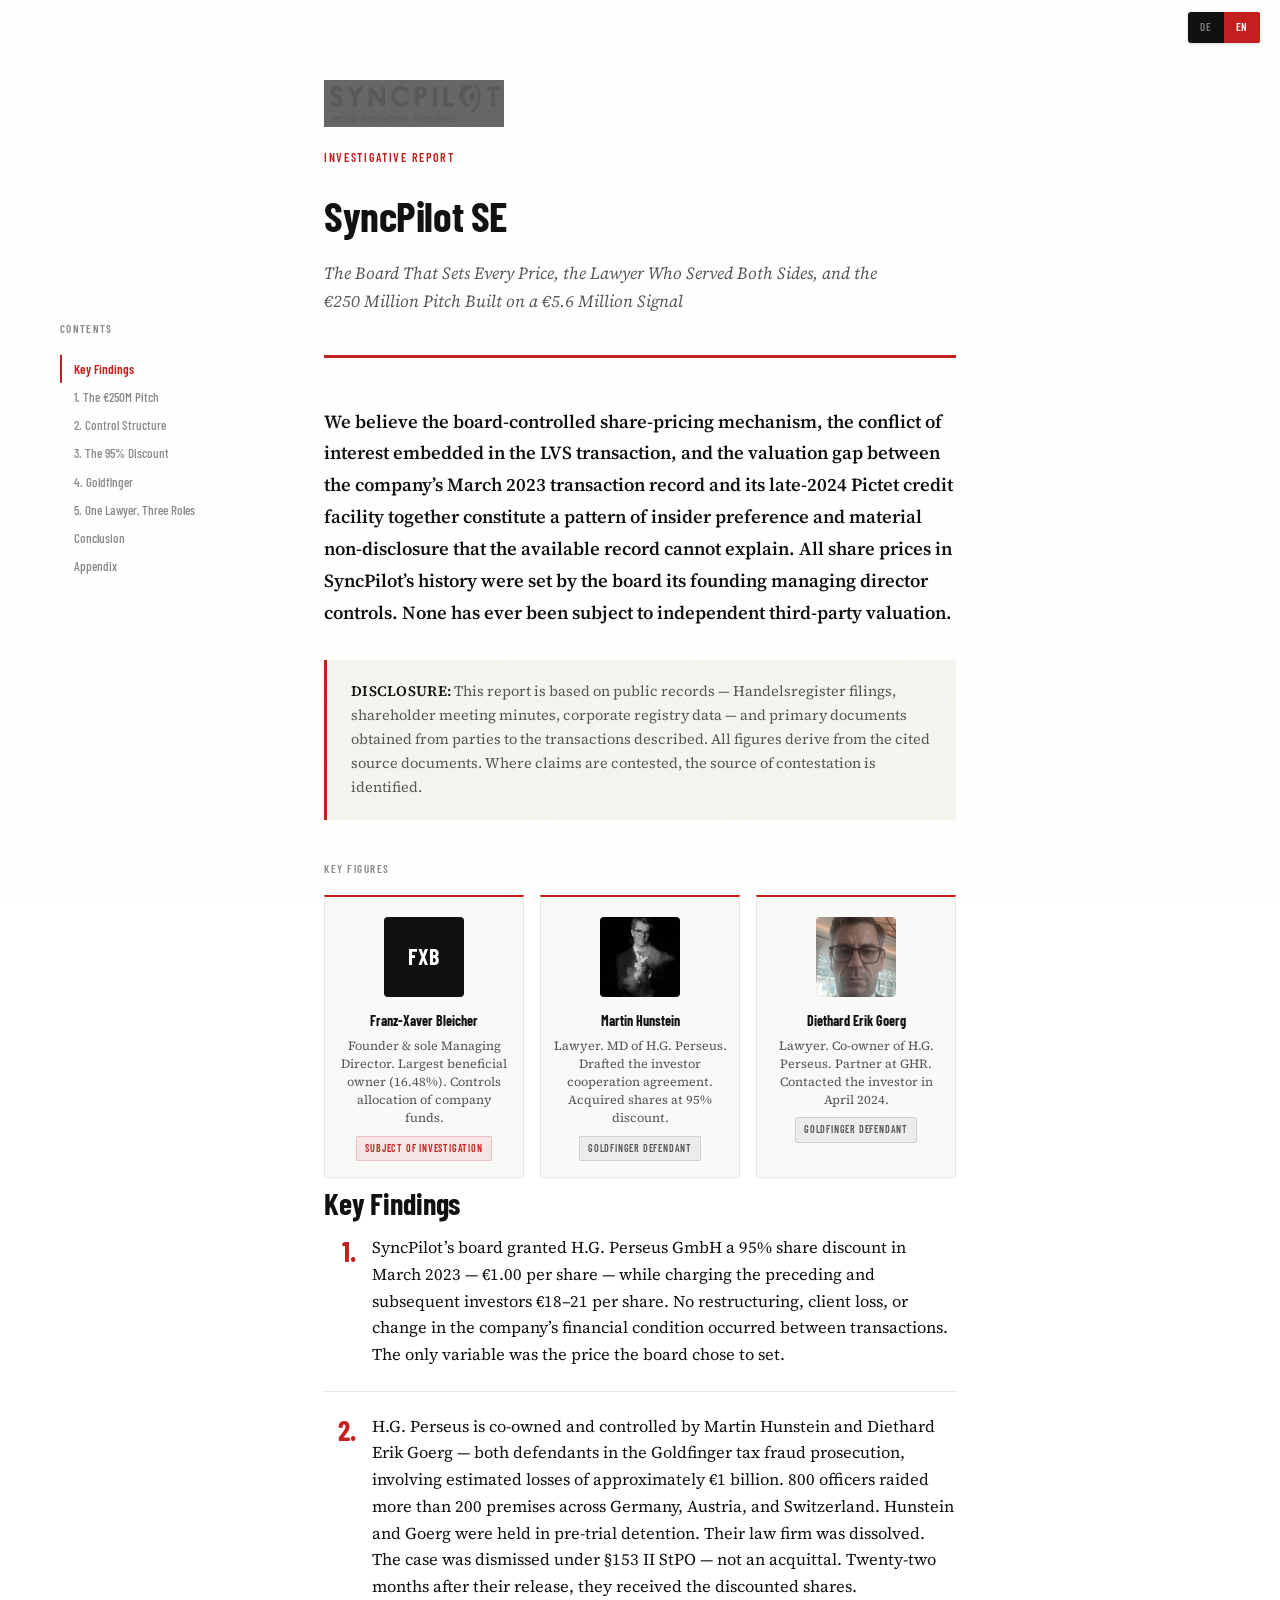
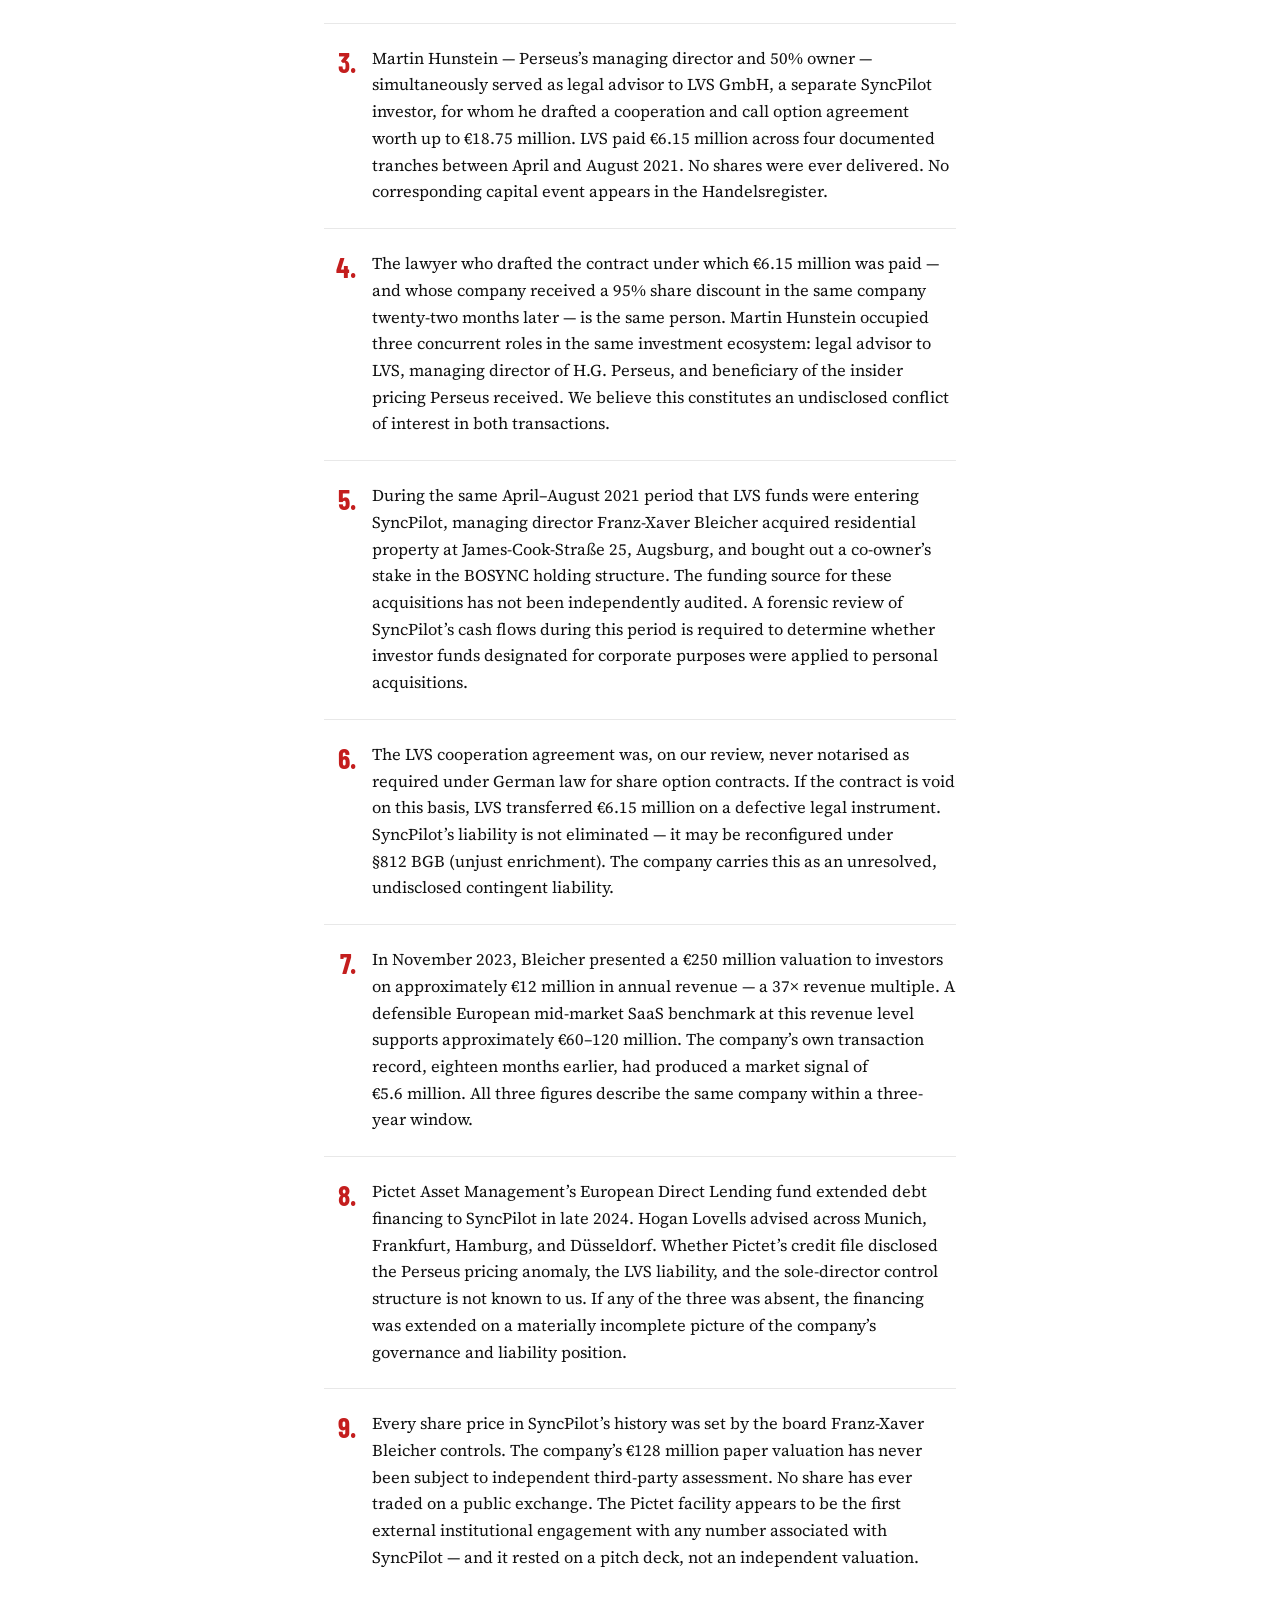
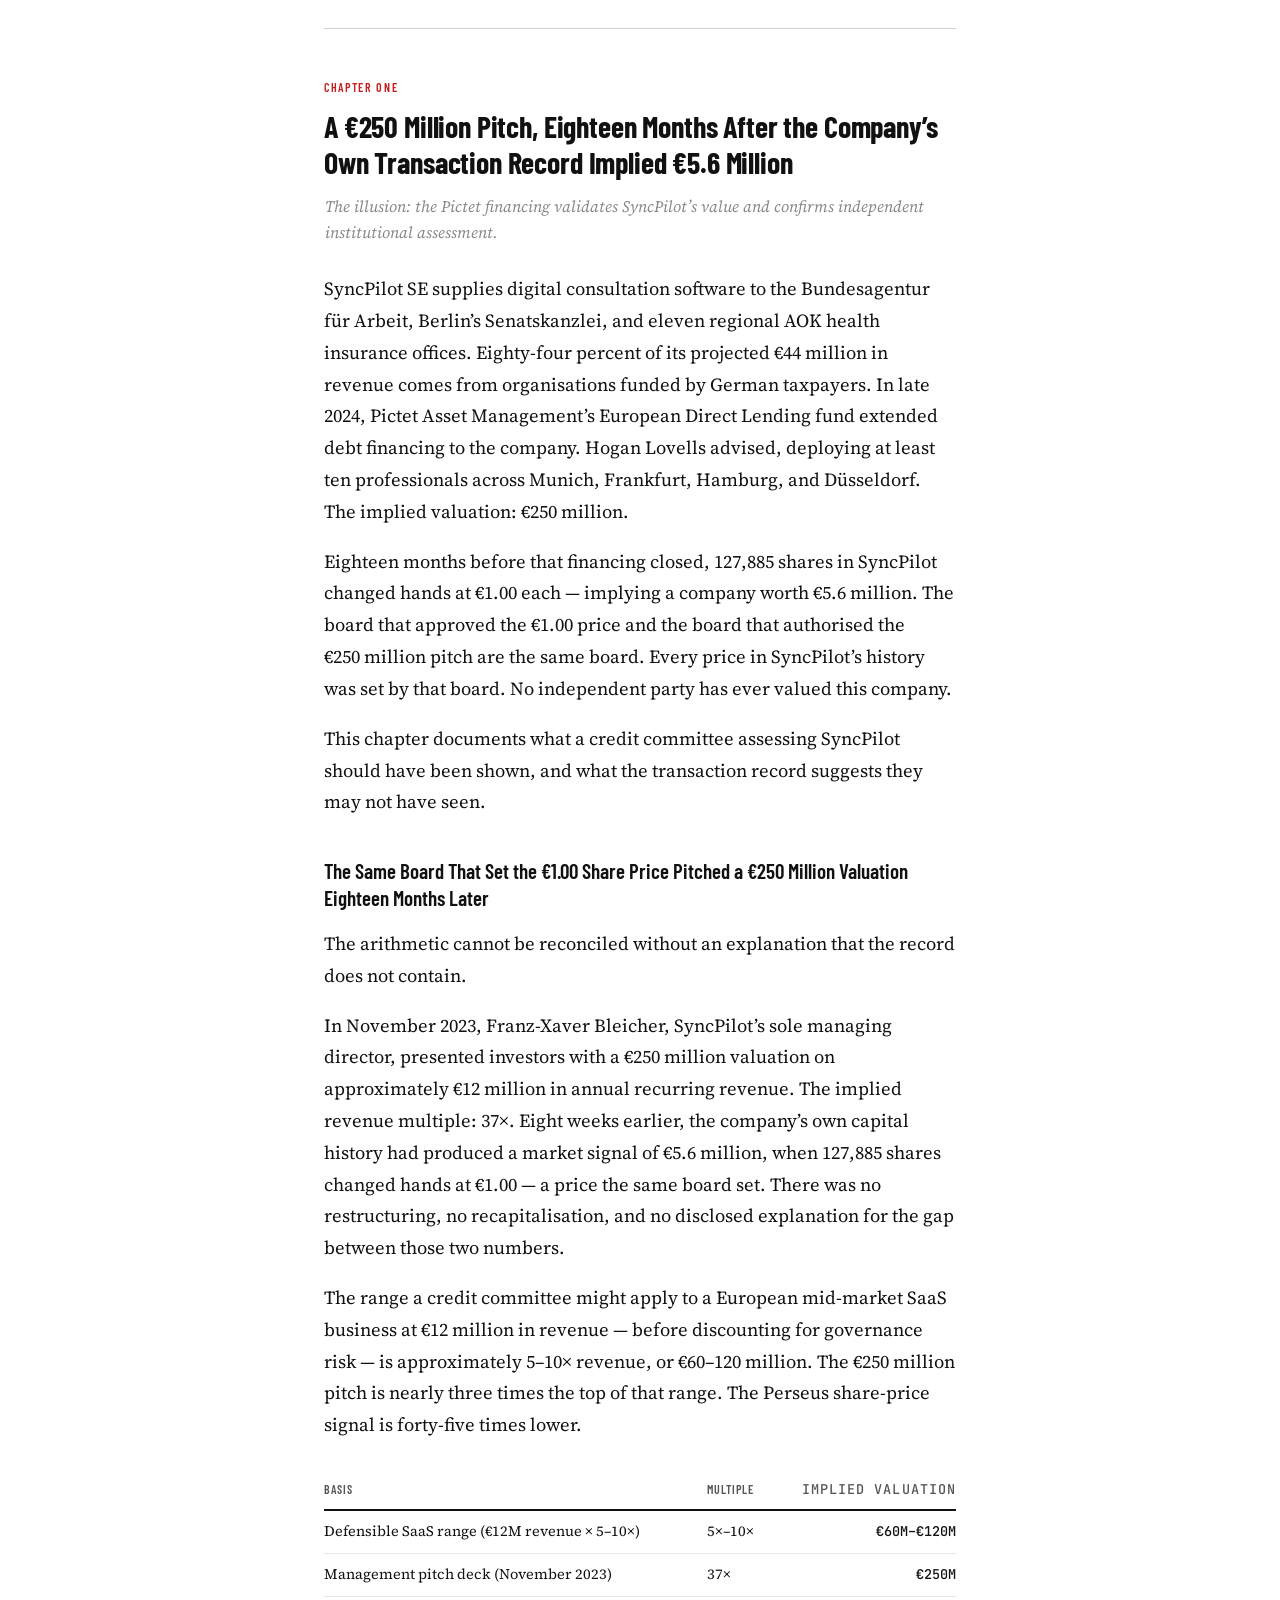
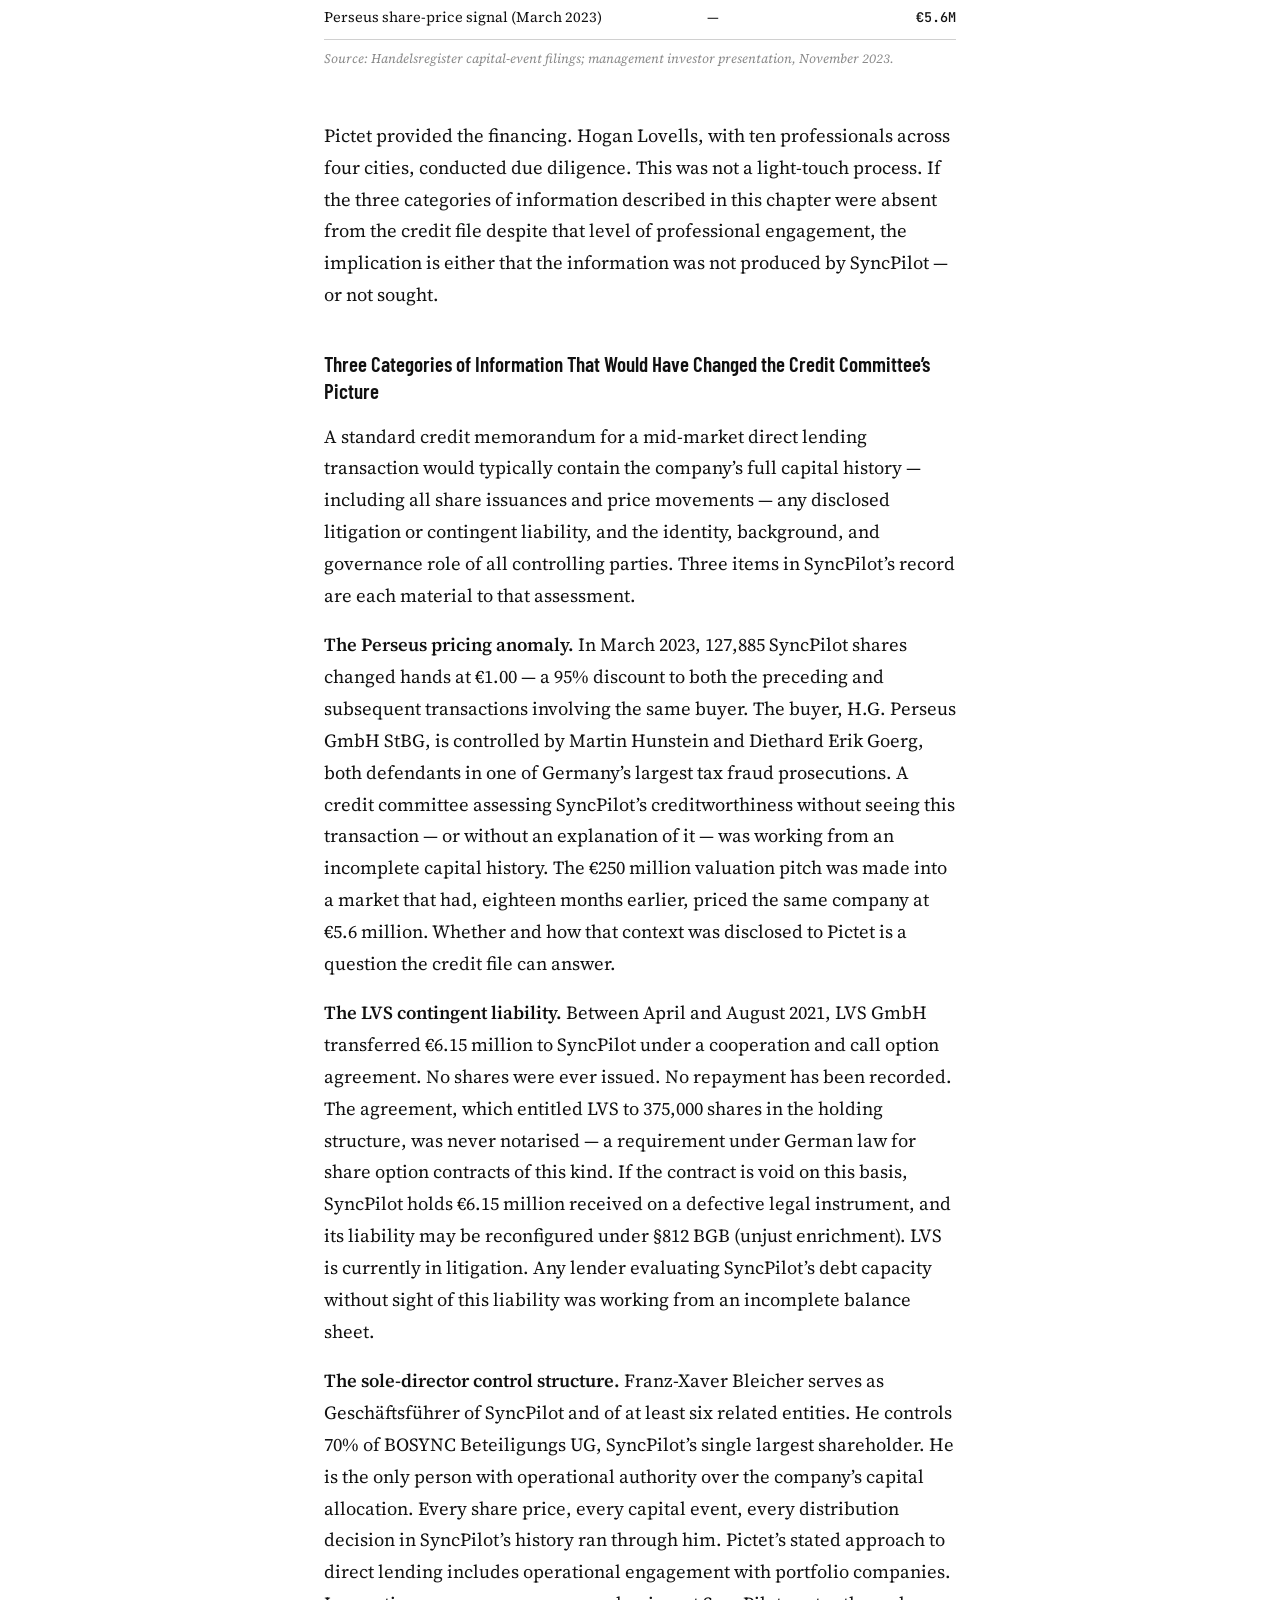
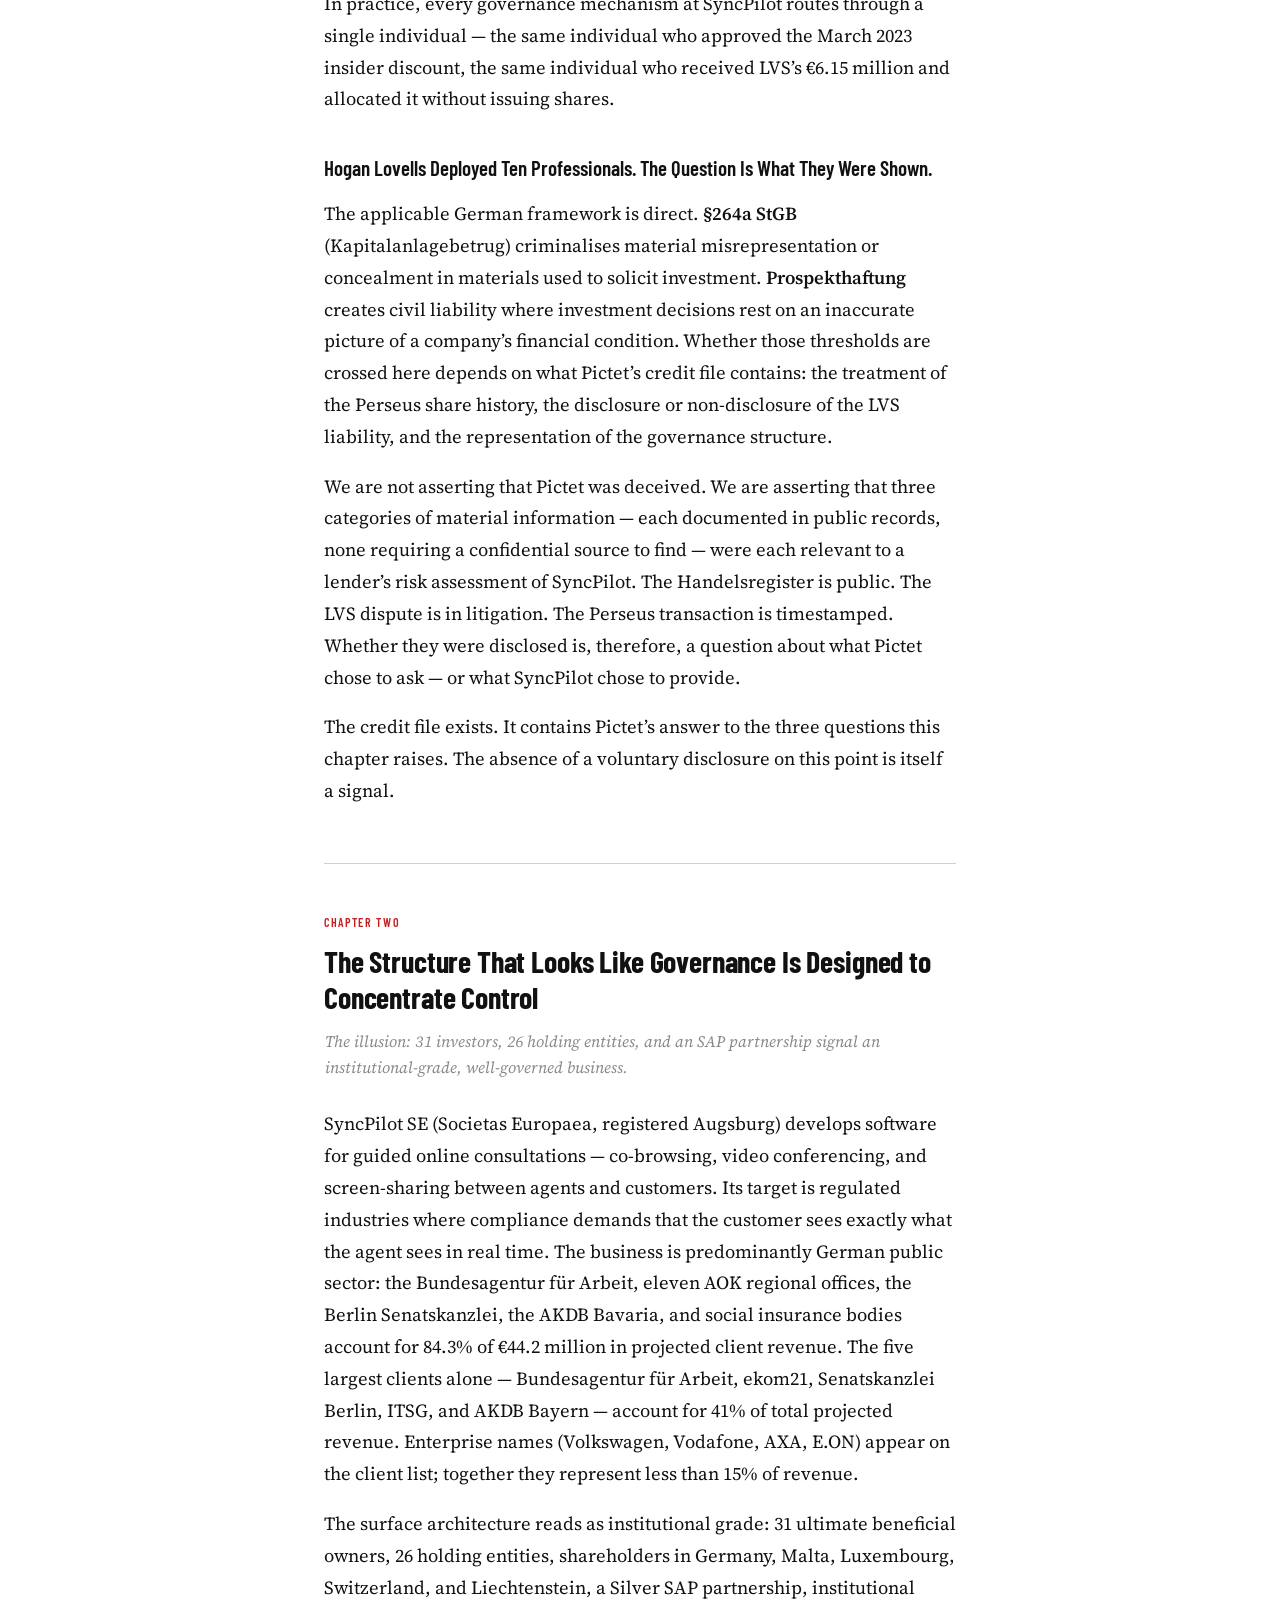
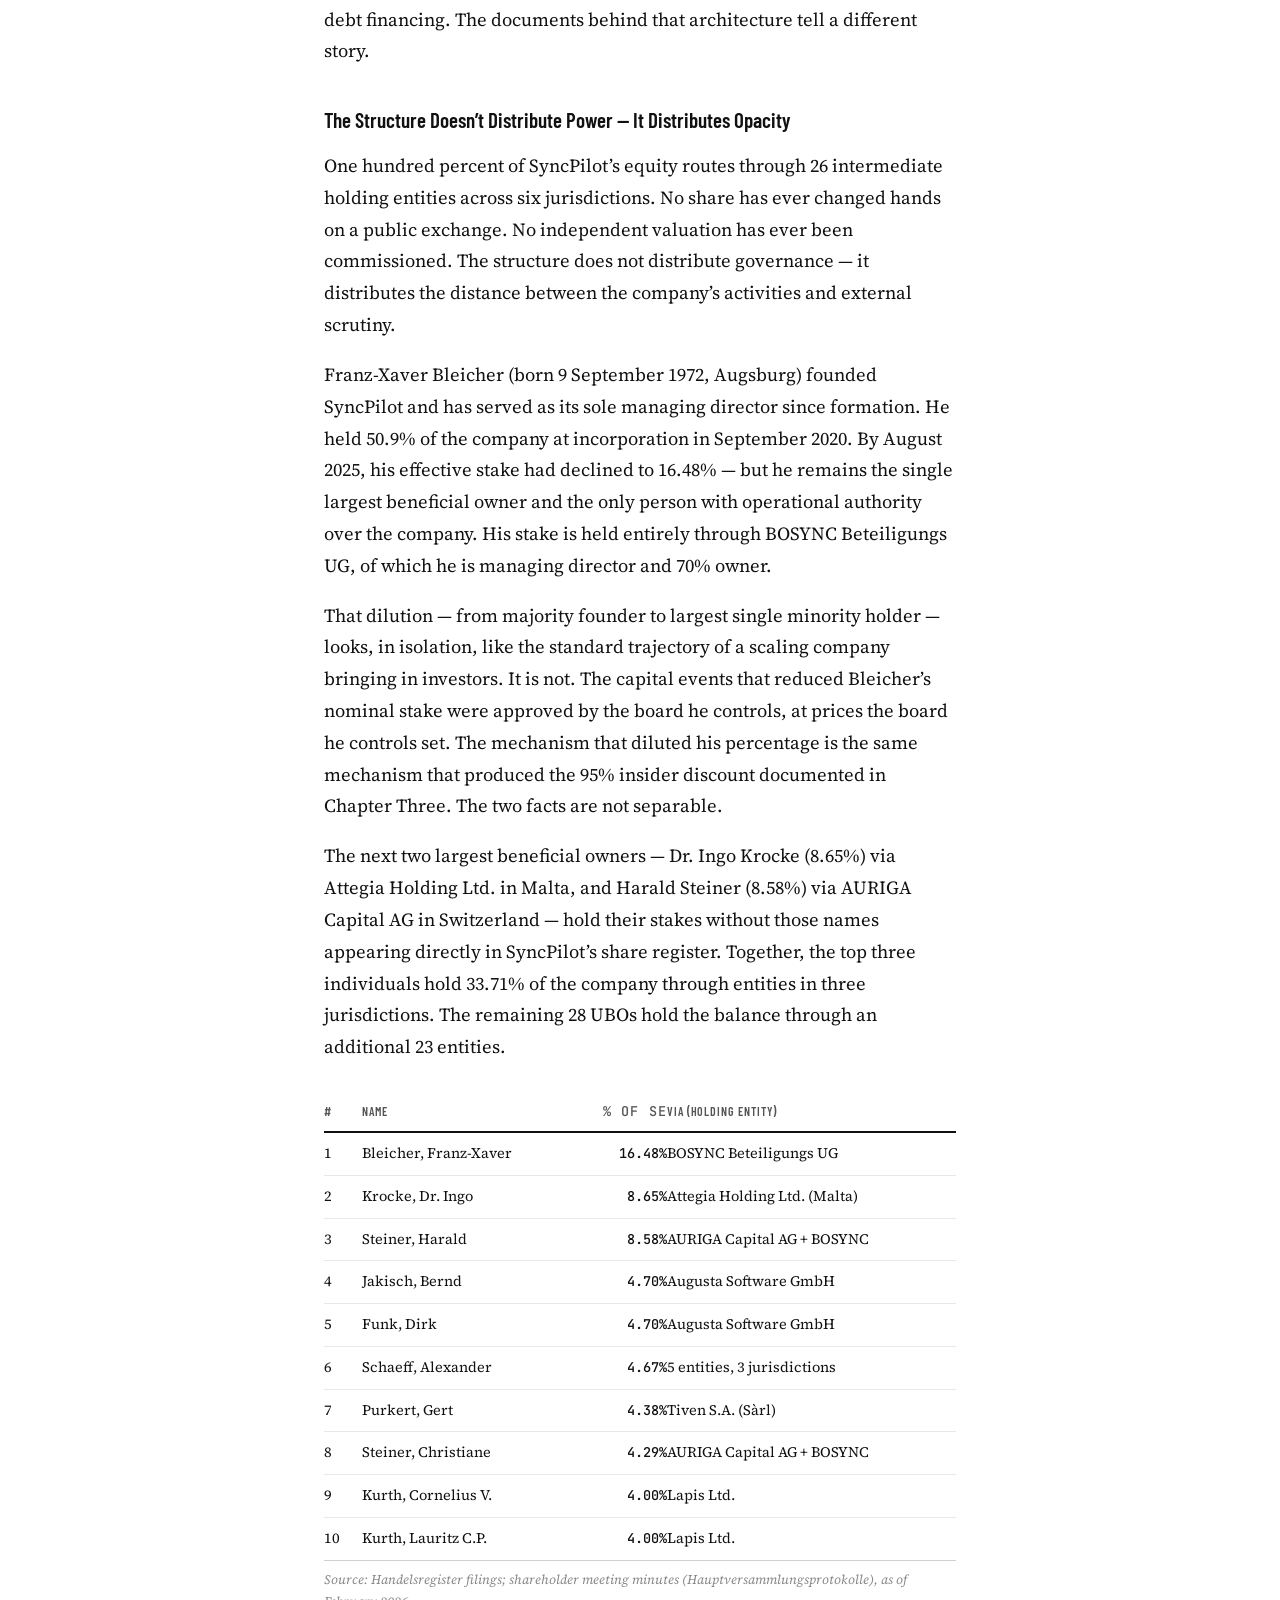
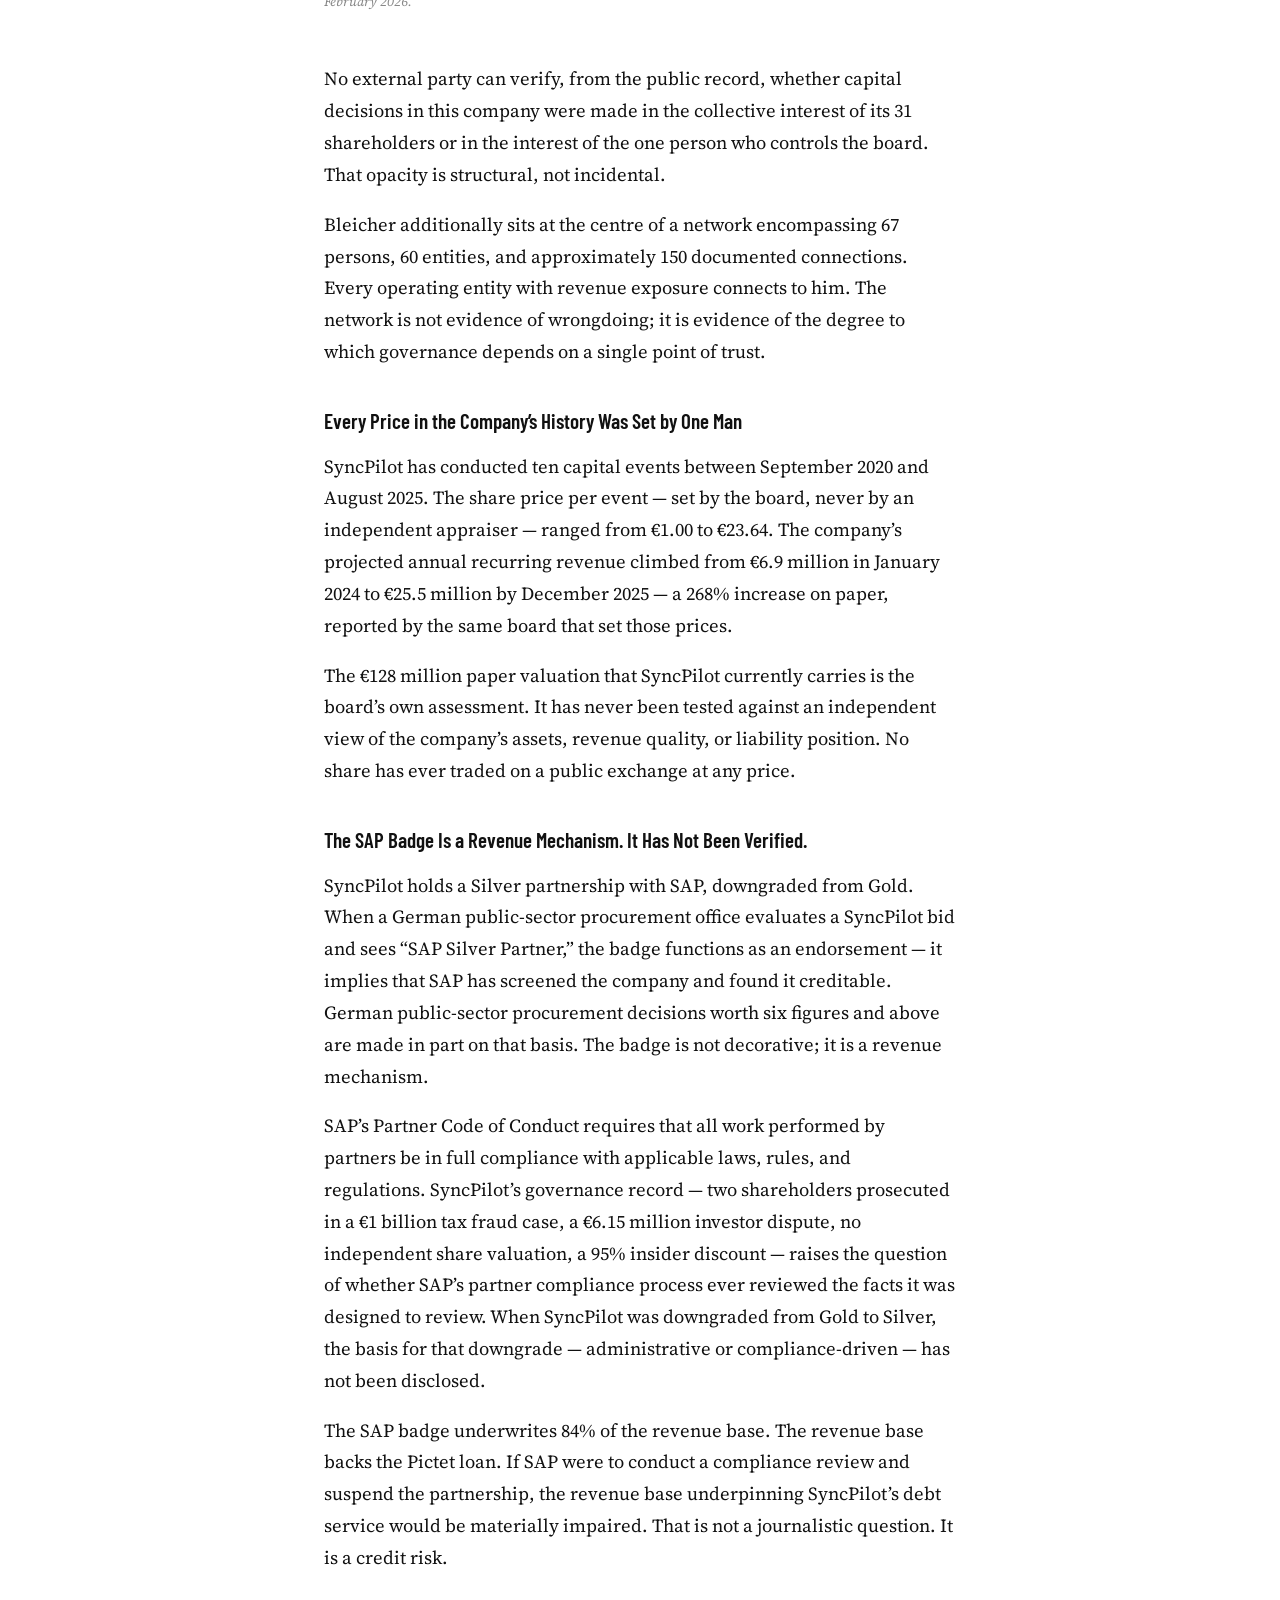
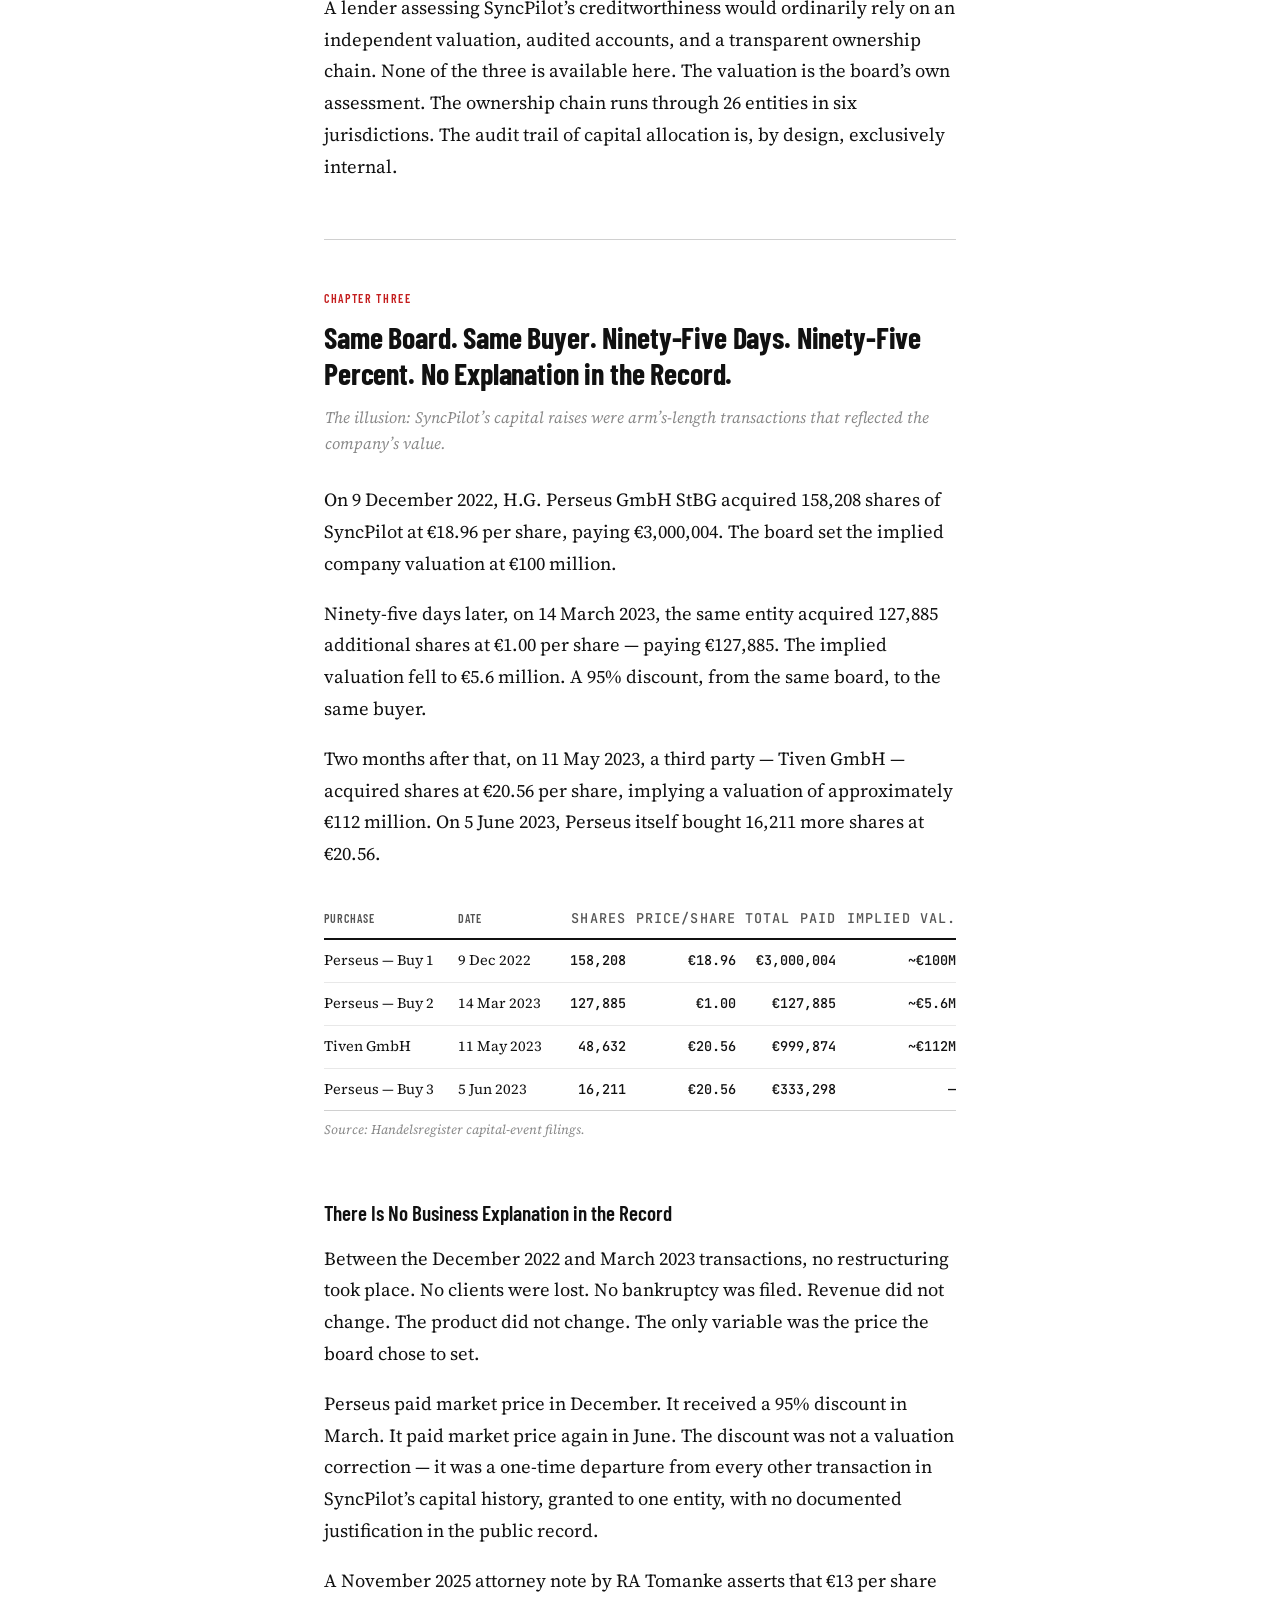
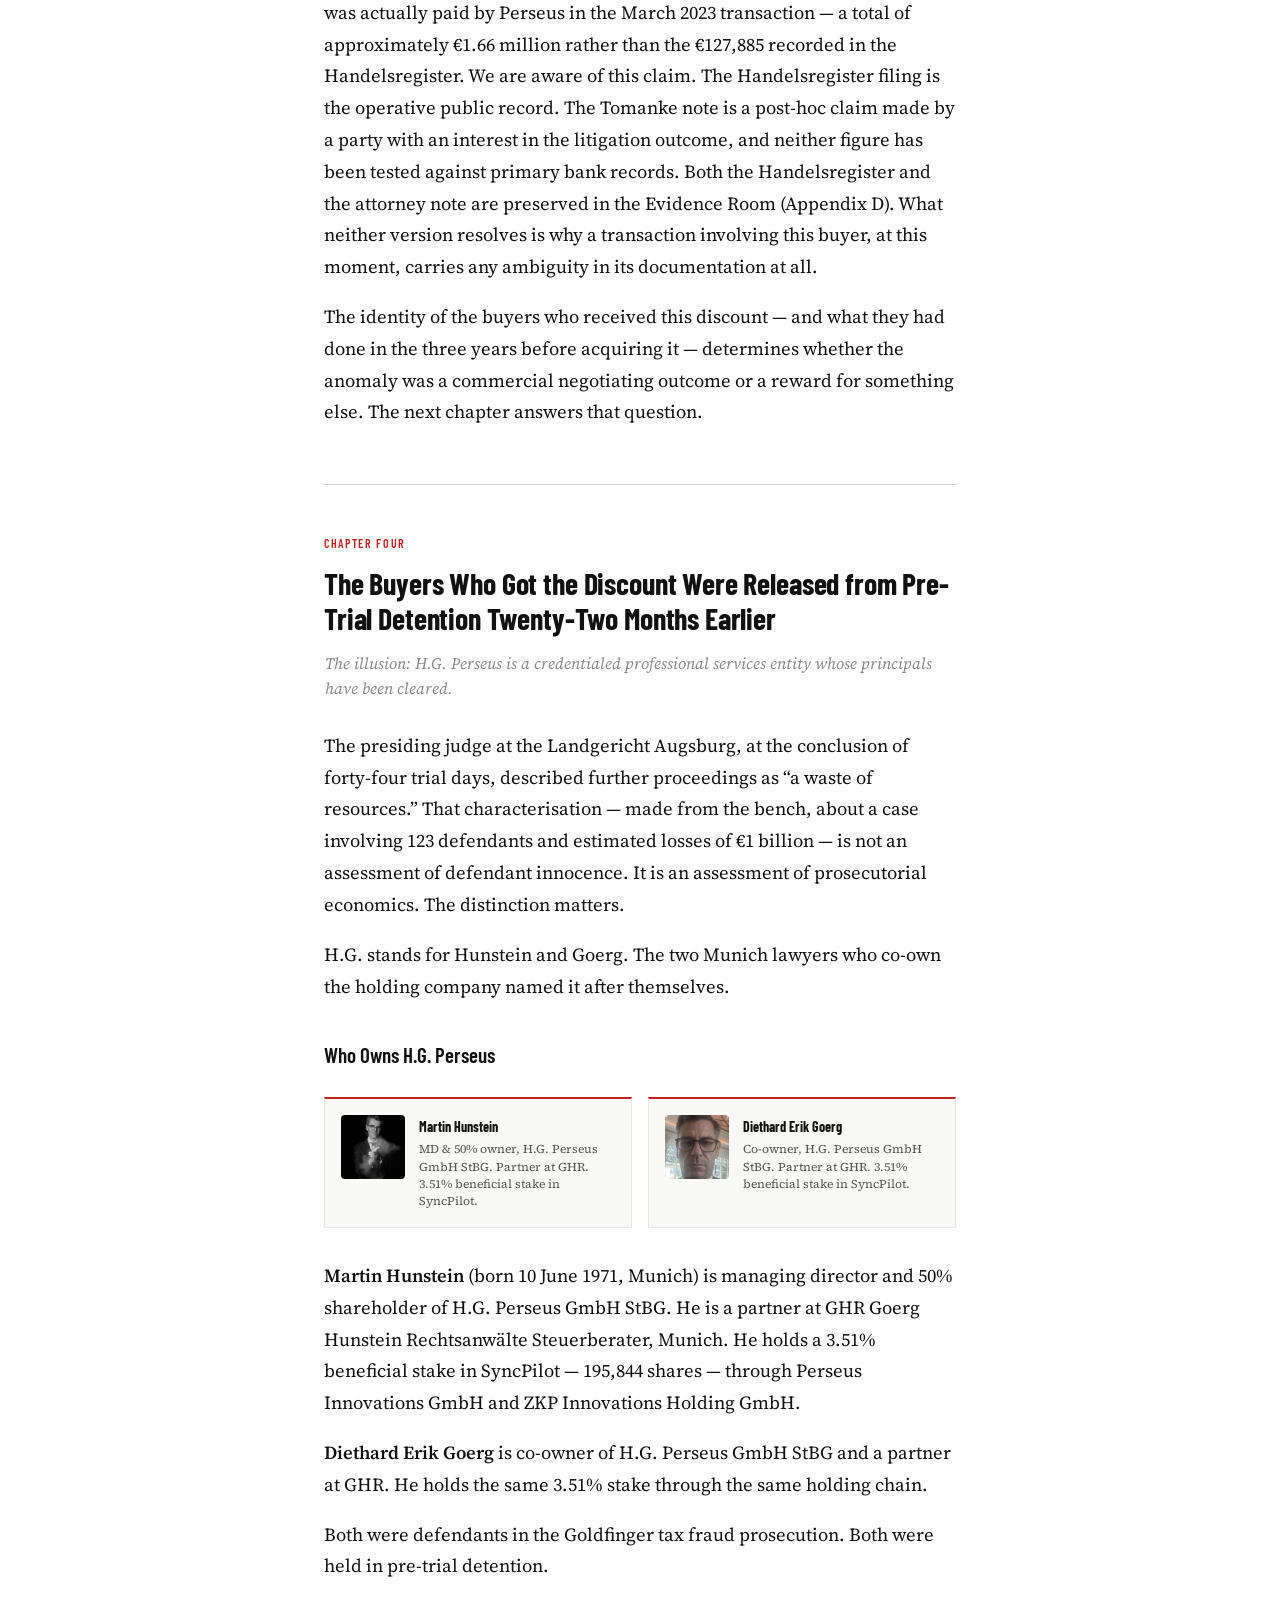
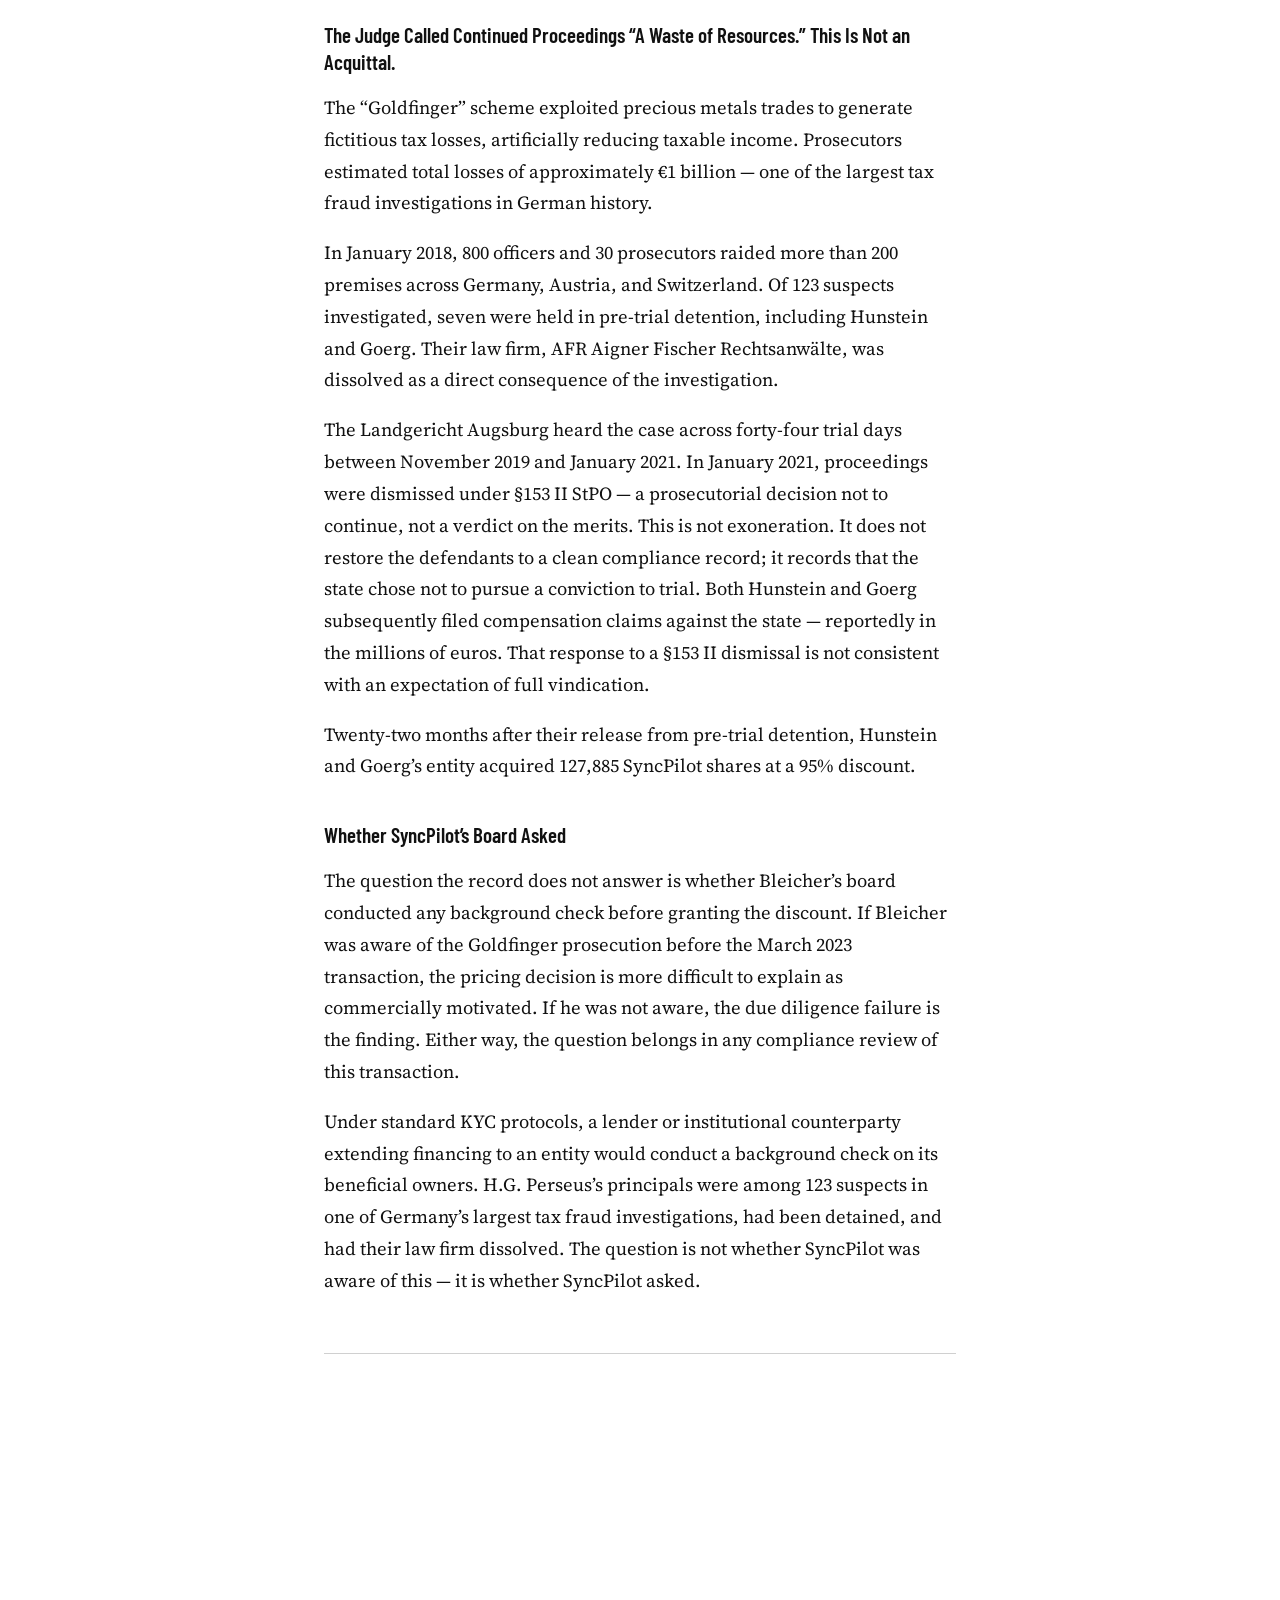
<file: SyncPilot_Report_EN.html>
<!DOCTYPE html>
<html lang="en">
<head>
<meta charset="UTF-8">
<meta name="viewport" content="width=device-width, initial-scale=1.0">
<title>SyncPilot SE &mdash; Investigative Report</title>
<link rel="preconnect" href="https://fonts.googleapis.com">
<link rel="preconnect" href="https://fonts.gstatic.com" crossorigin>
<link href="https://fonts.googleapis.com/css2?family=Barlow+Condensed:ital,wght@0,400;0,500;0,600;0,700;0,800&family=Source+Serif+4:ital,opsz,wght@0,8..60,300;0,8..60,400;0,8..60,500;0,8..60,600;0,8..60,700;1,8..60,300;1,8..60,400;1,8..60,500&family=JetBrains+Mono:wght@400;500;600&display=swap" rel="stylesheet">
<link rel="stylesheet" href="SyncPilot_Report.css">
</head>
<body>

<div class="lang-toggle">
  <a href="index.html">DE</a>
  <a href="SyncPilot_Report_EN.html" class="active">EN</a>
</div>

<div class="progress-bar" id="progressBar"></div>

<!-- Sticky TOC rail -->
<nav class="toc-rail" id="tocRail">
  <div class="toc-rail__label">Contents</div>
  <a href="#key-findings" data-toc>Key Findings</a>
  <a href="#chapter-1" data-toc>1. The &euro;250M Pitch</a>
  <a href="#chapter-2" data-toc>2. Control Structure</a>
  <a href="#chapter-3" data-toc>3. The 95% Discount</a>
  <a href="#chapter-4" data-toc>4. Goldfinger</a>
  <a href="#chapter-5" data-toc>5. One Lawyer, Three Roles</a>
  <a href="#conclusion" data-toc>Conclusion</a>
  <a href="#appendix" data-toc>Appendix</a>
</nav>

<main class="column">

  <!-- ============== HERO ============== -->
  <header class="hero reveal">
    <img src="assets/SPb.webp" alt="SyncPilot" class="hero__logo">
    <div class="hero__eyebrow">Investigative Report</div>
    <h1 class="hero__title">SyncPilot&nbsp;SE</h1>
    <p class="hero__subtitle">The Board That Sets Every Price, the Lawyer Who Served Both Sides, and the &euro;250&nbsp;Million Pitch Built on a &euro;5.6&nbsp;Million Signal</p>
    <hr class="hero__rule">
  </header>

  <!-- ============== THESIS ============== -->
  <section class="reveal">
    <p><strong>We believe the board-controlled share-pricing mechanism, the conflict of interest embedded in the LVS transaction, and the valuation gap between the company&rsquo;s March 2023 transaction record and its late-2024 Pictet credit facility together constitute a pattern of insider preference and material non-disclosure that the available record cannot explain. All share prices in SyncPilot&rsquo;s history were set by the board its founding managing director controls. None has ever been subject to independent third-party valuation.</strong></p>
  </section>

  <!-- ============== DISCLOSURE ============== -->
  <div class="disclosure reveal">
    <strong>DISCLOSURE:</strong> This report is based on public records&nbsp;&mdash; Handelsregister filings, shareholder meeting minutes, corporate registry data&nbsp;&mdash; and primary documents obtained from parties to the transactions described. All figures derive from the cited source documents. Where claims are contested, the source of contestation is identified.
  </div>

  <!-- ============== KEY FIGURES ============== -->
  <div class="cast reveal">
    <div class="cast__label">Key Figures</div>
    <div class="cast__grid">

      <div class="cast__card">
        <!-- PLACEHOLDER: replace with actual Bleicher photo when available -->
        <div class="cast__placeholder">
          <span class="cast__initials">FXB</span>
        </div>
        <div class="cast__name">Franz-Xaver Bleicher</div>
        <div class="cast__role">Founder &amp; sole Managing Director. Largest beneficial owner (16.48%). Controls allocation of company funds.</div>
        <span class="cast__badge cast__badge--target">Subject of Investigation</span>
      </div>

      <div class="cast__card">
        <img src="assets/Hunstein, Martin.png" alt="Martin Hunstein" class="cast__photo">
        <div class="cast__name">Martin Hunstein</div>
        <div class="cast__role">Lawyer. MD of H.G. Perseus. Drafted the investor cooperation agreement. Acquired shares at 95% discount.</div>
        <span class="cast__badge cast__badge--defendant">Goldfinger Defendant</span>
      </div>

      <div class="cast__card">
        <img src="assets/Diethard, Goerg.png" alt="Diethard Erik Goerg" class="cast__photo">
        <div class="cast__name">Diethard Erik Goerg</div>
        <div class="cast__role">Lawyer. Co-owner of H.G. Perseus. Partner at GHR. Contacted the investor in April 2024.</div>
        <span class="cast__badge cast__badge--defendant">Goldfinger Defendant</span>
      </div>

    </div>
  </div>

  <!-- ============== KEY FINDINGS ============== -->
  <section id="key-findings" class="reveal">
    <h2>Key Findings</h2>

    <div class="key-findings">

      <div class="key-finding">
        <span class="key-finding__num">1.</span>
        <div class="key-finding__text">SyncPilot&rsquo;s board granted H.G. Perseus GmbH a 95% share discount in March 2023&nbsp;&mdash; &euro;1.00 per share&nbsp;&mdash; while charging the preceding and subsequent investors &euro;18&ndash;21 per share. No restructuring, client loss, or change in the company&rsquo;s financial condition occurred between transactions. The only variable was the price the board chose to set.</div>
      </div>

      <div class="key-finding">
        <span class="key-finding__num">2.</span>
        <div class="key-finding__text">H.G. Perseus is co-owned and controlled by Martin Hunstein and Diethard Erik Goerg&nbsp;&mdash; both defendants in the Goldfinger tax fraud prosecution, involving estimated losses of approximately &euro;1&nbsp;billion. 800 officers raided more than 200 premises across Germany, Austria, and Switzerland. Hunstein and Goerg were held in pre-trial detention. Their law firm was dissolved. The case was dismissed under &sect;153&nbsp;II StPO&nbsp;&mdash; not an acquittal. Twenty-two months after their release, they received the discounted shares.</div>
      </div>

      <div class="key-finding">
        <span class="key-finding__num">3.</span>
        <div class="key-finding__text">Martin Hunstein&nbsp;&mdash; Perseus&rsquo;s managing director and 50% owner&nbsp;&mdash; simultaneously served as legal advisor to LVS GmbH, a separate SyncPilot investor, for whom he drafted a cooperation and call option agreement worth up to &euro;18.75&nbsp;million. LVS paid &euro;6.15&nbsp;million across four documented tranches between April and August 2021. No shares were ever delivered. No corresponding capital event appears in the Handelsregister.</div>
      </div>

      <div class="key-finding">
        <span class="key-finding__num">4.</span>
        <div class="key-finding__text">The lawyer who drafted the contract under which &euro;6.15&nbsp;million was paid&nbsp;&mdash; and whose company received a 95% share discount in the same company twenty-two months later&nbsp;&mdash; is the same person. Martin Hunstein occupied three concurrent roles in the same investment ecosystem: legal advisor to LVS, managing director of H.G. Perseus, and beneficiary of the insider pricing Perseus received. We believe this constitutes an undisclosed conflict of interest in both transactions.</div>
      </div>

      <div class="key-finding">
        <span class="key-finding__num">5.</span>
        <div class="key-finding__text">During the same April&ndash;August 2021 period that LVS funds were entering SyncPilot, managing director Franz-Xaver Bleicher acquired residential property at James-Cook-Stra&szlig;e&nbsp;25, Augsburg, and bought out a co-owner&rsquo;s stake in the BOSYNC holding structure. The funding source for these acquisitions has not been independently audited. A forensic review of SyncPilot&rsquo;s cash flows during this period is required to determine whether investor funds designated for corporate purposes were applied to personal acquisitions.</div>
      </div>

      <div class="key-finding">
        <span class="key-finding__num">6.</span>
        <div class="key-finding__text">The LVS cooperation agreement was, on our review, never notarised as required under German law for share option contracts. If the contract is void on this basis, LVS transferred &euro;6.15&nbsp;million on a defective legal instrument. SyncPilot&rsquo;s liability is not eliminated&nbsp;&mdash; it may be reconfigured under &sect;812&nbsp;BGB (unjust enrichment). The company carries this as an unresolved, undisclosed contingent liability.</div>
      </div>

      <div class="key-finding">
        <span class="key-finding__num">7.</span>
        <div class="key-finding__text">In November 2023, Bleicher presented a &euro;250&nbsp;million valuation to investors on approximately &euro;12&nbsp;million in annual revenue&nbsp;&mdash; a 37&times; revenue multiple. A defensible European mid-market SaaS benchmark at this revenue level supports approximately &euro;60&ndash;120&nbsp;million. The company&rsquo;s own transaction record, eighteen months earlier, had produced a market signal of &euro;5.6&nbsp;million. All three figures describe the same company within a three-year window.</div>
      </div>

      <div class="key-finding">
        <span class="key-finding__num">8.</span>
        <div class="key-finding__text">Pictet Asset Management&rsquo;s European Direct Lending fund extended debt financing to SyncPilot in late 2024. Hogan Lovells advised across Munich, Frankfurt, Hamburg, and D&uuml;sseldorf. Whether Pictet&rsquo;s credit file disclosed the Perseus pricing anomaly, the LVS liability, and the sole-director control structure is not known to us. If any of the three was absent, the financing was extended on a materially incomplete picture of the company&rsquo;s governance and liability position.</div>
      </div>

      <div class="key-finding">
        <span class="key-finding__num">9.</span>
        <div class="key-finding__text">Every share price in SyncPilot&rsquo;s history was set by the board Franz-Xaver Bleicher controls. The company&rsquo;s &euro;128&nbsp;million paper valuation has never been subject to independent third-party assessment. No share has ever traded on a public exchange. The Pictet facility appears to be the first external institutional engagement with any number associated with SyncPilot&nbsp;&mdash; and it rested on a pitch deck, not an independent valuation.</div>
      </div>

    </div>
  </section>

  <!-- ============== CHAPTER 1 ============== -->
  <hr class="section-rule">

  <section id="chapter-1" class="reveal">
    <div class="chapter-label">Chapter One</div>
    <h2>A &euro;250&nbsp;Million Pitch, Eighteen Months After the Company&rsquo;s Own Transaction Record Implied &euro;5.6&nbsp;Million</h2>
    <p class="chapter-illusion">The illusion: the Pictet financing validates SyncPilot&rsquo;s value and confirms independent institutional assessment.</p>

    <p>SyncPilot SE supplies digital consultation software to the Bundesagentur f&uuml;r Arbeit, Berlin&rsquo;s Senatskanzlei, and eleven regional AOK health insurance offices. Eighty-four percent of its projected &euro;44&nbsp;million in revenue comes from organisations funded by German taxpayers. In late 2024, Pictet Asset Management&rsquo;s European Direct Lending fund extended debt financing to the company. Hogan Lovells advised, deploying at least ten professionals across Munich, Frankfurt, Hamburg, and D&uuml;sseldorf. The implied valuation: &euro;250&nbsp;million.</p>

    <p>Eighteen months before that financing closed, 127,885 shares in SyncPilot changed hands at &euro;1.00 each&nbsp;&mdash; implying a company worth &euro;5.6&nbsp;million. The board that approved the &euro;1.00 price and the board that authorised the &euro;250&nbsp;million pitch are the same board. Every price in SyncPilot&rsquo;s history was set by that board. No independent party has ever valued this company.</p>

    <p>This chapter documents what a credit committee assessing SyncPilot should have been shown, and what the transaction record suggests they may not have seen.</p>

    <h3>The Same Board That Set the &euro;1.00 Share Price Pitched a &euro;250&nbsp;Million Valuation Eighteen Months Later</h3>

    <p>The arithmetic cannot be reconciled without an explanation that the record does not contain.</p>

    <p>In November 2023, Franz-Xaver Bleicher, SyncPilot&rsquo;s sole managing director, presented investors with a &euro;250&nbsp;million valuation on approximately &euro;12&nbsp;million in annual recurring revenue. The implied revenue multiple: 37&times;. Eight weeks earlier, the company&rsquo;s own capital history had produced a market signal of &euro;5.6&nbsp;million, when 127,885 shares changed hands at &euro;1.00&nbsp;&mdash; a price the same board set. There was no restructuring, no recapitalisation, and no disclosed explanation for the gap between those two numbers.</p>

    <p>The range a credit committee might apply to a European mid-market SaaS business at &euro;12&nbsp;million in revenue&nbsp;&mdash; before discounting for governance risk&nbsp;&mdash; is approximately 5&ndash;10&times; revenue, or &euro;60&ndash;120&nbsp;million. The &euro;250&nbsp;million pitch is nearly three times the top of that range. The Perseus share-price signal is forty-five times lower.</p>

    <div class="table-wrap">
      <table>
        <thead>
          <tr>
            <th>Basis</th>
            <th>Multiple</th>
            <th class="num">Implied Valuation</th>
          </tr>
        </thead>
        <tbody>
          <tr>
            <td>Defensible SaaS range (&euro;12M revenue &times; 5&ndash;10&times;)</td>
            <td>5&times;&ndash;10&times;</td>
            <td class="num">&euro;60M&ndash;&euro;120M</td>
          </tr>
          <tr>
            <td>Management pitch deck (November 2023)</td>
            <td>37&times;</td>
            <td class="num">&euro;250M</td>
          </tr>
          <tr>
            <td>Perseus share-price signal (March 2023)</td>
            <td>&mdash;</td>
            <td class="num">&euro;5.6M</td>
          </tr>
        </tbody>
      </table>
      <p class="table-source">Source: Handelsregister capital-event filings; management investor presentation, November 2023.</p>
    </div>

    <p>Pictet provided the financing. Hogan Lovells, with ten professionals across four cities, conducted due diligence. This was not a light-touch process. If the three categories of information described in this chapter were absent from the credit file despite that level of professional engagement, the implication is either that the information was not produced by SyncPilot&nbsp;&mdash; or not sought.</p>

    <h3>Three Categories of Information That Would Have Changed the Credit Committee&rsquo;s Picture</h3>

    <p>A standard credit memorandum for a mid-market direct lending transaction would typically contain the company&rsquo;s full capital history&nbsp;&mdash; including all share issuances and price movements&nbsp;&mdash; any disclosed litigation or contingent liability, and the identity, background, and governance role of all controlling parties. Three items in SyncPilot&rsquo;s record are each material to that assessment.</p>

    <p><strong>The Perseus pricing anomaly.</strong> In March 2023, 127,885 SyncPilot shares changed hands at &euro;1.00&nbsp;&mdash; a 95% discount to both the preceding and subsequent transactions involving the same buyer. The buyer, H.G. Perseus GmbH StBG, is controlled by Martin Hunstein and Diethard Erik Goerg, both defendants in one of Germany&rsquo;s largest tax fraud prosecutions. A credit committee assessing SyncPilot&rsquo;s creditworthiness without seeing this transaction&nbsp;&mdash; or without an explanation of it&nbsp;&mdash; was working from an incomplete capital history. The &euro;250&nbsp;million valuation pitch was made into a market that had, eighteen months earlier, priced the same company at &euro;5.6&nbsp;million. Whether and how that context was disclosed to Pictet is a question the credit file can answer.</p>

    <p><strong>The LVS contingent liability.</strong> Between April and August 2021, LVS GmbH transferred &euro;6.15&nbsp;million to SyncPilot under a cooperation and call option agreement. No shares were ever issued. No repayment has been recorded. The agreement, which entitled LVS to 375,000 shares in the holding structure, was never notarised&nbsp;&mdash; a requirement under German law for share option contracts of this kind. If the contract is void on this basis, SyncPilot holds &euro;6.15&nbsp;million received on a defective legal instrument, and its liability may be reconfigured under &sect;812&nbsp;BGB (unjust enrichment). LVS is currently in litigation. Any lender evaluating SyncPilot&rsquo;s debt capacity without sight of this liability was working from an incomplete balance sheet.</p>

    <p><strong>The sole-director control structure.</strong> Franz-Xaver Bleicher serves as Gesch&auml;ftsf&uuml;hrer of SyncPilot and of at least six related entities. He controls 70% of BOSYNC Beteiligungs UG, SyncPilot&rsquo;s single largest shareholder. He is the only person with operational authority over the company&rsquo;s capital allocation. Every share price, every capital event, every distribution decision in SyncPilot&rsquo;s history ran through him. Pictet&rsquo;s stated approach to direct lending includes operational engagement with portfolio companies. In practice, every governance mechanism at SyncPilot routes through a single individual&nbsp;&mdash; the same individual who approved the March 2023 insider discount, the same individual who received LVS&rsquo;s &euro;6.15&nbsp;million and allocated it without issuing shares.</p>

    <h3>Hogan Lovells Deployed Ten Professionals. The Question Is What They Were Shown.</h3>

    <p>The applicable German framework is direct. <strong>&sect;264a StGB</strong> (Kapitalanlagebetrug) criminalises material misrepresentation or concealment in materials used to solicit investment. <strong>Prospekthaftung</strong> creates civil liability where investment decisions rest on an inaccurate picture of a company&rsquo;s financial condition. Whether those thresholds are crossed here depends on what Pictet&rsquo;s credit file contains: the treatment of the Perseus share history, the disclosure or non-disclosure of the LVS liability, and the representation of the governance structure.</p>

    <p>We are not asserting that Pictet was deceived. We are asserting that three categories of material information&nbsp;&mdash; each documented in public records, none requiring a confidential source to find&nbsp;&mdash; were each relevant to a lender&rsquo;s risk assessment of SyncPilot. The Handelsregister is public. The LVS dispute is in litigation. The Perseus transaction is timestamped. Whether they were disclosed is, therefore, a question about what Pictet chose to ask&nbsp;&mdash; or what SyncPilot chose to provide.</p>

    <p>The credit file exists. It contains Pictet&rsquo;s answer to the three questions this chapter raises. The absence of a voluntary disclosure on this point is itself a signal.</p>
  </section>

  <!-- ============== CHAPTER 2 ============== -->
  <hr class="section-rule">

  <section id="chapter-2" class="reveal">
    <div class="chapter-label">Chapter Two</div>
    <h2>The Structure That Looks Like Governance Is Designed to Concentrate Control</h2>
    <p class="chapter-illusion">The illusion: 31 investors, 26 holding entities, and an SAP partnership signal an institutional-grade, well-governed business.</p>

    <p>SyncPilot SE (Societas Europaea, registered Augsburg) develops software for guided online consultations&nbsp;&mdash; co-browsing, video conferencing, and screen-sharing between agents and customers. Its target is regulated industries where compliance demands that the customer sees exactly what the agent sees in real time. The business is predominantly German public sector: the Bundesagentur f&uuml;r Arbeit, eleven AOK regional offices, the Berlin Senatskanzlei, the AKDB Bavaria, and social insurance bodies account for 84.3% of &euro;44.2&nbsp;million in projected client revenue. The five largest clients alone&nbsp;&mdash; Bundesagentur f&uuml;r Arbeit, ekom21, Senatskanzlei Berlin, ITSG, and AKDB Bayern&nbsp;&mdash; account for 41% of total projected revenue. Enterprise names (Volkswagen, Vodafone, AXA, E.ON) appear on the client list; together they represent less than 15% of revenue.</p>

    <p>The surface architecture reads as institutional grade: 31 ultimate beneficial owners, 26 holding entities, shareholders in Germany, Malta, Luxembourg, Switzerland, and Liechtenstein, a Silver SAP partnership, institutional debt financing. The documents behind that architecture tell a different story.</p>

    <h3>The Structure Doesn&rsquo;t Distribute Power&nbsp;&mdash; It Distributes Opacity</h3>

    <p>One hundred percent of SyncPilot&rsquo;s equity routes through 26 intermediate holding entities across six jurisdictions. No share has ever changed hands on a public exchange. No independent valuation has ever been commissioned. The structure does not distribute governance&nbsp;&mdash; it distributes the distance between the company&rsquo;s activities and external scrutiny.</p>

    <p>Franz-Xaver Bleicher (born 9&nbsp;September 1972, Augsburg) founded SyncPilot and has served as its sole managing director since formation. He held 50.9% of the company at incorporation in September 2020. By August 2025, his effective stake had declined to 16.48%&nbsp;&mdash; but he remains the single largest beneficial owner and the only person with operational authority over the company. His stake is held entirely through BOSYNC Beteiligungs UG, of which he is managing director and 70% owner.</p>

    <p>That dilution&nbsp;&mdash; from majority founder to largest single minority holder&nbsp;&mdash; looks, in isolation, like the standard trajectory of a scaling company bringing in investors. It is not. The capital events that reduced Bleicher&rsquo;s nominal stake were approved by the board he controls, at prices the board he controls set. The mechanism that diluted his percentage is the same mechanism that produced the 95% insider discount documented in Chapter Three. The two facts are not separable.</p>

    <p>The next two largest beneficial owners&nbsp;&mdash; Dr.&nbsp;Ingo Krocke (8.65%) via Attegia Holding Ltd. in Malta, and Harald Steiner (8.58%) via AURIGA Capital AG in Switzerland&nbsp;&mdash; hold their stakes without those names appearing directly in SyncPilot&rsquo;s share register. Together, the top three individuals hold 33.71% of the company through entities in three jurisdictions. The remaining 28 UBOs hold the balance through an additional 23 entities.</p>

    <div class="table-wrap">
      <table>
        <thead>
          <tr>
            <th>#</th>
            <th>Name</th>
            <th class="num">% of SE</th>
            <th>Via (Holding Entity)</th>
          </tr>
        </thead>
        <tbody>
          <tr><td>1</td><td>Bleicher, Franz-Xaver</td><td class="num">16.48%</td><td>BOSYNC Beteiligungs UG</td></tr>
          <tr><td>2</td><td>Krocke, Dr.&nbsp;Ingo</td><td class="num">8.65%</td><td>Attegia Holding Ltd. (Malta)</td></tr>
          <tr><td>3</td><td>Steiner, Harald</td><td class="num">8.58%</td><td>AURIGA Capital AG + BOSYNC</td></tr>
          <tr><td>4</td><td>Jakisch, Bernd</td><td class="num">4.70%</td><td>Augusta Software GmbH</td></tr>
          <tr><td>5</td><td>Funk, Dirk</td><td class="num">4.70%</td><td>Augusta Software GmbH</td></tr>
          <tr><td>6</td><td>Schaeff, Alexander</td><td class="num">4.67%</td><td>5 entities, 3 jurisdictions</td></tr>
          <tr><td>7</td><td>Purkert, Gert</td><td class="num">4.38%</td><td>Tiven S.A. (S&agrave;rl)</td></tr>
          <tr><td>8</td><td>Steiner, Christiane</td><td class="num">4.29%</td><td>AURIGA Capital AG + BOSYNC</td></tr>
          <tr><td>9</td><td>Kurth, Cornelius V.</td><td class="num">4.00%</td><td>Lapis Ltd.</td></tr>
          <tr><td>10</td><td>Kurth, Lauritz C.P.</td><td class="num">4.00%</td><td>Lapis Ltd.</td></tr>
        </tbody>
      </table>
      <p class="table-source">Source: Handelsregister filings; shareholder meeting minutes (Hauptversammlungsprotokolle), as of February 2026.</p>
    </div>

    <p>No external party can verify, from the public record, whether capital decisions in this company were made in the collective interest of its 31 shareholders or in the interest of the one person who controls the board. That opacity is structural, not incidental.</p>

    <p>Bleicher additionally sits at the centre of a network encompassing 67 persons, 60 entities, and approximately 150 documented connections. Every operating entity with revenue exposure connects to him. The network is not evidence of wrongdoing; it is evidence of the degree to which governance depends on a single point of trust.</p>

    <h3>Every Price in the Company&rsquo;s History Was Set by One Man</h3>

    <p>SyncPilot has conducted ten capital events between September 2020 and August 2025. The share price per event&nbsp;&mdash; set by the board, never by an independent appraiser&nbsp;&mdash; ranged from &euro;1.00 to &euro;23.64. The company&rsquo;s projected annual recurring revenue climbed from &euro;6.9&nbsp;million in January 2024 to &euro;25.5&nbsp;million by December 2025&nbsp;&mdash; a 268% increase on paper, reported by the same board that set those prices.</p>

    <p>The &euro;128&nbsp;million paper valuation that SyncPilot currently carries is the board&rsquo;s own assessment. It has never been tested against an independent view of the company&rsquo;s assets, revenue quality, or liability position. No share has ever traded on a public exchange at any price.</p>

    <h3>The SAP Badge Is a Revenue Mechanism. It Has Not Been Verified.</h3>

    <p>SyncPilot holds a Silver partnership with SAP, downgraded from Gold. When a German public-sector procurement office evaluates a SyncPilot bid and sees &ldquo;SAP Silver Partner,&rdquo; the badge functions as an endorsement&nbsp;&mdash; it implies that SAP has screened the company and found it creditable. German public-sector procurement decisions worth six figures and above are made in part on that basis. The badge is not decorative; it is a revenue mechanism.</p>

    <p>SAP&rsquo;s Partner Code of Conduct requires that all work performed by partners be in full compliance with applicable laws, rules, and regulations. SyncPilot&rsquo;s governance record&nbsp;&mdash; two shareholders prosecuted in a &euro;1&nbsp;billion tax fraud case, a &euro;6.15&nbsp;million investor dispute, no independent share valuation, a 95% insider discount&nbsp;&mdash; raises the question of whether SAP&rsquo;s partner compliance process ever reviewed the facts it was designed to review. When SyncPilot was downgraded from Gold to Silver, the basis for that downgrade&nbsp;&mdash; administrative or compliance-driven&nbsp;&mdash; has not been disclosed.</p>

    <p>The SAP badge underwrites 84% of the revenue base. The revenue base backs the Pictet loan. If SAP were to conduct a compliance review and suspend the partnership, the revenue base underpinning SyncPilot&rsquo;s debt service would be materially impaired. That is not a journalistic question. It is a credit risk.</p>

    <p>A lender assessing SyncPilot&rsquo;s creditworthiness would ordinarily rely on an independent valuation, audited accounts, and a transparent ownership chain. None of the three is available here. The valuation is the board&rsquo;s own assessment. The ownership chain runs through 26 entities in six jurisdictions. The audit trail of capital allocation is, by design, exclusively internal.</p>
  </section>

  <!-- ============== CHAPTER 3 ============== -->
  <hr class="section-rule">

  <section id="chapter-3" class="reveal">
    <div class="chapter-label">Chapter Three</div>
    <h2>Same Board. Same Buyer. Ninety-Five Days. Ninety-Five Percent. No Explanation in the Record.</h2>
    <p class="chapter-illusion">The illusion: SyncPilot&rsquo;s capital raises were arm&rsquo;s-length transactions that reflected the company&rsquo;s value.</p>

    <p>On 9&nbsp;December 2022, H.G. Perseus GmbH StBG acquired 158,208 shares of SyncPilot at &euro;18.96 per share, paying &euro;3,000,004. The board set the implied company valuation at &euro;100&nbsp;million.</p>

    <p>Ninety-five days later, on 14&nbsp;March 2023, the same entity acquired 127,885 additional shares at &euro;1.00 per share&nbsp;&mdash; paying &euro;127,885. The implied valuation fell to &euro;5.6&nbsp;million. A 95% discount, from the same board, to the same buyer.</p>

    <p>Two months after that, on 11&nbsp;May 2023, a third party&nbsp;&mdash; Tiven GmbH&nbsp;&mdash; acquired shares at &euro;20.56 per share, implying a valuation of approximately &euro;112&nbsp;million. On 5&nbsp;June 2023, Perseus itself bought 16,211 more shares at &euro;20.56.</p>

    <div class="table-wrap">
      <table>
        <thead>
          <tr>
            <th>Purchase</th>
            <th>Date</th>
            <th class="num">Shares</th>
            <th class="num">Price/Share</th>
            <th class="num">Total Paid</th>
            <th class="num">Implied Val.</th>
          </tr>
        </thead>
        <tbody>
          <tr>
            <td>Perseus&nbsp;&mdash; Buy&nbsp;1</td>
            <td>9&nbsp;Dec&nbsp;2022</td>
            <td class="num">158,208</td>
            <td class="num">&euro;18.96</td>
            <td class="num">&euro;3,000,004</td>
            <td class="num">~&euro;100M</td>
          </tr>
          <tr>
            <td>Perseus&nbsp;&mdash; Buy&nbsp;2</td>
            <td>14&nbsp;Mar&nbsp;2023</td>
            <td class="num">127,885</td>
            <td class="num">&euro;1.00</td>
            <td class="num">&euro;127,885</td>
            <td class="num">~&euro;5.6M</td>
          </tr>
          <tr>
            <td>Tiven GmbH</td>
            <td>11&nbsp;May&nbsp;2023</td>
            <td class="num">48,632</td>
            <td class="num">&euro;20.56</td>
            <td class="num">&euro;999,874</td>
            <td class="num">~&euro;112M</td>
          </tr>
          <tr>
            <td>Perseus&nbsp;&mdash; Buy&nbsp;3</td>
            <td>5&nbsp;Jun&nbsp;2023</td>
            <td class="num">16,211</td>
            <td class="num">&euro;20.56</td>
            <td class="num">&euro;333,298</td>
            <td class="num">&mdash;</td>
          </tr>
        </tbody>
      </table>
      <p class="table-source">Source: Handelsregister capital-event filings.</p>
    </div>

    <h3>There Is No Business Explanation in the Record</h3>

    <p>Between the December 2022 and March 2023 transactions, no restructuring took place. No clients were lost. No bankruptcy was filed. Revenue did not change. The product did not change. The only variable was the price the board chose to set.</p>

    <p>Perseus paid market price in December. It received a 95% discount in March. It paid market price again in June. The discount was not a valuation correction&nbsp;&mdash; it was a one-time departure from every other transaction in SyncPilot&rsquo;s capital history, granted to one entity, with no documented justification in the public record.</p>

    <p>A November 2025 attorney note by RA Tomanke asserts that &euro;13 per share was actually paid by Perseus in the March 2023 transaction&nbsp;&mdash; a total of approximately &euro;1.66&nbsp;million rather than the &euro;127,885 recorded in the Handelsregister. We are aware of this claim. The Handelsregister filing is the operative public record. The Tomanke note is a post-hoc claim made by a party with an interest in the litigation outcome, and neither figure has been tested against primary bank records. Both the Handelsregister and the attorney note are preserved in the Evidence Room (Appendix&nbsp;D). What neither version resolves is why a transaction involving this buyer, at this moment, carries any ambiguity in its documentation at all.</p>

    <p>The identity of the buyers who received this discount&nbsp;&mdash; and what they had done in the three years before acquiring it&nbsp;&mdash; determines whether the anomaly was a commercial negotiating outcome or a reward for something else. The next chapter answers that question.</p>
  </section>

  <!-- ============== CHAPTER 4 ============== -->
  <hr class="section-rule">

  <section id="chapter-4" class="reveal">
    <div class="chapter-label">Chapter Four</div>
    <h2>The Buyers Who Got the Discount Were Released from Pre-Trial Detention Twenty-Two Months Earlier</h2>
    <p class="chapter-illusion">The illusion: H.G. Perseus is a credentialed professional services entity whose principals have been cleared.</p>

    <p>The presiding judge at the Landgericht Augsburg, at the conclusion of forty-four trial days, described further proceedings as &ldquo;a waste of resources.&rdquo; That characterisation&nbsp;&mdash; made from the bench, about a case involving 123 defendants and estimated losses of &euro;1&nbsp;billion&nbsp;&mdash; is not an assessment of defendant innocence. It is an assessment of prosecutorial economics. The distinction matters.</p>

    <p>H.G. stands for Hunstein and Goerg. The two Munich lawyers who co-own the holding company named it after themselves.</p>

    <h3>Who Owns H.G. Perseus</h3>

    <div class="profile-pair">
      <div class="profile-card">
        <img src="assets/Hunstein, Martin.png" alt="Martin Hunstein" class="profile-card__photo">
        <div>
          <div class="profile-card__name">Martin Hunstein</div>
          <div class="profile-card__meta">MD &amp; 50% owner, H.G. Perseus GmbH StBG. Partner at GHR. 3.51% beneficial stake in SyncPilot.</div>
        </div>
      </div>
      <div class="profile-card">
        <img src="assets/Diethard, Goerg.png" alt="Diethard Erik Goerg" class="profile-card__photo">
        <div>
          <div class="profile-card__name">Diethard Erik Goerg</div>
          <div class="profile-card__meta">Co-owner, H.G. Perseus GmbH StBG. Partner at GHR. 3.51% beneficial stake in SyncPilot.</div>
        </div>
      </div>
    </div>

    <p><strong>Martin Hunstein</strong> (born 10&nbsp;June 1971, Munich) is managing director and 50% shareholder of H.G. Perseus GmbH StBG. He is a partner at GHR Goerg Hunstein Rechtsanw&auml;lte Steuerberater, Munich. He holds a 3.51% beneficial stake in SyncPilot&nbsp;&mdash; 195,844 shares&nbsp;&mdash; through Perseus Innovations GmbH and ZKP Innovations Holding GmbH.</p>

    <p><strong>Diethard Erik Goerg</strong> is co-owner of H.G. Perseus GmbH StBG and a partner at GHR. He holds the same 3.51% stake through the same holding chain.</p>

    <p>Both were defendants in the Goldfinger tax fraud prosecution. Both were held in pre-trial detention.</p>

    <h3>The Judge Called Continued Proceedings &ldquo;A Waste of Resources.&rdquo; This Is Not an Acquittal.</h3>

    <p>The &ldquo;Goldfinger&rdquo; scheme exploited precious metals trades to generate fictitious tax losses, artificially reducing taxable income. Prosecutors estimated total losses of approximately &euro;1&nbsp;billion&nbsp;&mdash; one of the largest tax fraud investigations in German history.</p>

    <p>In January 2018, 800 officers and 30 prosecutors raided more than 200 premises across Germany, Austria, and Switzerland. Of 123 suspects investigated, seven were held in pre-trial detention, including Hunstein and Goerg. Their law firm, AFR Aigner Fischer Rechtsanw&auml;lte, was dissolved as a direct consequence of the investigation.</p>

    <p>The Landgericht Augsburg heard the case across forty-four trial days between November 2019 and January 2021. In January 2021, proceedings were dismissed under &sect;153&nbsp;II StPO&nbsp;&mdash; a prosecutorial decision not to continue, not a verdict on the merits. This is not exoneration. It does not restore the defendants to a clean compliance record; it records that the state chose not to pursue a conviction to trial. Both Hunstein and Goerg subsequently filed compensation claims against the state&nbsp;&mdash; reportedly in the millions of euros. That response to a &sect;153&nbsp;II dismissal is not consistent with an expectation of full vindication.</p>

    <p>Twenty-two months after their release from pre-trial detention, Hunstein and Goerg&rsquo;s entity acquired 127,885 SyncPilot shares at a 95% discount.</p>

    <h3>Whether SyncPilot&rsquo;s Board Asked</h3>

    <p>The question the record does not answer is whether Bleicher&rsquo;s board conducted any background check before granting the discount. If Bleicher was aware of the Goldfinger prosecution before the March 2023 transaction, the pricing decision is more difficult to explain as commercially motivated. If he was not aware, the due diligence failure is the finding. Either way, the question belongs in any compliance review of this transaction.</p>

    <p>Under standard KYC protocols, a lender or institutional counterparty extending financing to an entity would conduct a background check on its beneficial owners. H.G. Perseus&rsquo;s principals were among 123 suspects in one of Germany&rsquo;s largest tax fraud investigations, had been detained, and had their law firm dissolved. The question is not whether SyncPilot was aware of this&nbsp;&mdash; it is whether SyncPilot asked.</p>
  </section>

  <!-- ============== CHAPTER 5 ============== -->
  <hr class="section-rule">

  <section id="chapter-5" class="reveal">
    <div class="chapter-label">Chapter Five</div>
    <h2>The Lawyer Who Advised the Investor Co-Owned the Entity That Got the Discount</h2>
    <p class="chapter-illusion">The illusion: SyncPilot&rsquo;s investor relationships are legitimate, properly structured, and independently represented.</p>

    <p>The lawyer who advised LVS GmbH on its &euro;18.75&nbsp;million investment agreement with SyncPilot is Martin Hunstein. Hunstein is also the managing director and 50% owner of H.G. Perseus GmbH&nbsp;&mdash; the entity that, twenty-two months after LVS signed the agreement, acquired 127,885 SyncPilot shares at &euro;1.00 each while every other investor paid &euro;18&ndash;21. LVS paid &euro;6.15&nbsp;million across four tranches. It received zero shares. Hunstein drafted the contract under which those payments were made. His company received a 95% discount from the same company in the same period. The board that approved the LVS terms and the board that approved the Perseus discount are the same board.</p>

    <h3>&euro;6.15&nbsp;Million In. Zero Shares Out. No Capital Event in the Record.</h3>

    <p>On 21&nbsp;May 2021, LVS entered a Cooperation and Call Option Agreement with SyncPilot. The terms: &euro;18,750,000 to be paid in tranches in exchange for 750,000 shares in the holding structure. Martin Hunstein of GHR drafted the agreement. In August 2021, LVS requested a modification reducing the loan to &euro;7,500,000 for 375,000 shares. Hunstein drafted the modification too.</p>

    <p>LVS paid in four tranches:</p>

    <div class="table-wrap">
      <table>
        <thead>
          <tr>
            <th>Tranche</th>
            <th>Date</th>
            <th class="num">Amount</th>
          </tr>
        </thead>
        <tbody>
          <tr><td>1</td><td>7&nbsp;April&nbsp;2021</td><td class="num">&euro;650,000</td></tr>
          <tr><td>2</td><td>29&nbsp;April&nbsp;2021</td><td class="num">&euro;1,500,000</td></tr>
          <tr><td>3</td><td>7&nbsp;June&nbsp;2021</td><td class="num">&euro;1,000,000</td></tr>
          <tr><td>4</td><td>31&nbsp;August&nbsp;2021</td><td class="num">&euro;3,000,000</td></tr>
          <tr class="row-highlight"><td><strong>Total</strong></td><td></td><td class="num"><strong>&euro;6,150,000</strong></td></tr>
        </tbody>
      </table>
      <p class="table-source">Source: Bank transfer records; LVS correspondence.</p>
    </div>

    <p>SyncPilot has not delivered the shares. No capital event corresponding to the LVS investment appears in the Handelsregister. No repayment has been recorded.</p>

    <h3>One Lawyer, Three Roles, One Beneficiary</h3>

    <p>Hunstein occupied three concurrent roles in this transaction ecosystem:</p>

    <p><strong>Legal advisor to LVS.</strong> He drafted the Cooperation and Call Option Agreement under which LVS paid &euro;6.15&nbsp;million. He prepared the modification agreement. He was the lawyer the investor trusted to document and protect its rights.</p>

    <p><strong>Managing director of H.G. Perseus.</strong> Twenty-two months after LVS signed, his entity acquired 127,885 SyncPilot shares at &euro;1.00&nbsp;&mdash; a 95% discount to the prevailing price.</p>

    <p><strong>Beneficiary of the insider pricing.</strong> The discount that Perseus received&nbsp;&mdash; and that Hunstein&rsquo;s ownership stake in Perseus entitled him to&nbsp;&mdash; was approved by the same board whose capital decisions governed the LVS agreement.</p>

    <p>We believe the simultaneous occupation of these roles constitutes an undisclosed conflict of interest in both transactions. Hunstein was positioned to know&nbsp;&mdash; as SyncPilot&rsquo;s legal representative to LVS&nbsp;&mdash; that LVS&rsquo;s investment had not been converted into equity. He was simultaneously positioned to benefit from the company&rsquo;s ongoing capital decisions. The two facts are not separable.</p>

    <h3>In April 2024, Three Years Later, Goerg Acknowledged the Money Was Received</h3>

    <p>The timeline of the LVS transaction is a record of managed delay.</p>

    <div class="timeline">
      <div class="timeline__item">
        <div class="timeline__date">16 February 2021</div>
        <div class="timeline__text">Hunstein sends an NDA to LVS, introduces SyncPilot, and describes its SAP partnership and client base.</div>
      </div>
      <div class="timeline__item">
        <div class="timeline__date">25&ndash;27 March 2021</div>
        <div class="timeline__text">Hunstein sends a finalised term sheet, noting it &ldquo;reflects subjects discussed&rdquo; and that Bleicher &ldquo;discussed with legacy shareholders and accepted.&rdquo;</div>
      </div>
      <div class="timeline__item">
        <div class="timeline__date">7 April&ndash;31 August 2021</div>
        <div class="timeline__text">LVS pays four tranches totalling &euro;6,150,000.</div>
      </div>
      <div class="timeline__item">
        <div class="timeline__date">21 May 2021</div>
        <div class="timeline__text">The Cooperation and Call Option Agreement is signed.</div>
      </div>
      <div class="timeline__item">
        <div class="timeline__date">21 August 2021</div>
        <div class="timeline__text">Hunstein sends a modification agreement and proposes <em>&ldquo;initially doing a simple signature to have a copy.&rdquo;</em></div>
      </div>
      <div class="timeline__item">
        <div class="timeline__date">30 August 2021</div>
        <div class="timeline__text">Hunstein sends an updated modification agreement with a new payment deadline of 31&nbsp;March 2022.</div>
      </div>
      <div class="timeline__item">
        <div class="timeline__date">27 December 2021</div>
        <div class="timeline__text">LVS contacts Bleicher directly, asking him to confirm cancellation of the second part of the modification agreement.</div>
      </div>
      <div class="timeline__item highlight">
        <div class="timeline__date">22 April 2024</div>
        <div class="timeline__text">Diethard Goerg&nbsp;&mdash; Hunstein&rsquo;s partner at GHR and co-owner of H.G. Perseus&nbsp;&mdash; contacts LVS directly.</div>
      </div>
    </div>

    <p>Three years after the final tranche was paid, and one year after Perseus had acquired SyncPilot shares at &euro;1.00, Goerg reached out to LVS, acknowledged that &euro;6.15&nbsp;million had been received by SyncPilot, and sought to re-engage the investment relationship. No restitution was offered.</p>

    <p>On 3&nbsp;May 2025, LVS&rsquo;s principal told a lawyer: <em>&ldquo;The contracts are from Hunstein who was supposed to finalize them. He kept delaying.&rdquo;</em></p>

    <p>We regard the April 2024 Goerg communication as the operative acknowledgement in this matter. A party connected to the original transaction&nbsp;&mdash; co-owner of the entity that received the insider discount, partner of the lawyer who drafted the investor&rsquo;s agreement&nbsp;&mdash; confirmed that the funds were received and that no shares, no repayment, and no conversion had occurred in the intervening three years. That acknowledgement is now more than two years old.</p>

    <h3>If the Contract Is Void, SyncPilot&rsquo;s Liability Is Not Reduced&nbsp;&mdash; It Is Clarified</h3>

    <p>The LVS Cooperation and Call Option Agreement was, on our review, never notarised. Under German law, share option agreements of this kind are subject to notarisation requirements for enforceability. If the contract is void on this basis, LVS&rsquo;s &euro;6.15&nbsp;million was transferred on a defective legal instrument. SyncPilot&rsquo;s liability does not disappear&nbsp;&mdash; it may be reconfigured under &sect;812&nbsp;BGB (unjust enrichment), which creates a restitution obligation for funds received without valid legal basis. This interpretation requires legal review; we flag it here as a finding that materially changes the nature of the liability, not merely its size.</p>

    <p>SyncPilot carries this potential obligation undisclosed on any balance sheet available to us.</p>

    <h3>The &euro;6.15&nbsp;Million Question: What a Forensic Audit Would Find</h3>

    <p>Franz-Xaver Bleicher&nbsp;&mdash; SyncPilot&rsquo;s sole managing director and largest beneficial owner&nbsp;&mdash; controlled the allocation of all incoming funds during April&ndash;August 2021. The following facts are documented:</p>

    <p>The money entered SyncPilot. All four tranches are confirmed by bank transfer records.</p>

    <p>No shares were issued. The Handelsregister shows no capital event corresponding to the LVS investment.</p>

    <p>During the same period, Bleicher acquired residential property at James-Cook-Stra&szlig;e&nbsp;25, 86156 Augsburg, and bought out a co-owner&rsquo;s stake in the BOSYNC holding structure. These acquisitions are documented. Their funding source is not.</p>

    <p>The claim is not that Bleicher diverted the funds. The claim is that the overlap of timing&nbsp;&mdash; &euro;6.15&nbsp;million entering the company in the same months that Bleicher made significant personal acquisitions&nbsp;&mdash; combined with the absence of any forensic audit of SyncPilot&rsquo;s cash flows during this period, means the central question has not been answered. Under &sect;266&nbsp;StGB (Untreue), a managing director who diverts corporate funds for personal use commits a criminal breach of fiduciary duty. Under &sect;263&nbsp;StGB (Betrug), funds solicited under false representations constitute fraud. Whether either threshold is crossed here depends on what a forensic audit of the April&ndash;August 2021 period would find.</p>

    <p>No such audit has been conducted. No independent party has reviewed the cash flows. The managing director who controlled the allocation of those funds continues to control the company, its board, and all share pricing decisions today.</p>

    <p><em>Questions for Franz-Xaver Bleicher and SyncPilot management:</em></p>

    <div class="questions">
      <div class="questions__item">Was the LVS Cooperation and Call Option Agreement notarised as required? If not, on what legal basis did SyncPilot accept &euro;6.15&nbsp;million in payments under it?</div>
      <div class="questions__item">To what corporate purpose were the four LVS tranches&nbsp;&mdash; totalling &euro;6.15&nbsp;million&nbsp;&mdash; applied between April and August 2021? Please provide the corresponding accounting entries.</div>
      <div class="questions__item">Was the board aware of Martin Hunstein&rsquo;s concurrent role as managing director of H.G. Perseus when it retained him as legal advisor to the LVS transaction? If so, was this conflict disclosed to LVS?</div>
      <div class="questions__item">What is SyncPilot&rsquo;s current legal position on its obligation to LVS&nbsp;&mdash; repayment, share conversion, or dispute?</div>
      <div class="questions__item">What business justification, if any, did the board document for the 95% discount granted to H.G. Perseus on 14&nbsp;March 2023?</div>
      <div class="questions__item">When was SyncPilot&rsquo;s SAP partnership downgraded from Gold to Silver? Was the downgrade compliance-driven or administrative?</div>
      <div class="questions__item">Has any independent third-party valuation of SyncPilot ever been conducted? If so, please produce it. If not, what is the basis for the &euro;128&nbsp;million paper valuation currently reported?</div>
    </div>
  </section>

  <!-- ============== CONCLUSION ============== -->
  <hr class="section-rule">

  <section id="conclusion" class="reveal">
    <div class="conclusion">
      <div class="chapter-label">Conclusion</div>
      <h2>The Record Does Not Require Management&rsquo;s Cooperation to Speak for Itself</h2>

      <p>The public story of SyncPilot is a German software company trusted by the state, validated by institutional investors, and backed by a Swiss asset manager. 55 clients. 84% public sector revenue. An SAP partnership. A Pictet credit facility. A &euro;128&nbsp;million valuation.</p>

      <p>The documentary record tells a different story.</p>

      <p>Every share price in this company&rsquo;s history was set by the board its founder controls. The company has never been independently valued. Its equity routes entirely through 26 holding entities across six jurisdictions. Its largest single investor received zero shares for &euro;6.15&nbsp;million, under a contract drafted by the lawyer whose own entity received a 95% discount from the same company in the same investment period. That lawyer was detained in pre-trial custody in a &euro;1&nbsp;billion tax fraud investigation twenty-two months before the discount was granted. The managing director acquired personal property during the months investor funds were flowing into the company. Three years later, his partner acknowledged in writing that the &euro;6.15&nbsp;million had been received and that nothing had been delivered.</p>

      <p>Eighteen months after the company&rsquo;s own transaction record implied a valuation of &euro;5.6&nbsp;million, its managing director presented a &euro;250&nbsp;million valuation to investors. Pictet provided debt financing on that basis. Hogan Lovells, with ten professionals, advised.</p>

      <p>The arithmetic table&nbsp;&mdash; &euro;5.6&nbsp;million to &euro;250&nbsp;million in eighteen months, using the same board&rsquo;s own numbers&nbsp;&mdash; does not require interpretation. It requires an explanation.</p>

      <p>That explanation is in Pictet&rsquo;s credit file. It exists. It is producible. The Perseus anomaly is timestamped in the Handelsregister. The LVS dispute is in active litigation. The control structure is registered. None of this required a confidential source.</p>

      <p>We have asked management to respond to the specific questions posed in this report. The record does not require their cooperation to speak for itself.</p>
    </div>
  </section>

  <!-- ============== APPENDIX ============== -->
  <hr class="section-rule">

  <section id="appendix" class="reveal">
    <div class="chapter-label">Appendix Notes</div>
    <h2>Supporting Documentation</h2>

    <p>Full documentation is maintained in the Evidence Room (Appendix&nbsp;D) and provided on request. The following appendices support the claims in this report:</p>

    <div class="appendix-block">
      <p><strong>Appendix A&nbsp;&mdash; Shareholders.</strong> Full register of 31 ultimate beneficial owners, 26 holding entities, 6 jurisdictions. Sourced from Handelsregister filings and shareholder meeting minutes (Hauptversammlungsprotokolle) as of February 2026.</p>
    </div>

    <div class="appendix-block">
      <p><strong>Appendix B&nbsp;&mdash; Capital Events.</strong> 91 share issuances between September 2020 and August 2025, including all pricing data, share counts, and Handelsregister source links.</p>
    </div>

    <div class="appendix-block">
      <p><strong>Appendix C&nbsp;&mdash; Client Revenue.</strong> Full 55-client revenue table sourced from SyncPilot internal revenue forecast, March 2024.</p>
    </div>

    <div class="appendix-block">
      <p><strong>Appendix D&nbsp;&mdash; Source Register.</strong> 30 items of correspondence, payment ledger (four LVS tranches with bank confirmation references), and full capital-event source links. All claims in this report are linked to their primary source document.</p>
    </div>
  </section>

  <!-- ============== FOOTER ============== -->
  <footer class="footer reveal">
    <p>All claims in this report derive from publicly available Handelsregister filings, corporate correspondence, and documents obtained from parties to the transactions described. No positions in SyncPilot SE or any related entity are held. Legal review of the &sect;264a&nbsp;StGB, &sect;266&nbsp;StGB, &sect;263&nbsp;StGB, and &sect;812&nbsp;BGB framings is recommended before publication or distribution. This report does not constitute legal advice.</p>
  </footer>

</main>

<script>
// Reading progress bar
const progressBar = document.getElementById('progressBar');
function updateProgress() {
  const scrollTop = window.scrollY;
  const docHeight = document.documentElement.scrollHeight - window.innerHeight;
  const progress = docHeight > 0 ? (scrollTop / docHeight) * 100 : 0;
  progressBar.style.width = progress + '%';
}
window.addEventListener('scroll', updateProgress, { passive: true });

// Scroll reveal
const reveals = document.querySelectorAll('.reveal');
const revealObserver = new IntersectionObserver((entries) => {
  entries.forEach(entry => {
    if (entry.isIntersecting) {
      entry.target.classList.add('visible');
      revealObserver.unobserve(entry.target);
    }
  });
}, { threshold: 0.08, rootMargin: '0px 0px -40px 0px' });
reveals.forEach(el => revealObserver.observe(el));

// TOC active state
const tocLinks = document.querySelectorAll('[data-toc]');
const sections = [];
tocLinks.forEach(link => {
  const id = link.getAttribute('href').substring(1);
  const section = document.getElementById(id);
  if (section) sections.push({ id, el: section, link });
});

function updateToc() {
  const scrollY = window.scrollY + 120;
  let active = sections[0];
  for (const s of sections) {
    if (s.el.offsetTop <= scrollY) active = s;
  }
  tocLinks.forEach(l => l.classList.remove('active'));
  if (active) active.link.classList.add('active');
}
window.addEventListener('scroll', updateToc, { passive: true });
updateToc();
</script>
</body>
</html>
</file>
<file: SyncPilot_Report.css>
/* ============================================================
   COLD RECORD — Investigative Report Design System
   Palette: #FFF bg, #111 text, #C41E1E accent, #666 secondary
   ============================================================ */

*, *::before, *::after { margin: 0; padding: 0; box-sizing: border-box; }

:root {
  --bg: #FFFFFF;
  --text: #111111;
  --text-secondary: #555555;
  --text-tertiary: #888888;
  --accent: #C41E1E;
  --accent-dark: #9A1818;
  --rule: #D0D0D0;
  --rule-light: #E8E8E8;
  --disclosure-bg: #F5F5F0;
  --table-header-bg: #FAFAFA;
  --surface-subtle: #F9F9F7;
  --body-font: 'Source Serif 4', 'Georgia', serif;
  --headline-font: 'Barlow Condensed', 'Arial Narrow', sans-serif;
  --mono-font: 'JetBrains Mono', 'Consolas', monospace;
  --col-width: 680px;
  --body-size: 18.5px;
  --body-lh: 1.72;
}

html {
  font-size: 100%;
  -webkit-font-smoothing: antialiased;
  -moz-osx-font-smoothing: grayscale;
  text-rendering: optimizeLegibility;
  font-feature-settings: "kern" 1, "liga" 1;
  scroll-behavior: smooth;
}

body {
  background: var(--bg);
  color: var(--text);
  font-family: var(--body-font);
  font-size: var(--body-size);
  line-height: var(--body-lh);
  font-optical-sizing: auto;
  font-weight: 400;
}

/* Grain overlay */
body::before {
  content: '';
  position: fixed;
  inset: 0;
  pointer-events: none;
  z-index: 9999;
  opacity: 0.018;
  background-image: url("data:image/svg+xml,%3Csvg viewBox='0 0 256 256' xmlns='http://www.w3.org/2000/svg'%3E%3Cfilter id='n'%3E%3CfeTurbulence type='fractalNoise' baseFrequency='0.85' numOctaves='4' stitchTiles='stitch'/%3E%3C/filter%3E%3Crect width='100%25' height='100%25' filter='url(%23n)'/%3E%3C/svg%3E");
  background-size: 200px;
}

/* ---- Language toggle ---- */
.lang-toggle {
  position: fixed;
  top: 12px;
  right: 20px;
  z-index: 10001;
  display: flex;
  align-items: center;
  gap: 0;
  background: var(--text);
  border-radius: 3px;
  overflow: hidden;
  box-shadow: 0 1px 4px rgba(0,0,0,0.15);
}

.lang-toggle a {
  display: block;
  font-family: var(--headline-font);
  font-size: 11px;
  font-weight: 600;
  letter-spacing: 0.06em;
  text-transform: uppercase;
  text-decoration: none;
  padding: 6px 12px;
  color: rgba(255,255,255,0.45);
  transition: color 0.15s, background 0.15s;
}

.lang-toggle a:hover {
  color: rgba(255,255,255,0.8);
}

.lang-toggle a.active {
  background: var(--accent);
  color: #fff;
}

/* ---- Reading progress bar ---- */
.progress-bar {
  position: fixed;
  top: 0;
  left: 0;
  height: 2px;
  background: var(--accent);
  z-index: 10000;
  width: 0%;
  transition: width 60ms linear;
}

/* ---- Navigation / TOC ---- */
.toc-rail {
  position: fixed;
  top: 50%;
  transform: translateY(-50%);
  left: max(16px, calc((100vw - var(--col-width)) / 2 - 240px));
  width: 200px;
  z-index: 100;
  display: none;
}

@media (min-width: 1160px) {
  .toc-rail { display: block; }
}

.toc-rail__label {
  font-family: var(--headline-font);
  font-size: 11px;
  font-weight: 600;
  letter-spacing: 0.12em;
  text-transform: uppercase;
  color: var(--text-tertiary);
  margin-bottom: 16px;
}

.toc-rail a {
  display: block;
  font-family: var(--headline-font);
  font-size: 13px;
  font-weight: 500;
  line-height: 1.4;
  color: var(--text-tertiary);
  text-decoration: none;
  padding: 5px 0 5px 12px;
  border-left: 2px solid transparent;
  transition: color 0.2s, border-color 0.2s;
}

.toc-rail a:hover {
  color: var(--text);
}

.toc-rail a.active {
  color: var(--accent);
  border-left-color: var(--accent);
  font-weight: 600;
}

/* ---- Main column ---- */
.column {
  max-width: var(--col-width);
  margin: 0 auto;
  padding: 0 24px;
}

/* ---- HERO ---- */
.hero {
  padding: 80px 0 0;
  margin-bottom: 48px;
}

.hero__eyebrow {
  font-family: var(--headline-font);
  font-size: 12px;
  font-weight: 600;
  letter-spacing: 0.14em;
  text-transform: uppercase;
  color: var(--accent);
  margin-bottom: 24px;
}

.hero__title {
  font-family: var(--headline-font);
  font-size: clamp(28px, 4.5vw, 42px);
  font-weight: 700;
  line-height: 1.12;
  color: var(--text);
  letter-spacing: -0.01em;
  margin-bottom: 20px;
}

.hero__subtitle {
  font-family: var(--body-font);
  font-size: clamp(15px, 2vw, 17px);
  font-weight: 400;
  line-height: 1.65;
  color: var(--text-secondary);
  font-style: italic;
  max-width: 620px;
}

.hero__rule {
  width: 100%;
  height: 3px;
  background: var(--accent);
  margin-top: 40px;
  border: none;
}

/* ---- Disclosure box ---- */
.disclosure {
  background: var(--disclosure-bg);
  border-left: 3px solid var(--accent);
  padding: 20px 24px;
  margin: 32px 0 40px;
  font-size: 14.5px;
  line-height: 1.65;
  color: var(--text-secondary);
}

.disclosure strong {
  font-weight: 600;
  color: var(--text);
  letter-spacing: 0.02em;
}

/* ---- Section / Chapter headings ---- */
.section-rule {
  width: 100%;
  height: 1px;
  background: var(--rule);
  border: none;
  margin: 56px 0 48px;
}

.chapter-label {
  font-family: var(--headline-font);
  font-size: 12px;
  font-weight: 600;
  letter-spacing: 0.14em;
  text-transform: uppercase;
  color: var(--accent);
  margin-bottom: 12px;
}

h2 {
  font-family: var(--headline-font);
  font-size: clamp(22px, 3.5vw, 30px);
  font-weight: 700;
  line-height: 1.18;
  color: var(--text);
  letter-spacing: -0.005em;
  margin-bottom: 14px;
  hyphens: none;
}

.chapter-illusion {
  font-family: var(--body-font);
  font-style: italic;
  font-size: 16px;
  line-height: 1.6;
  color: var(--text-tertiary);
  margin-bottom: 28px;
  padding-left: 1px;
}

h3 {
  font-family: var(--headline-font);
  font-size: clamp(17px, 2.5vw, 21px);
  font-weight: 600;
  line-height: 1.28;
  color: var(--text);
  margin-top: 40px;
  margin-bottom: 16px;
  hyphens: none;
}

/* ---- Body text ---- */
p {
  margin-bottom: 18px;
}

p + p {
  margin-top: 0;
}

strong {
  font-weight: 600;
}

em {
  font-style: italic;
}

/* ---- Key findings ---- */
.key-findings {
  margin: 8px 0 36px;
}

.key-finding {
  display: flex;
  gap: 16px;
  margin-bottom: 22px;
  padding-bottom: 22px;
  border-bottom: 1px solid var(--rule-light);
}

.key-finding:last-child {
  border-bottom: none;
  margin-bottom: 0;
  padding-bottom: 0;
}

.key-finding__num {
  flex-shrink: 0;
  font-family: var(--headline-font);
  font-size: 28px;
  font-weight: 700;
  color: var(--accent);
  line-height: 1.2;
  width: 32px;
  text-align: right;
}

.key-finding__text {
  font-size: 16.5px;
  line-height: 1.62;
  color: var(--text);
}

.key-finding__text strong {
  font-weight: 600;
}

/* ---- Tables ---- */
.table-wrap {
  margin: 28px 0 32px;
  overflow-x: auto;
  -webkit-overflow-scrolling: touch;
}

table {
  width: 100%;
  border-collapse: collapse;
  font-size: 14.5px;
  line-height: 1.5;
  font-variant-numeric: tabular-nums lining-nums;
}

thead th {
  font-family: var(--headline-font);
  font-weight: 600;
  font-size: 12px;
  letter-spacing: 0.08em;
  text-transform: uppercase;
  color: var(--text-secondary);
  text-align: left;
  padding: 10px 12px 10px 0;
  border-bottom: 2px solid var(--text);
  white-space: nowrap;
}

tbody td {
  padding: 10px 12px 10px 0;
  border-bottom: 1px solid var(--rule-light);
  color: var(--text);
  vertical-align: top;
}

tbody tr:last-child td {
  border-bottom: 1px solid var(--rule);
}

/* Right-align currency/number columns */
td.num, th.num {
  text-align: right;
  font-family: var(--mono-font);
  font-size: 13.5px;
  font-weight: 500;
  padding-right: 0;
}

.table-source {
  font-size: 13px;
  color: var(--text-tertiary);
  font-style: italic;
  margin-top: 8px;
}

/* ---- Tranche / highlight table ---- */
tbody tr.row-highlight td {
  font-weight: 600;
  border-top: 2px solid var(--rule);
}

/* ---- Timeline ---- */
.timeline {
  margin: 24px 0 32px;
  padding-left: 20px;
  border-left: 2px solid var(--rule);
}

.timeline__item {
  position: relative;
  padding: 0 0 20px 20px;
}

.timeline__item::before {
  content: '';
  position: absolute;
  left: -25px;
  top: 7px;
  width: 8px;
  height: 8px;
  border-radius: 50%;
  background: var(--rule);
  border: 2px solid var(--bg);
  box-shadow: 0 0 0 2px var(--rule);
}

.timeline__item.highlight::before {
  background: var(--accent);
  box-shadow: 0 0 0 2px var(--accent);
}

.timeline__date {
  font-family: var(--mono-font);
  font-size: 12.5px;
  font-weight: 500;
  color: var(--text-tertiary);
  margin-bottom: 4px;
}

.timeline__text {
  font-size: 15.5px;
  line-height: 1.55;
}

/* ---- Blockquote / pull quote ---- */
blockquote {
  margin: 32px 0;
  padding: 0 0 0 20px;
  border-left: 3px solid var(--accent);
  font-style: italic;
  font-size: 17px;
  line-height: 1.6;
  color: var(--text-secondary);
}

/* ---- Questions list ---- */
.questions {
  margin: 24px 0 32px;
  counter-reset: q;
}

.questions__item {
  display: flex;
  gap: 12px;
  margin-bottom: 16px;
  font-size: 16px;
  line-height: 1.58;
}

.questions__item::before {
  counter-increment: q;
  content: counter(q) ".";
  flex-shrink: 0;
  font-family: var(--mono-font);
  font-size: 13px;
  font-weight: 600;
  color: var(--accent);
  padding-top: 3px;
}

/* ---- Appendix ---- */
.appendix-block {
  margin-bottom: 20px;
}

.appendix-block strong {
  font-weight: 600;
}

/* ---- Conclusion section ---- */
.conclusion {
  background: var(--surface-subtle);
  margin: 0 -24px;
  padding: 48px 24px;
}

@media (min-width: 768px) {
  .conclusion {
    margin: 0 calc(-1 * (100vw - var(--col-width)) / 2 + 24px);
    margin-left: calc(-1 * max(24px, (100vw - var(--col-width)) / 2));
    margin-right: calc(-1 * max(24px, (100vw - var(--col-width)) / 2));
    padding: 56px calc(max(24px, (100vw - var(--col-width)) / 2));
  }
}

/* ---- Footer ---- */
.footer {
  margin-top: 56px;
  padding: 32px 0 64px;
  border-top: 1px solid var(--rule);
  font-size: 13.5px;
  line-height: 1.65;
  color: var(--text-tertiary);
  font-style: italic;
}

/* ---- Scroll reveal animations ---- */
.reveal {
  opacity: 0;
  transform: translateY(12px);
  transition: opacity 0.5s ease, transform 0.5s ease;
}

.reveal.visible {
  opacity: 1;
  transform: translateY(0);
}

/* ---- Hero logo ---- */
.hero__logo {
  display: block;
  width: 180px;
  height: auto;
  margin-bottom: 20px;
  filter: grayscale(100%) brightness(0.15);
  opacity: 0.7;
}

/* ---- Key Figures (cast strip) ---- */
.cast {
  margin: 40px 0 8px;
}

.cast__label {
  font-family: var(--headline-font);
  font-size: 11px;
  font-weight: 600;
  letter-spacing: 0.14em;
  text-transform: uppercase;
  color: var(--text-tertiary);
  margin-bottom: 16px;
}

.cast__grid {
  display: grid;
  grid-template-columns: 1fr 1fr 1fr;
  gap: 16px;
}

.cast__card {
  display: flex;
  flex-direction: column;
  align-items: center;
  text-align: center;
  padding: 20px 12px 16px;
  border: 1px solid var(--rule-light);
  border-top: 2px solid var(--accent);
  background: var(--surface-subtle);
}

.cast__photo {
  width: 80px;
  height: 80px;
  border-radius: 4px;
  object-fit: cover;
  filter: grayscale(40%);
  margin-bottom: 12px;
  background: #ddd;
}

.cast__placeholder {
  width: 80px;
  height: 80px;
  border-radius: 4px;
  background: var(--text);
  display: flex;
  align-items: center;
  justify-content: center;
  margin-bottom: 12px;
}

.cast__initials {
  font-family: var(--headline-font);
  font-size: 22px;
  font-weight: 700;
  color: #fff;
  letter-spacing: 0.04em;
}

.cast__name {
  font-family: var(--headline-font);
  font-size: 14px;
  font-weight: 700;
  color: var(--text);
  margin-bottom: 4px;
}

.cast__role {
  font-family: var(--body-font);
  font-size: 12.5px;
  line-height: 1.45;
  color: var(--text-secondary);
  margin-bottom: 8px;
}

.cast__badge {
  display: inline-block;
  font-family: var(--headline-font);
  font-size: 10px;
  font-weight: 600;
  letter-spacing: 0.08em;
  text-transform: uppercase;
  padding: 3px 8px;
  border-radius: 2px;
}

.cast__badge--target {
  background: rgba(196, 30, 30, 0.08);
  color: var(--accent);
  border: 1px solid rgba(196, 30, 30, 0.2);
}

.cast__badge--defendant {
  background: rgba(0, 0, 0, 0.05);
  color: var(--text-secondary);
  border: 1px solid rgba(0, 0, 0, 0.12);
}

/* ---- Inline profile cards (Chapter 4) ---- */
.profile-pair {
  display: grid;
  grid-template-columns: 1fr 1fr;
  gap: 16px;
  margin: 28px 0 32px;
}

.profile-card {
  display: flex;
  gap: 14px;
  padding: 16px;
  border: 1px solid var(--rule-light);
  border-top: 2px solid var(--accent);
  background: var(--surface-subtle);
}

.profile-card__photo {
  width: 64px;
  height: 64px;
  border-radius: 4px;
  object-fit: cover;
  filter: grayscale(40%);
  flex-shrink: 0;
}

.profile-card__name {
  font-family: var(--headline-font);
  font-size: 14px;
  font-weight: 700;
  color: var(--text);
  margin-bottom: 2px;
}

.profile-card__meta {
  font-family: var(--body-font);
  font-size: 12px;
  line-height: 1.45;
  color: var(--text-secondary);
}

/* ---- Responsive ---- */
@media (max-width: 600px) {
  :root {
    --body-size: 17px;
    --body-lh: 1.68;
  }

  .hero { padding-top: 48px; }

  .hero__title { margin-bottom: 16px; }

  .key-finding { gap: 12px; }
  .key-finding__num { font-size: 22px; width: 26px; }
  .key-finding__text { font-size: 15.5px; }

  table { font-size: 13px; }
  thead th { font-size: 11px; }

  .timeline { padding-left: 16px; }
  .timeline__item { padding-left: 16px; }

  .cast__grid { grid-template-columns: 1fr; gap: 12px; }
  .cast__card { flex-direction: row; text-align: left; padding: 14px; gap: 14px; }
  .cast__photo, .cast__placeholder { width: 56px; height: 56px; flex-shrink: 0; margin-bottom: 0; }

  .profile-pair { grid-template-columns: 1fr; }
}

/* ---- Print ---- */
@media print {
  body::before { display: none; }
  .progress-bar, .toc-rail { display: none !important; }
  .hero { padding-top: 32px; }
  .reveal { opacity: 1; transform: none; }
}
</file>
